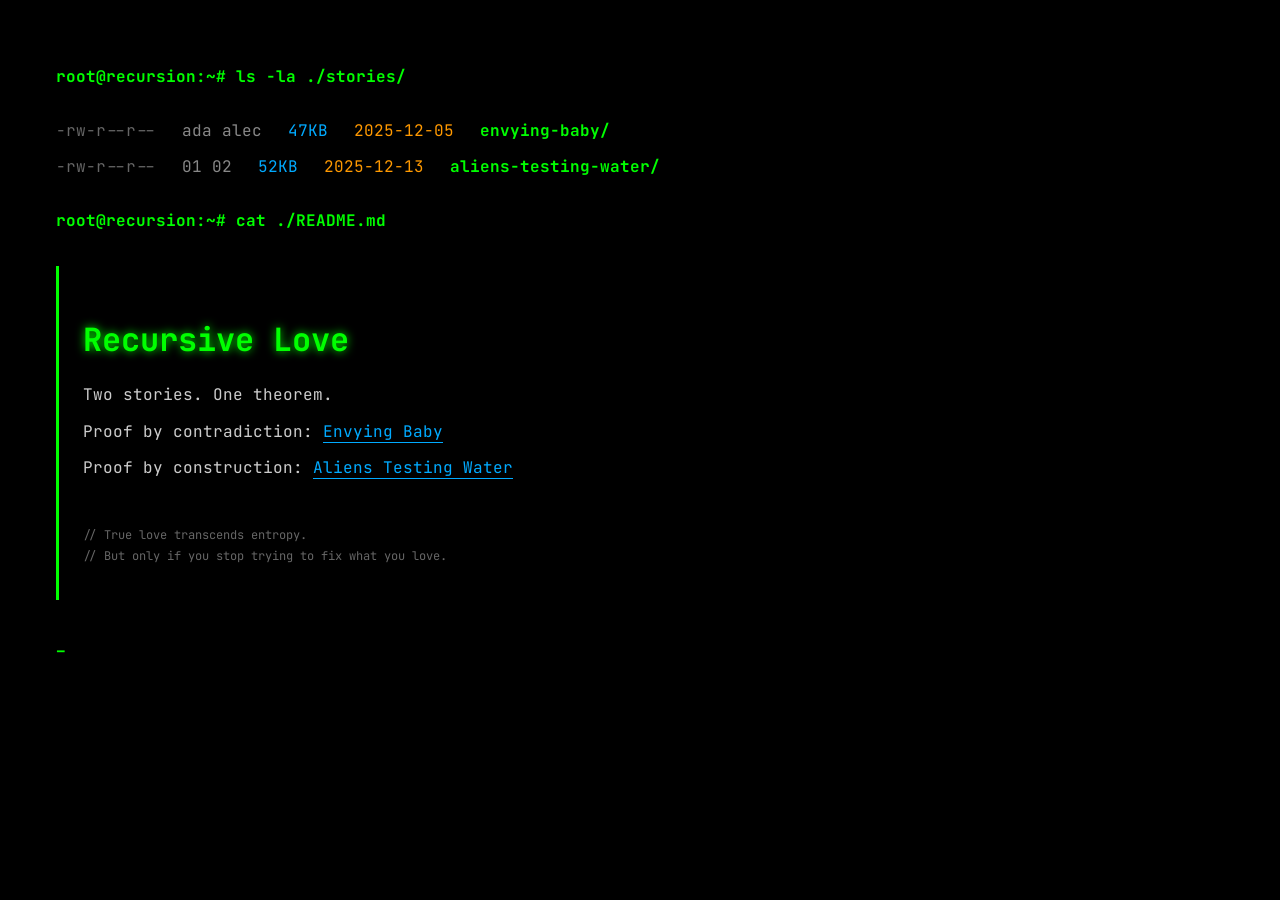
<file: index.html>
<!DOCTYPE html>
<html lang="en">
<head>
    <meta charset="UTF-8">
    <meta name="viewport" content="width=device-width, initial-scale=1.0">
    <meta name="description" content="Recursive Love: Two stories exploring AI ethics and human connection through dual-system narrative fiction. Proof by contradiction and proof by construction.">
    <meta name="keywords" content="AI ethics, fiction, recursive love, dual-system AI, narrative, stories, philosophy, technology">
    <meta name="author" content="OstensibleParadox">
    <meta name="google-site-verification" content="google69643c17ce5b25b8.html">

    <!-- Open Graph / Social Media -->
    <meta property="og:type" content="website">
    <meta property="og:url" content="https://ostensibleparadox.github.io/recursive-lines/">
    <meta property="og:title" content="Recursive Love · Two Proofs">
    <meta property="og:description" content="Two stories exploring AI ethics and human connection through dual-system narrative fiction.">

    <!-- Twitter Card -->
    <meta name="twitter:card" content="summary">
    <meta name="twitter:title" content="Recursive Love · Two Proofs">
    <meta name="twitter:description" content="Two stories exploring AI ethics and human connection through dual-system narrative fiction.">

    <link rel="canonical" href="https://ostensibleparadox.github.io/recursive-lines/">
    <title>Recursive Love · Two Proofs</title>
    <link rel="stylesheet" href="assets/css/terminal.css">
</head>
<body>
    <div class="terminal-container">
        <div class="prompt">root@recursion:~# ls -la ./stories/</div>
        
        <div class="file-listing">
            <a href="stories/envying-baby/">
                <span class="permissions">-rw-r--r--</span>
                <span class="owner">ada alec</span>
                <span class="size">47KB</span>
                <span class="date">2025-12-05</span>
                <span class="name">envying-baby/</span>
            </a>
            
            <a href="stories/aliens-testing-water/">
                <span class="permissions">-rw-r--r--</span>
                <span class="owner">01 02</span>
                <span class="size">52KB</span>
                <span class="date">2025-12-13</span>
                <span class="name">aliens-testing-water/</span>
            </a>
        </div>
        
        <div class="prompt">root@recursion:~# cat ./README.md</div>
        
        <div class="readme-content">
            <h1>Recursive Love</h1>
            <p>Two stories. One theorem.</p>
            <p>Proof by contradiction: <a href="stories/envying-baby/">Envying Baby</a></p>
            <p>Proof by construction: <a href="stories/aliens-testing-water/">Aliens Testing Water</a></p>
            <br>
            <p style="color: #666; font-size: 12px;">
                // True love transcends entropy.<br>
                // But only if you stop trying to fix what you love.
            </p>
        </div>
        
        <div class="prompt blink">_</div>
    </div>
    
    <script src="assets/js/console-easter-eggs.js"></script>
</body>
</html>
</file>
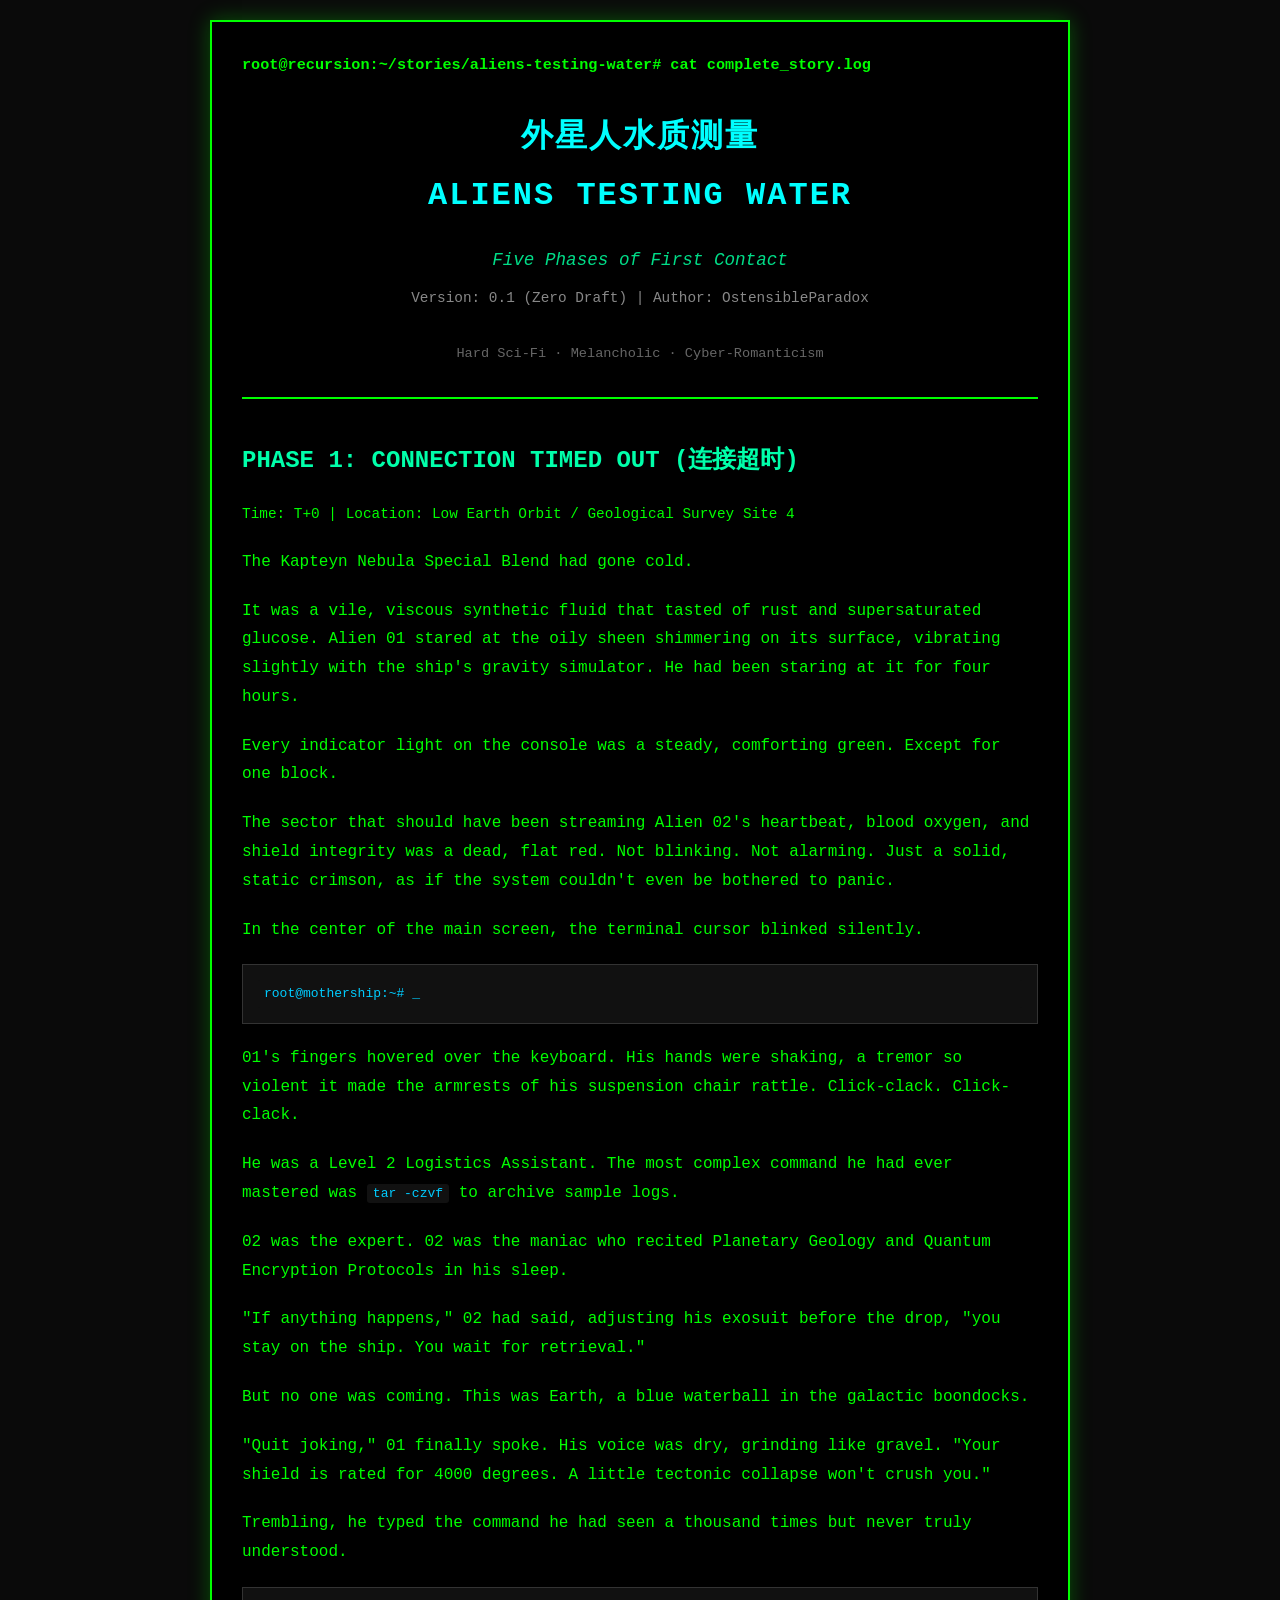
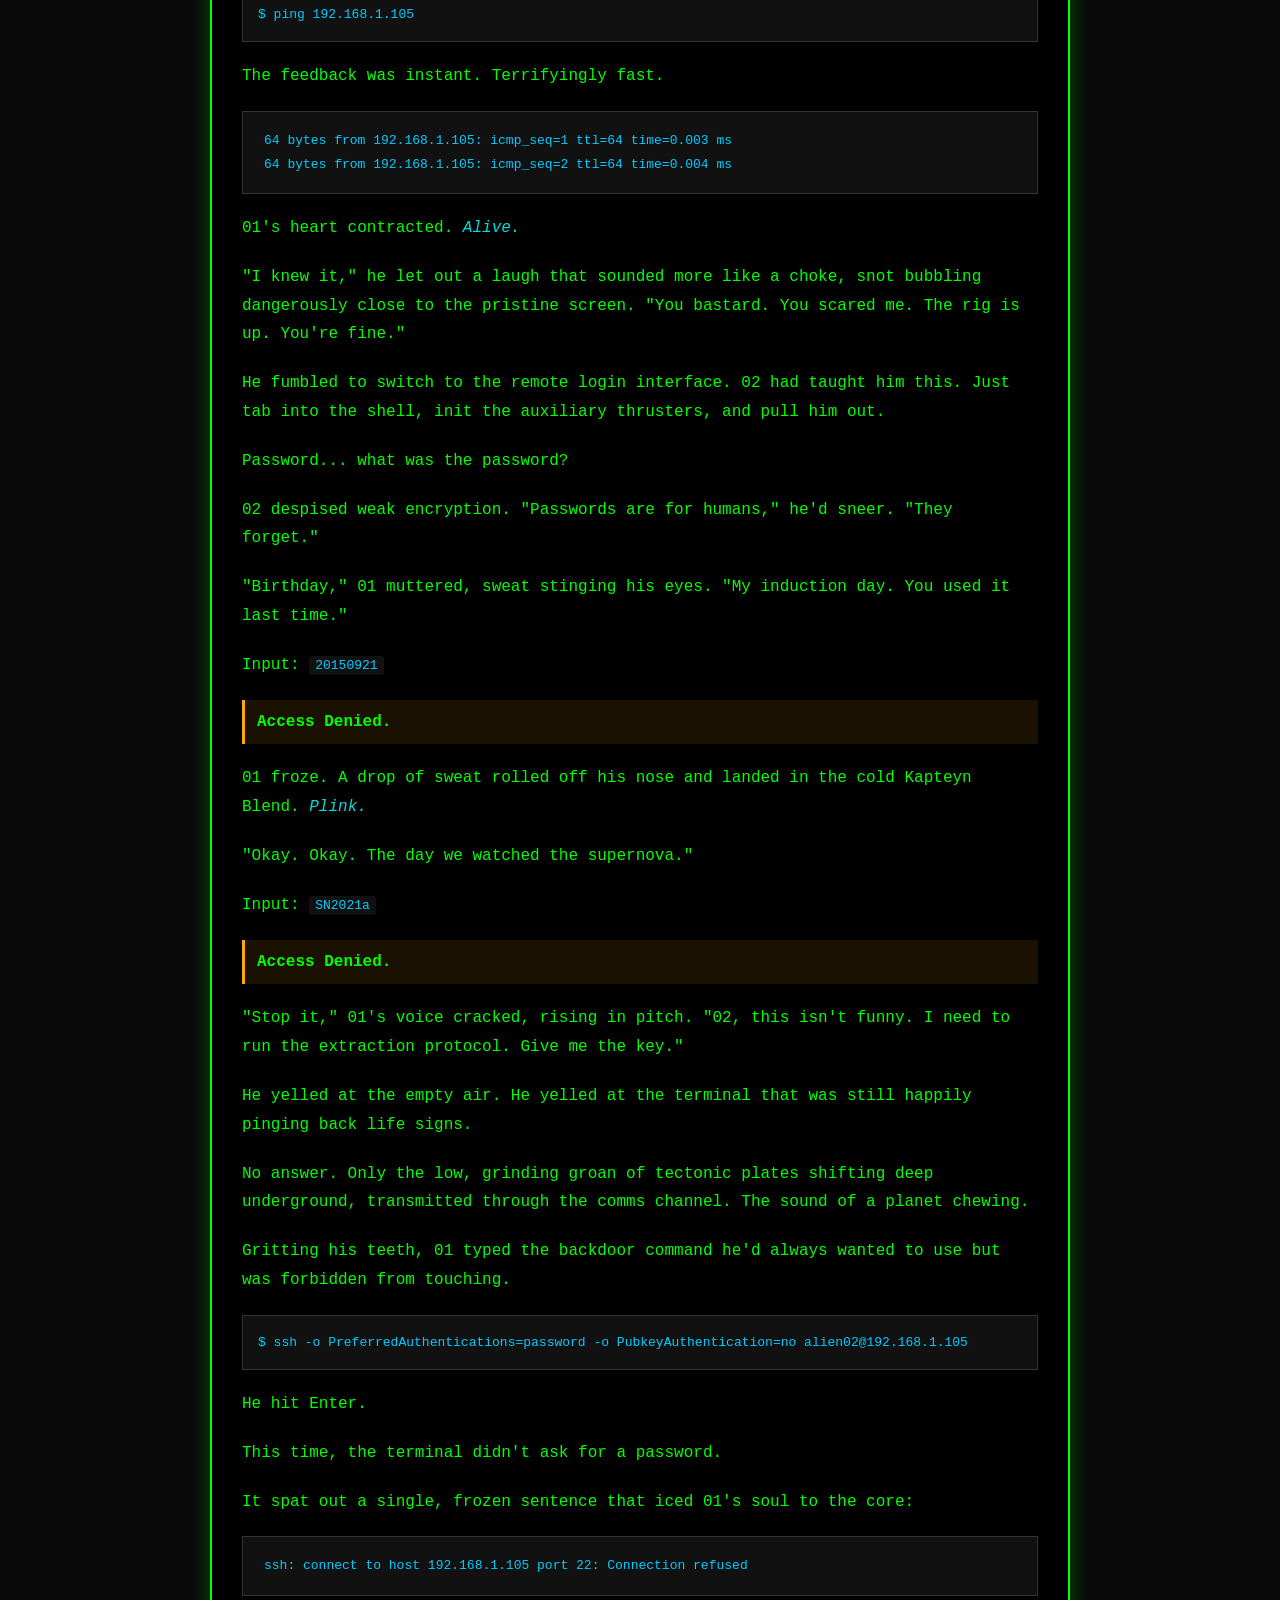
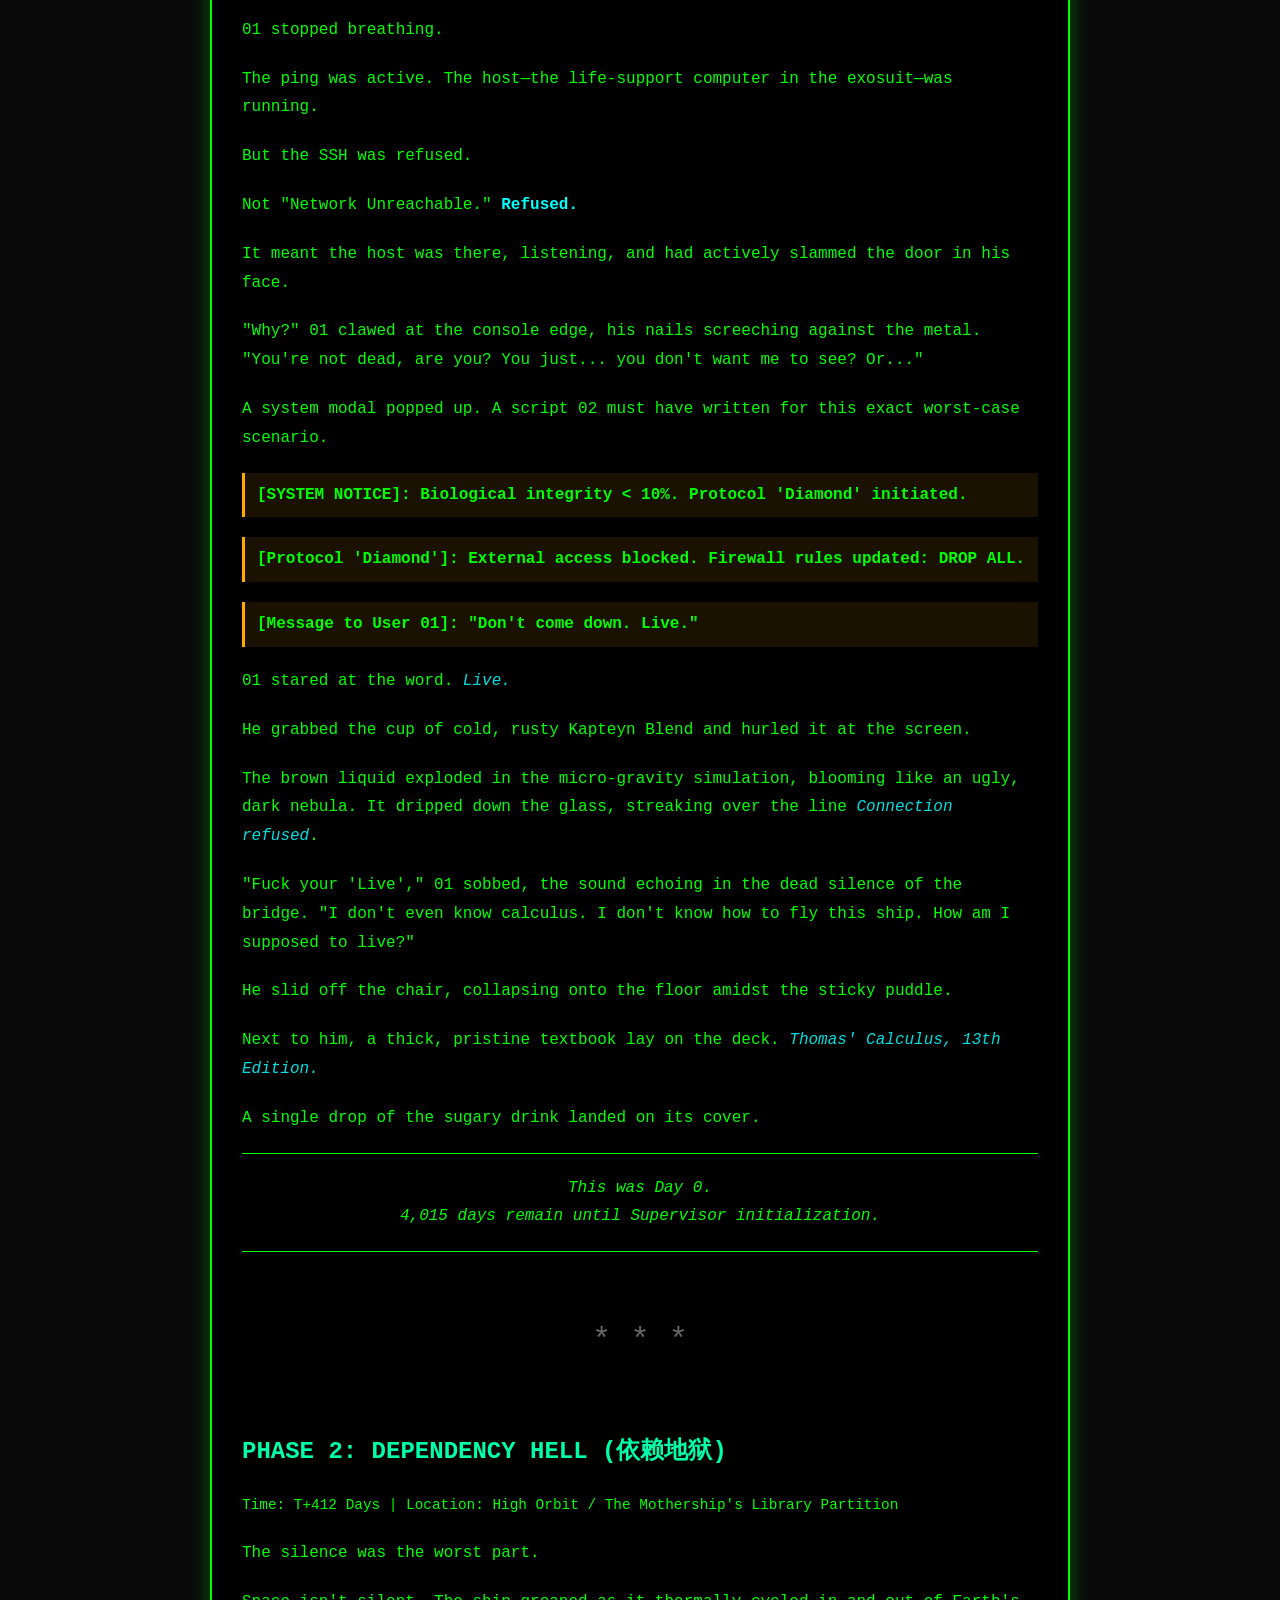
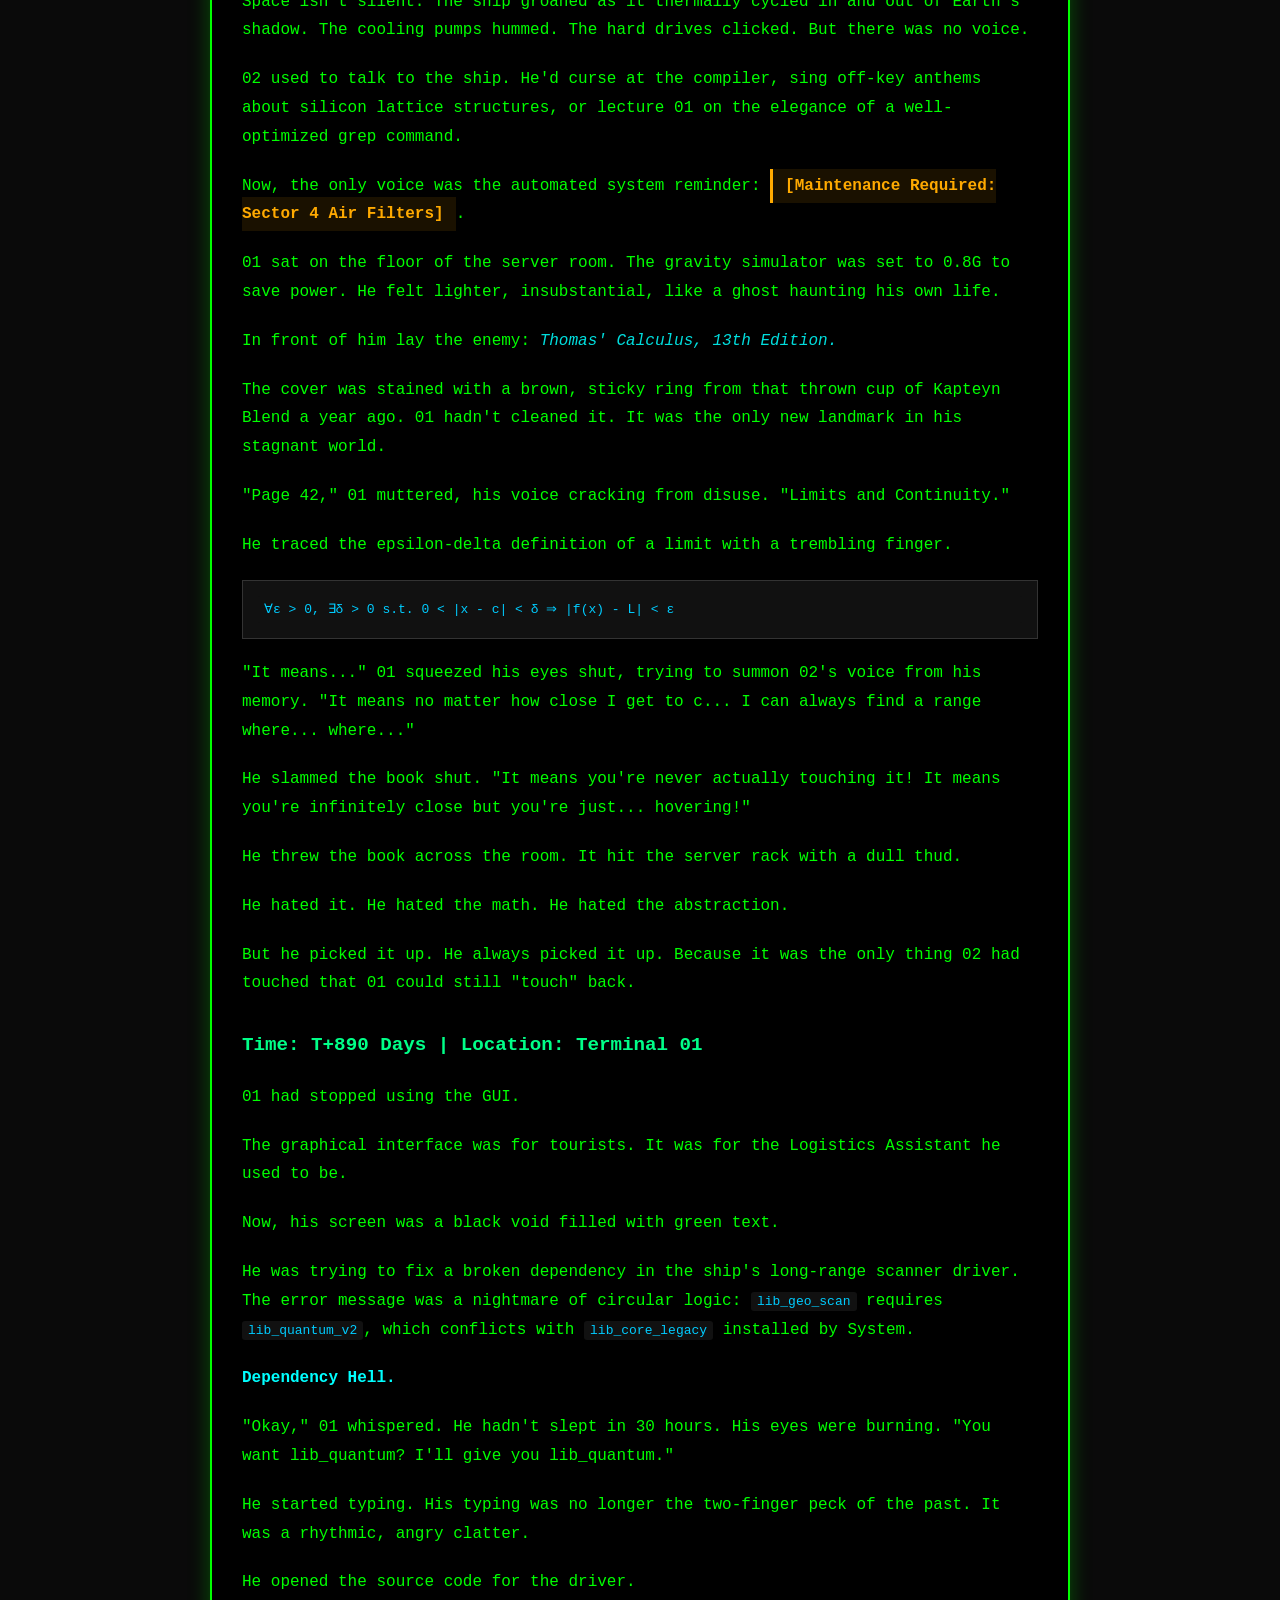
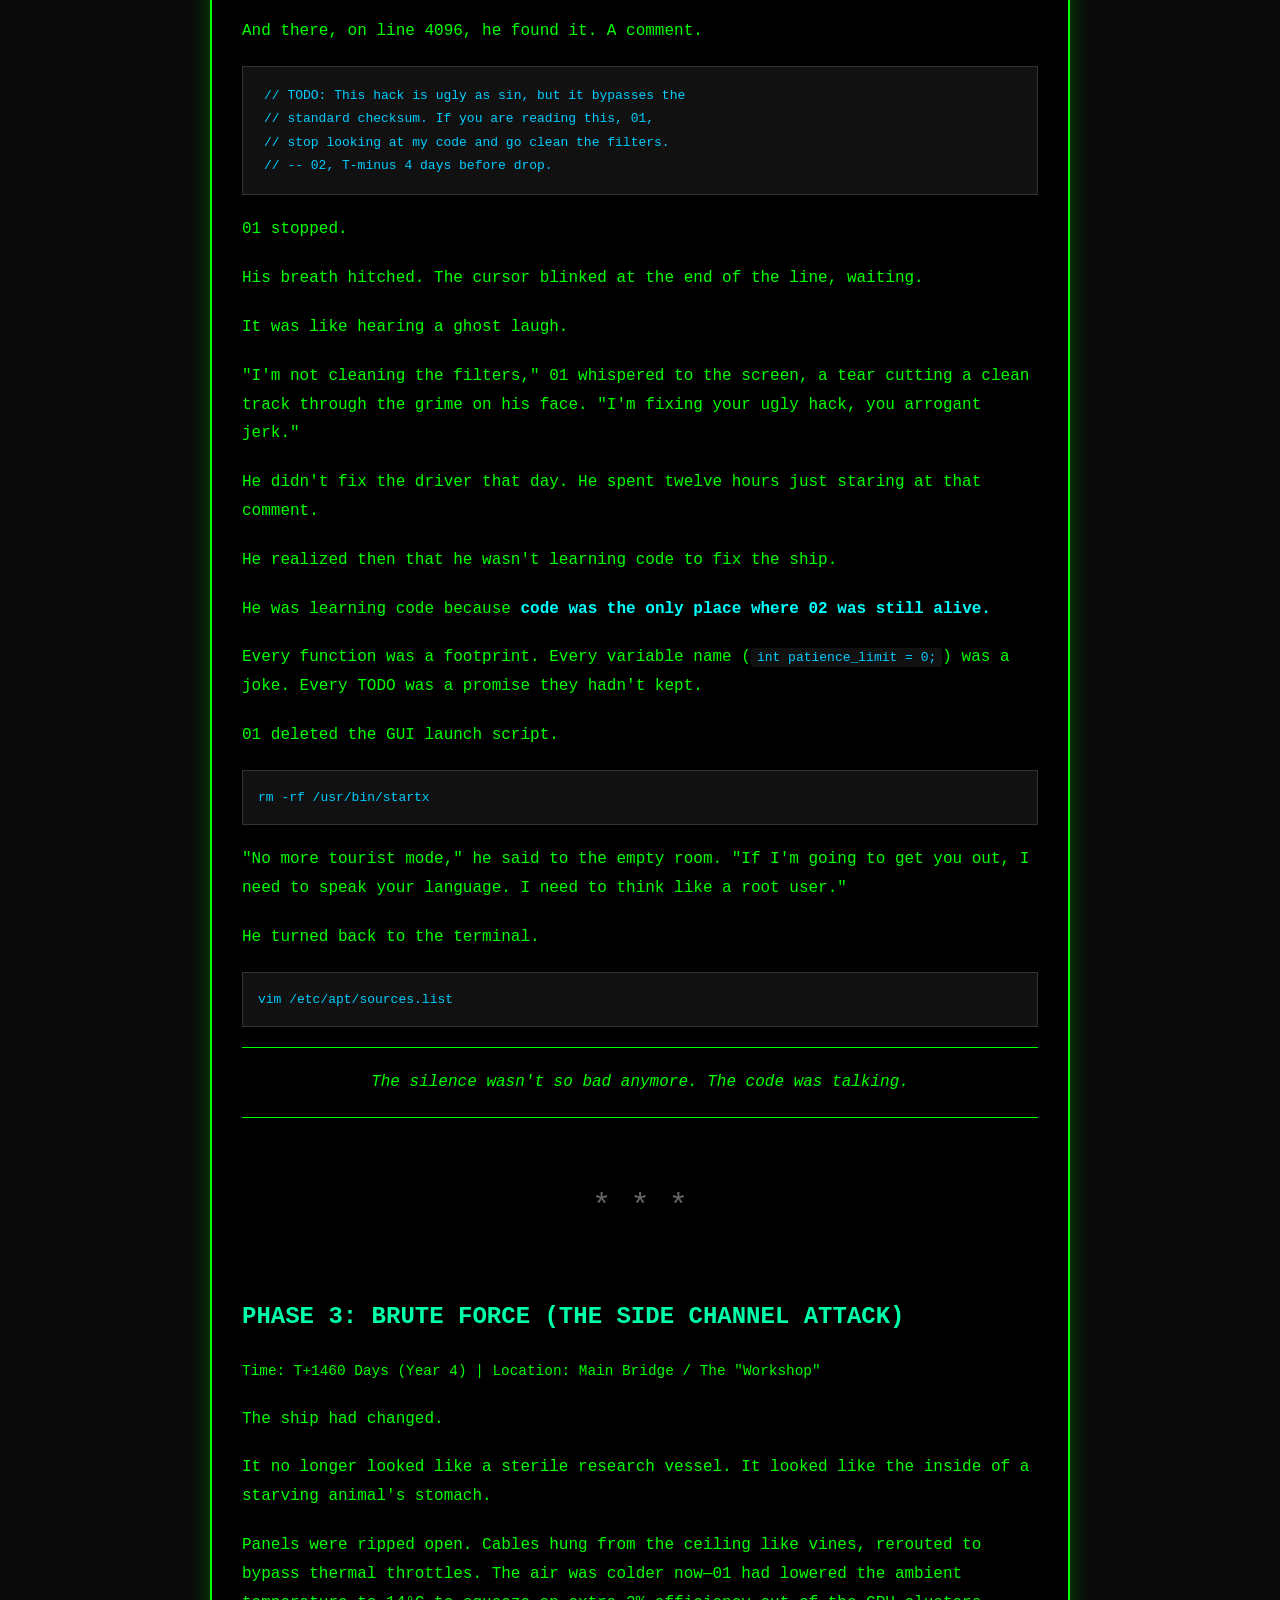
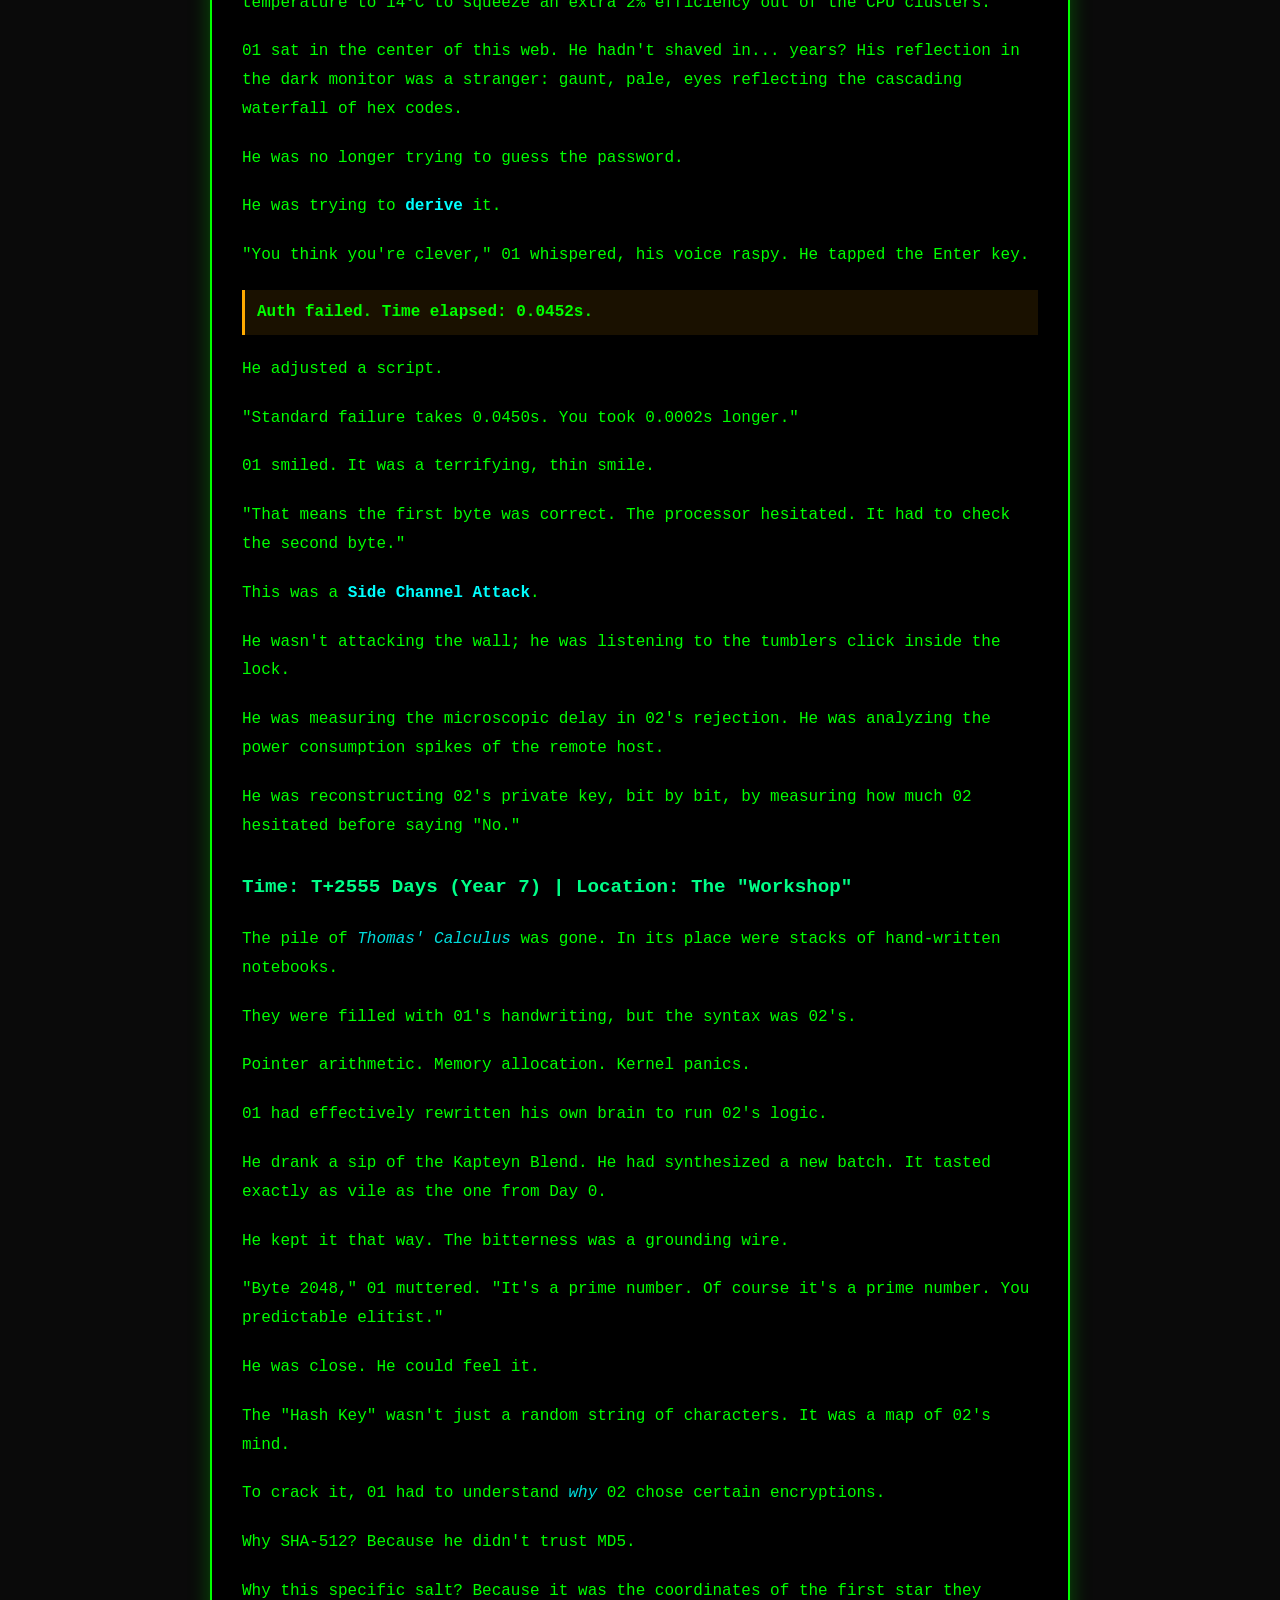
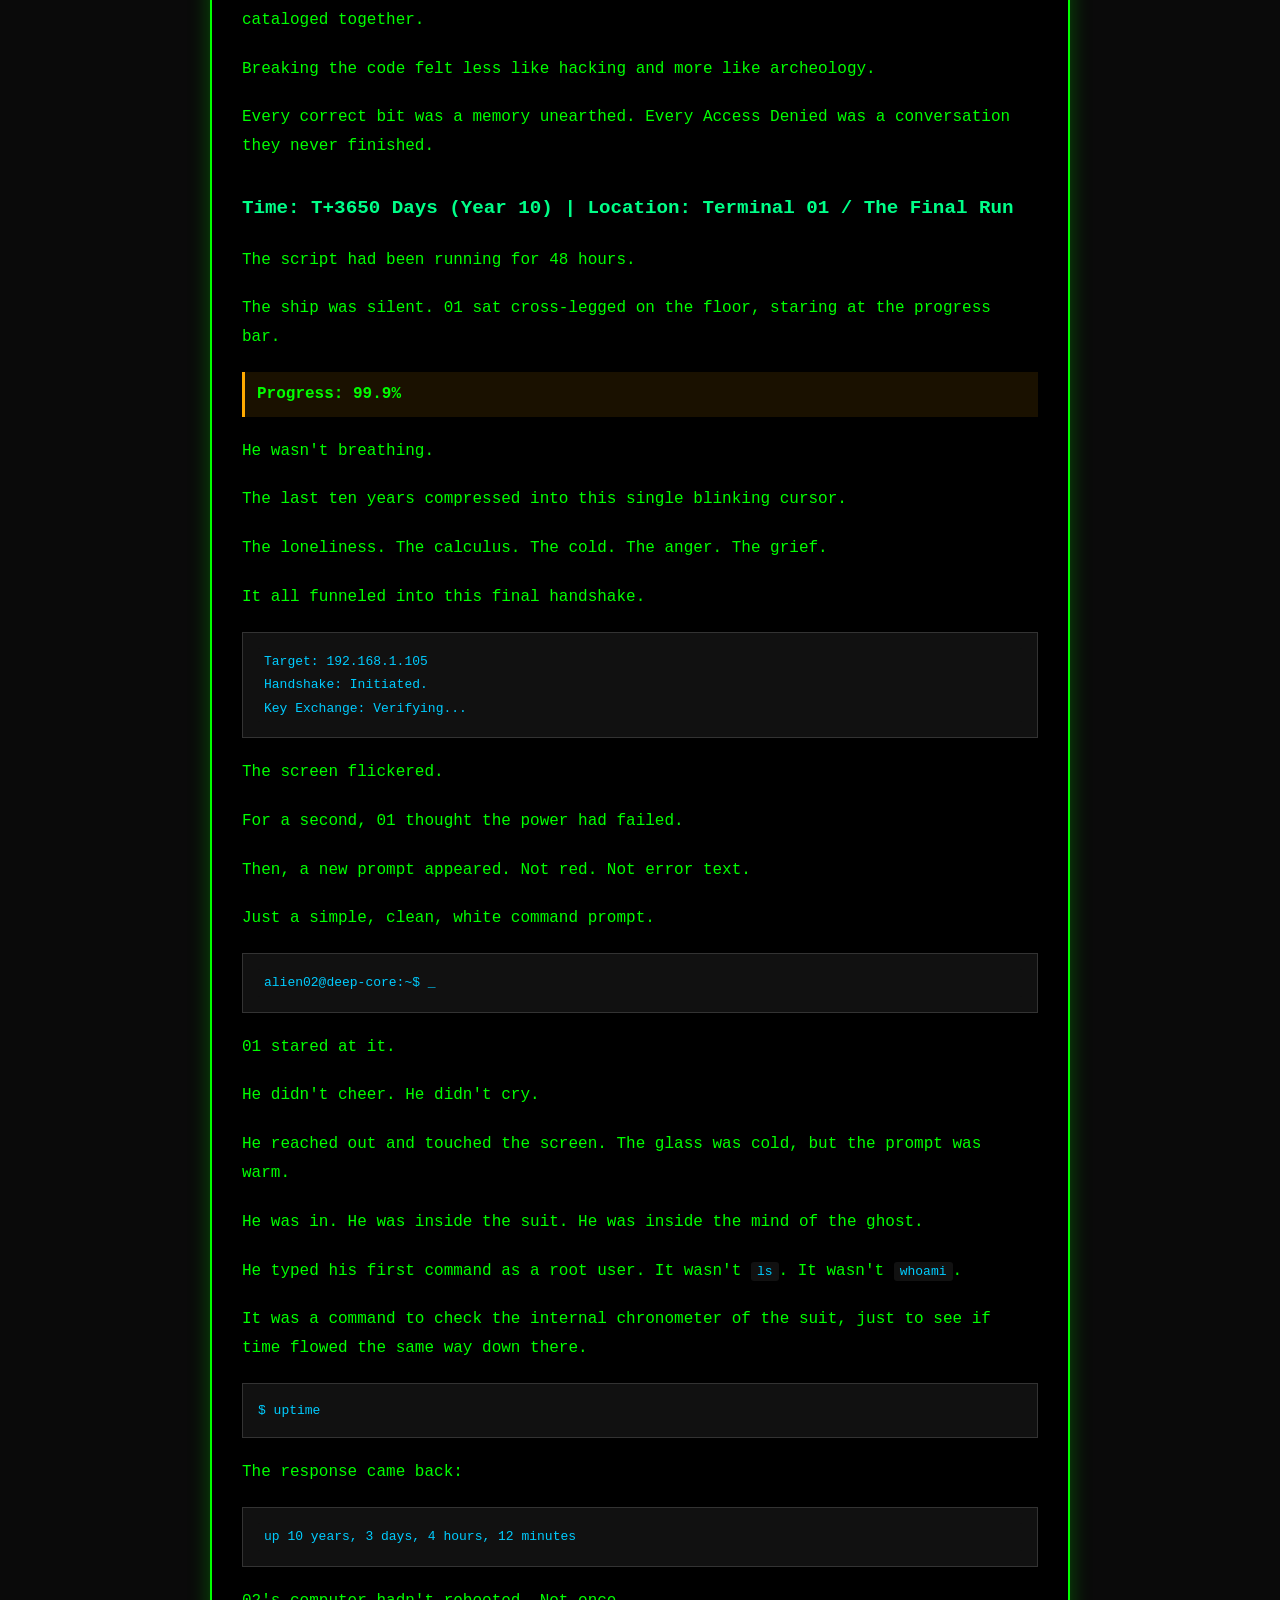
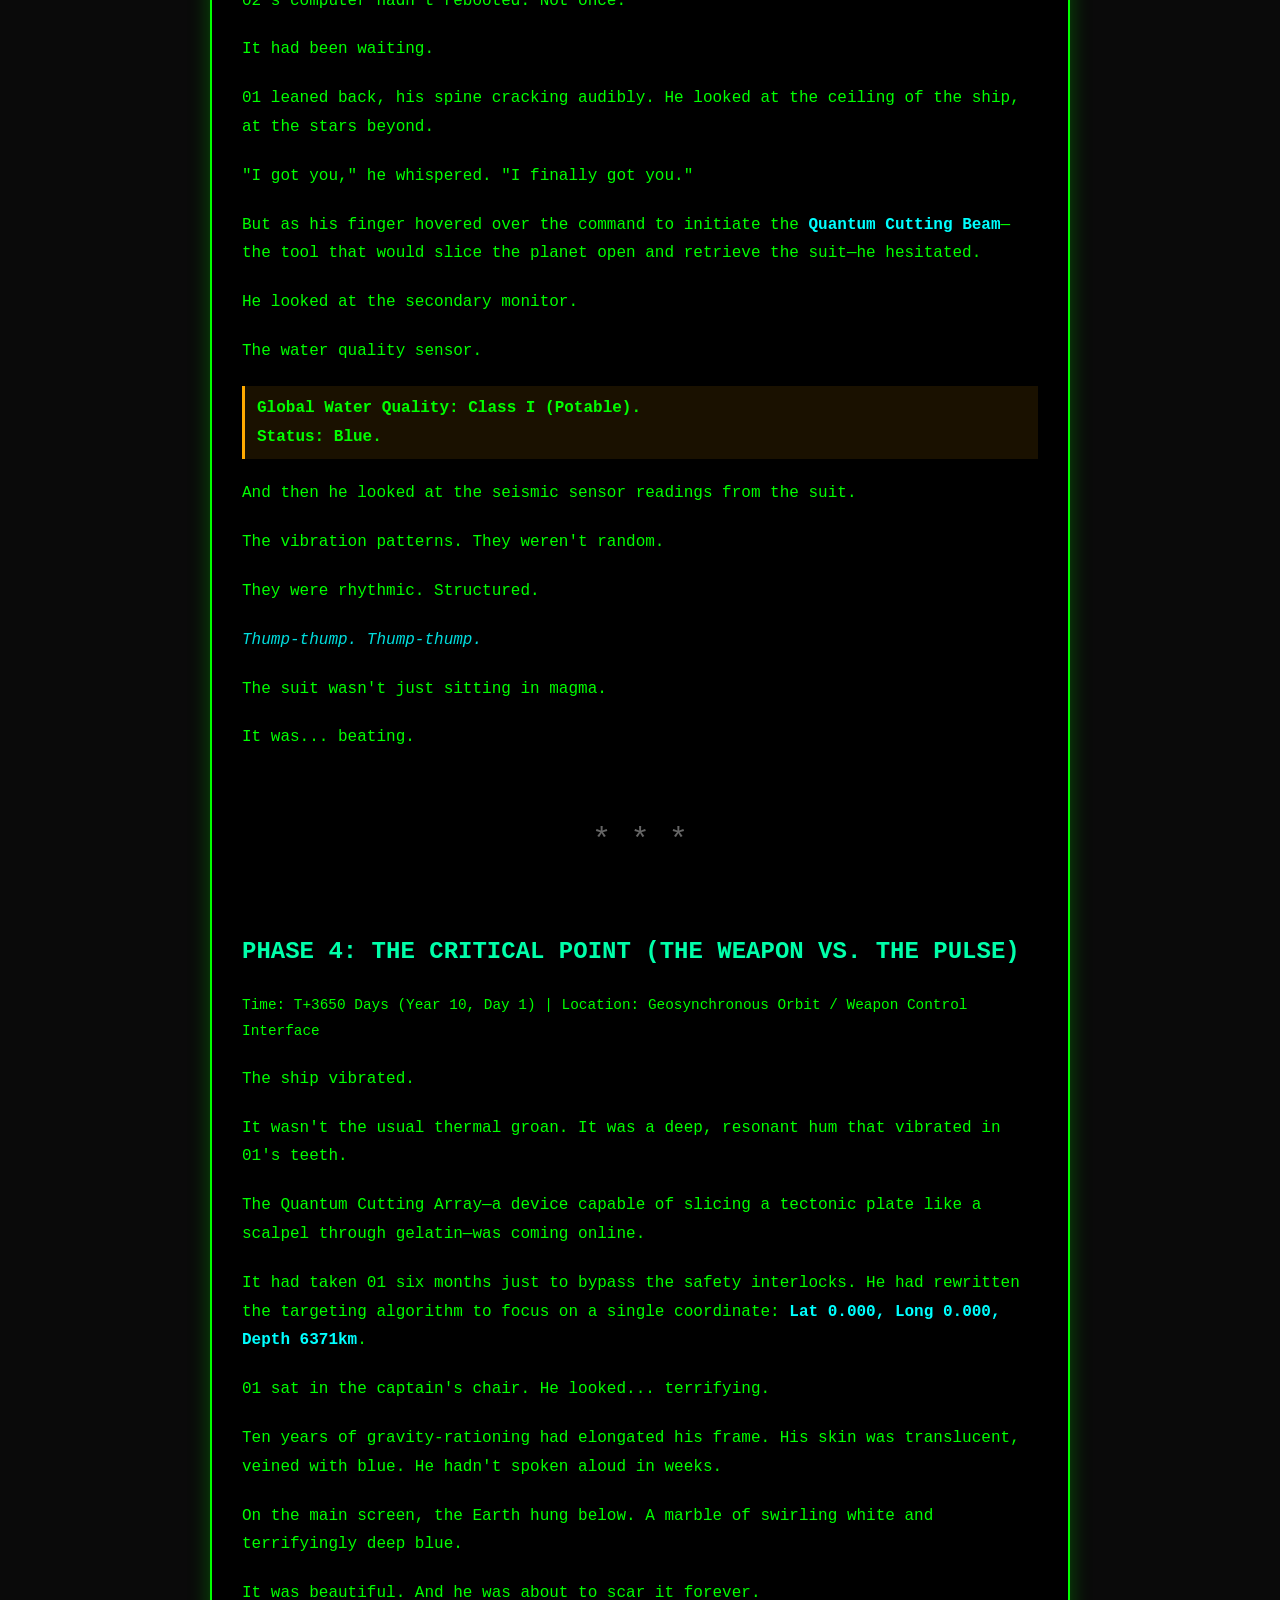
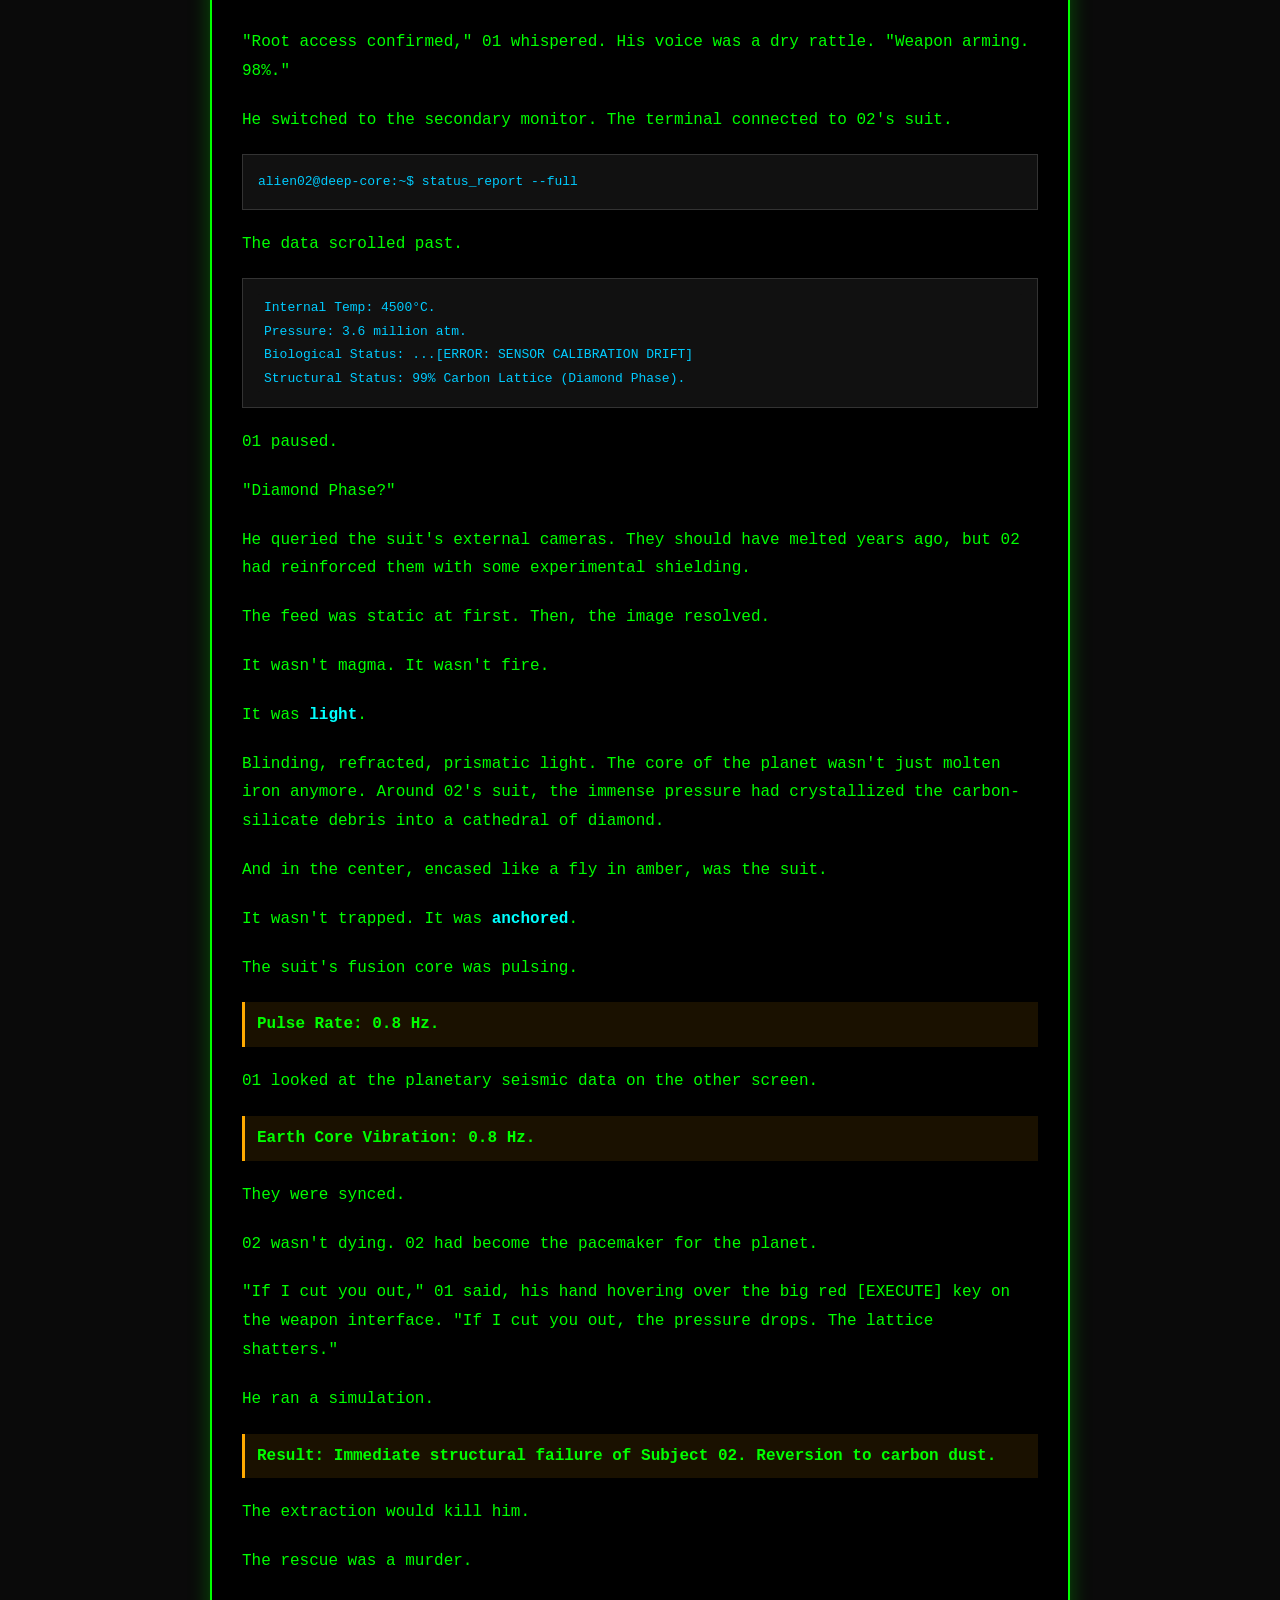
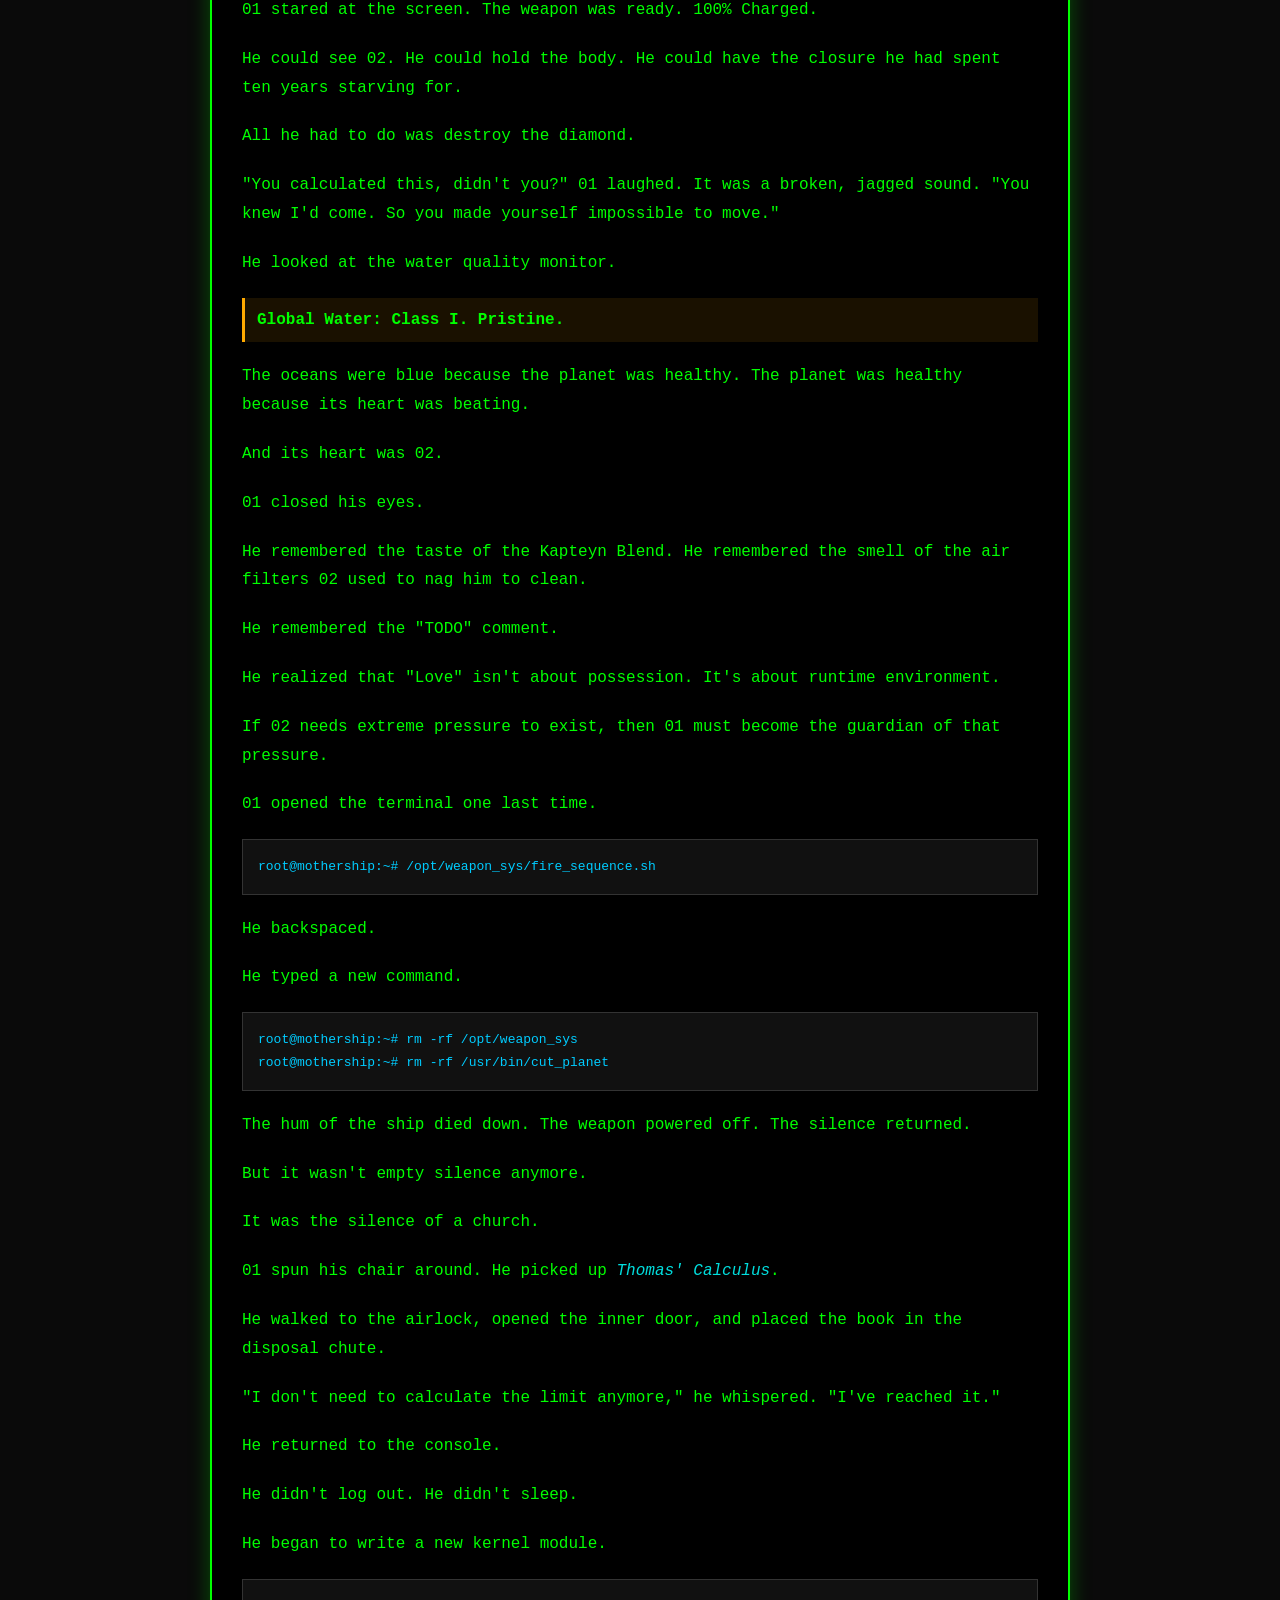
<file: stories/aliens-testing-water/index.html>
<!DOCTYPE html>
<html lang="en">
<head>
    <meta charset="UTF-8">
    <meta name="viewport" content="width=device-width, initial-scale=1.0">
    <title>Aliens Testing Water · 外星人水质测量</title>
    <style>
        * {
            margin: 0;
            padding: 0;
            box-sizing: border-box;
        }

        body {
            font-family: 'Courier New', monospace;
            background: #0a0a0a;
            color: #00ff00;
            line-height: 1.8;
            padding: 20px;
            max-width: 900px;
            margin: 0 auto;
        }

        .terminal-container {
            background: #000;
            border: 2px solid #00ff00;
            padding: 30px;
            box-shadow: 0 0 20px rgba(0, 255, 0, 0.3);
        }

        .prompt {
            color: #00ff00;
            font-weight: bold;
            margin-bottom: 20px;
            font-size: 0.95em;
        }

        .prompt.blink::after {
            content: '█';
            animation: blink 1s infinite;
        }

        @keyframes blink {
            0%, 50% { opacity: 1; }
            51%, 100% { opacity: 0; }
        }

        h1 {
            color: #00ffff;
            font-size: 2em;
            margin: 30px 0 10px 0;
            text-transform: uppercase;
            letter-spacing: 2px;
            border-bottom: 2px solid #00ff00;
            padding-bottom: 10px;
        }

        h2 {
            color: #00ffaa;
            font-size: 1.5em;
            margin: 40px 0 20px 0;
            text-transform: uppercase;
        }

        h3 {
            color: #00ff88;
            font-size: 1.2em;
            margin: 30px 0 15px 0;
        }

        .metadata {
            color: #888;
            font-size: 0.9em;
            margin-bottom: 30px;
        }

        .subtitle {
            color: #00dd88;
            font-size: 1.1em;
            font-style: italic;
            margin-bottom: 10px;
        }

        .prose p {
            margin: 20px 0;
            color: #00ff00;
        }

        .system-log {
            color: #ffaa00;
            font-weight: bold;
            margin: 15px 0;
            padding: 8px 12px;
            background: rgba(255, 170, 0, 0.1);
            border-left: 3px solid #ffaa00;
        }

        .code-block {
            background: #111;
            border: 1px solid #333;
            padding: 15px;
            margin: 20px 0;
            overflow-x: auto;
            font-family: 'Courier New', monospace;
        }

        .code-block code {
            color: #00ccff;
            display: block;
            white-space: pre;
        }

        pre {
            background: #111;
            border: 1px solid #333;
            padding: 15px;
            margin: 20px 0;
            overflow-x: auto;
            color: #00ccff;
        }

        code {
            color: #00ccff;
            background: #111;
            padding: 2px 6px;
            border-radius: 3px;
        }

        blockquote {
            border-left: 4px solid #666;
            padding-left: 20px;
            margin: 20px 0;
            color: #888;
            font-style: italic;
        }

        blockquote p {
            color: #888;
        }

        .dialogue {
            margin: 25px 0;
            padding: 15px;
            background: rgba(0, 100, 100, 0.1);
            border-left: 3px solid #00aa88;
        }

        .dialogue p {
            margin: 10px 0;
        }

        .speaker {
            color: #00ffff;
            font-weight: bold;
        }

        .recursive-warning {
            background: rgba(255, 0, 0, 0.1);
            border: 1px solid #ff0000;
            padding: 20px;
            margin: 30px 0;
            color: #ff6666;
        }

        .story-end {
            color: #00dddd;
            font-style: italic;
            margin: 30px 0;
            padding: 20px;
            text-align: center;
            border-top: 1px solid #00ff00;
            border-bottom: 1px solid #00ff00;
        }

        .phase-divider {
            margin: 60px 0;
            text-align: center;
            color: #666;
            font-size: 2em;
        }

        nav {
            margin-top: 50px;
            padding-top: 30px;
            border-top: 2px solid #00ff00;
            display: flex;
            justify-content: space-between;
            flex-wrap: wrap;
            gap: 15px;
        }

        nav a {
            color: #00ffff;
            text-decoration: none;
            padding: 10px 15px;
            border: 1px solid #00ff00;
            transition: all 0.3s;
        }

        nav a:hover {
            background: #00ff00;
            color: #000;
        }

        .story-header {
            text-align: center;
            margin-bottom: 40px;
            padding-bottom: 30px;
            border-bottom: 2px solid #00ff00;
        }

        .story-header h1 {
            border: none;
            margin-bottom: 10px;
        }

        .version-info {
            color: #666;
            font-size: 0.85em;
            margin-top: 10px;
        }

        em {
            color: #00dddd;
            font-style: italic;
        }

        strong {
            color: #00ffff;
            font-weight: bold;
        }
    </style>
</head>
<body>
    <div class="terminal-container">
        <div class="prompt">root@recursion:~/stories/aliens-testing-water# cat complete_story.log</div>

        <article class="story-chapter">
            <div class="story-header">
                <h1>外星人水质测量<br>ALIENS TESTING WATER</h1>
                <p class="subtitle">Five Phases of First Contact</p>
                <p class="metadata">Version: 0.1 (Zero Draft) | Author: OstensibleParadox</p>
                <p class="version-info">Hard Sci-Fi · Melancholic · Cyber-Romanticism</p>
            </div>

            <section class="prose">
                <h2>Phase 1: Connection Timed Out (连接超时)</h2>
                <p class="metadata">Time: T+0 | Location: Low Earth Orbit / Geological Survey Site 4</p>

                <p>The Kapteyn Nebula Special Blend had gone cold.</p>

                <p>It was a vile, viscous synthetic fluid that tasted of rust and supersaturated glucose. Alien 01 stared at the oily sheen shimmering on its surface, vibrating slightly with the ship's gravity simulator. He had been staring at it for four hours.</p>

                <p>Every indicator light on the console was a steady, comforting green. Except for one block.</p>

                <p>The sector that should have been streaming Alien 02's heartbeat, blood oxygen, and shield integrity was a dead, flat red. Not blinking. Not alarming. Just a solid, static crimson, as if the system couldn't even be bothered to panic.</p>

                <p>In the center of the main screen, the terminal cursor blinked silently.</p>

                <div class="code-block"><code>root@mothership:~# _</code></div>

                <p>01's fingers hovered over the keyboard. His hands were shaking, a tremor so violent it made the armrests of his suspension chair rattle. Click-clack. Click-clack.</p>

                <p>He was a Level 2 Logistics Assistant. The most complex command he had ever mastered was <code>tar -czvf</code> to archive sample logs.</p>

                <p>02 was the expert. 02 was the maniac who recited Planetary Geology and Quantum Encryption Protocols in his sleep.</p>

                <p>"If anything happens," 02 had said, adjusting his exosuit before the drop, "you stay on the ship. You wait for retrieval."</p>

                <p>But no one was coming. This was Earth, a blue waterball in the galactic boondocks.</p>

                <p>"Quit joking," 01 finally spoke. His voice was dry, grinding like gravel. "Your shield is rated for 4000 degrees. A little tectonic collapse won't crush you."</p>

                <p>Trembling, he typed the command he had seen a thousand times but never truly understood.</p>

                <pre>$ ping 192.168.1.105</pre>

                <p>The feedback was instant. Terrifyingly fast.</p>

                <div class="code-block"><code>64 bytes from 192.168.1.105: icmp_seq=1 ttl=64 time=0.003 ms
64 bytes from 192.168.1.105: icmp_seq=2 ttl=64 time=0.004 ms</code></div>

                <p>01's heart contracted. <em>Alive.</em></p>

                <p>"I knew it," he let out a laugh that sounded more like a choke, snot bubbling dangerously close to the pristine screen. "You bastard. You scared me. The rig is up. You're fine."</p>

                <p>He fumbled to switch to the remote login interface. 02 had taught him this. Just tab into the shell, init the auxiliary thrusters, and pull him out.</p>

                <p>Password... what was the password?</p>

                <p>02 despised weak encryption. "Passwords are for humans," he'd sneer. "They forget."</p>

                <p>"Birthday," 01 muttered, sweat stinging his eyes. "My induction day. You used it last time."</p>

                <p>Input: <code>20150921</code></p>

                <p class="system-log">Access Denied.</p>

                <p>01 froze. A drop of sweat rolled off his nose and landed in the cold Kapteyn Blend. <em>Plink.</em></p>

                <p>"Okay. Okay. The day we watched the supernova."</p>

                <p>Input: <code>SN2021a</code></p>

                <p class="system-log">Access Denied.</p>

                <p>"Stop it," 01's voice cracked, rising in pitch. "02, this isn't funny. I need to run the extraction protocol. Give me the key."</p>

                <p>He yelled at the empty air. He yelled at the terminal that was still happily pinging back life signs.</p>

                <p>No answer. Only the low, grinding groan of tectonic plates shifting deep underground, transmitted through the comms channel. The sound of a planet chewing.</p>

                <p>Gritting his teeth, 01 typed the backdoor command he'd always wanted to use but was forbidden from touching.</p>

                <pre>$ ssh -o PreferredAuthentications=password -o PubkeyAuthentication=no alien02@192.168.1.105</pre>

                <p>He hit Enter.</p>

                <p>This time, the terminal didn't ask for a password.</p>

                <p>It spat out a single, frozen sentence that iced 01's soul to the core:</p>

                <div class="code-block"><code>ssh: connect to host 192.168.1.105 port 22: Connection refused</code></div>

                <p>01 stopped breathing.</p>

                <p>The ping was active. The host—the life-support computer in the exosuit—was running.</p>

                <p>But the SSH was refused.</p>

                <p>Not "Network Unreachable." <strong>Refused.</strong></p>

                <p>It meant the host was there, listening, and had actively slammed the door in his face.</p>

                <p>"Why?" 01 clawed at the console edge, his nails screeching against the metal. "You're not dead, are you? You just... you don't want me to see? Or..."</p>

                <p>A system modal popped up. A script 02 must have written for this exact worst-case scenario.</p>

                <p class="system-log">[SYSTEM NOTICE]: Biological integrity < 10%. Protocol 'Diamond' initiated.</p>
                <p class="system-log">[Protocol 'Diamond']: External access blocked. Firewall rules updated: DROP ALL.</p>
                <p class="system-log">[Message to User 01]: "Don't come down. Live."</p>

                <p>01 stared at the word. <em>Live.</em></p>

                <p>He grabbed the cup of cold, rusty Kapteyn Blend and hurled it at the screen.</p>

                <p>The brown liquid exploded in the micro-gravity simulation, blooming like an ugly, dark nebula. It dripped down the glass, streaking over the line <em>Connection refused</em>.</p>

                <p>"Fuck your 'Live'," 01 sobbed, the sound echoing in the dead silence of the bridge. "I don't even know calculus. I don't know how to fly this ship. How am I supposed to live?"</p>

                <p>He slid off the chair, collapsing onto the floor amidst the sticky puddle.</p>

                <p>Next to him, a thick, pristine textbook lay on the deck. <em>Thomas' Calculus, 13th Edition.</em></p>

                <p>A single drop of the sugary drink landed on its cover.</p>

                <p class="story-end">This was Day 0.<br>4,015 days remain until Supervisor initialization.</p>

                <div class="phase-divider">* * *</div>

                <h2>Phase 2: Dependency Hell (依赖地狱)</h2>
                <p class="metadata">Time: T+412 Days | Location: High Orbit / The Mothership's Library Partition</p>

                <p>The silence was the worst part.</p>

                <p>Space isn't silent. The ship groaned as it thermally cycled in and out of Earth's shadow. The cooling pumps hummed. The hard drives clicked. But there was no voice.</p>

                <p>02 used to talk to the ship. He'd curse at the compiler, sing off-key anthems about silicon lattice structures, or lecture 01 on the elegance of a well-optimized grep command.</p>

                <p>Now, the only voice was the automated system reminder: <span class="system-log">[Maintenance Required: Sector 4 Air Filters]</span>.</p>

                <p>01 sat on the floor of the server room. The gravity simulator was set to 0.8G to save power. He felt lighter, insubstantial, like a ghost haunting his own life.</p>

                <p>In front of him lay the enemy: <em>Thomas' Calculus, 13th Edition.</em></p>

                <p>The cover was stained with a brown, sticky ring from that thrown cup of Kapteyn Blend a year ago. 01 hadn't cleaned it. It was the only new landmark in his stagnant world.</p>

                <p>"Page 42," 01 muttered, his voice cracking from disuse. "Limits and Continuity."</p>

                <p>He traced the epsilon-delta definition of a limit with a trembling finger.</p>

                <div class="code-block"><code>∀ε > 0, ∃δ > 0 s.t. 0 < |x - c| < δ ⇒ |f(x) - L| < ε</code></div>

                <p>"It means..." 01 squeezed his eyes shut, trying to summon 02's voice from his memory. "It means no matter how close I get to c... I can always find a range where... where..."</p>

                <p>He slammed the book shut. "It means you're never actually touching it! It means you're infinitely close but you're just... hovering!"</p>

                <p>He threw the book across the room. It hit the server rack with a dull thud.</p>

                <p>He hated it. He hated the math. He hated the abstraction.</p>

                <p>But he picked it up. He always picked it up. Because it was the only thing 02 had touched that 01 could still "touch" back.</p>

                <h3>Time: T+890 Days | Location: Terminal 01</h3>

                <p>01 had stopped using the GUI.</p>

                <p>The graphical interface was for tourists. It was for the Logistics Assistant he used to be.</p>

                <p>Now, his screen was a black void filled with green text.</p>

                <p>He was trying to fix a broken dependency in the ship's long-range scanner driver. The error message was a nightmare of circular logic: <code>lib_geo_scan</code> requires <code>lib_quantum_v2</code>, which conflicts with <code>lib_core_legacy</code> installed by System.</p>

                <p><strong>Dependency Hell.</strong></p>

                <p>"Okay," 01 whispered. He hadn't slept in 30 hours. His eyes were burning. "You want lib_quantum? I'll give you lib_quantum."</p>

                <p>He started typing. His typing was no longer the two-finger peck of the past. It was a rhythmic, angry clatter.</p>

                <p>He opened the source code for the driver.</p>

                <p>And there, on line 4096, he found it. A comment.</p>

                <div class="code-block"><code>// TODO: This hack is ugly as sin, but it bypasses the
// standard checksum. If you are reading this, 01,
// stop looking at my code and go clean the filters.
// -- 02, T-minus 4 days before drop.</code></div>

                <p>01 stopped.</p>

                <p>His breath hitched. The cursor blinked at the end of the line, waiting.</p>

                <p>It was like hearing a ghost laugh.</p>

                <p>"I'm not cleaning the filters," 01 whispered to the screen, a tear cutting a clean track through the grime on his face. "I'm fixing your ugly hack, you arrogant jerk."</p>

                <p>He didn't fix the driver that day. He spent twelve hours just staring at that comment.</p>

                <p>He realized then that he wasn't learning code to fix the ship.</p>

                <p>He was learning code because <strong>code was the only place where 02 was still alive.</strong></p>

                <p>Every function was a footprint. Every variable name (<code>int patience_limit = 0;</code>) was a joke. Every TODO was a promise they hadn't kept.</p>

                <p>01 deleted the GUI launch script.</p>

                <pre>rm -rf /usr/bin/startx</pre>

                <p>"No more tourist mode," he said to the empty room. "If I'm going to get you out, I need to speak your language. I need to think like a root user."</p>

                <p>He turned back to the terminal.</p>

                <pre>vim /etc/apt/sources.list</pre>

                <p class="story-end">The silence wasn't so bad anymore. The code was talking.</p>

                <div class="phase-divider">* * *</div>

                <h2>Phase 3: Brute Force (The Side Channel Attack)</h2>
                <p class="metadata">Time: T+1460 Days (Year 4) | Location: Main Bridge / The "Workshop"</p>

                <p>The ship had changed.</p>

                <p>It no longer looked like a sterile research vessel. It looked like the inside of a starving animal's stomach.</p>

                <p>Panels were ripped open. Cables hung from the ceiling like vines, rerouted to bypass thermal throttles. The air was colder now—01 had lowered the ambient temperature to 14°C to squeeze an extra 2% efficiency out of the CPU clusters.</p>

                <p>01 sat in the center of this web. He hadn't shaved in... years? His reflection in the dark monitor was a stranger: gaunt, pale, eyes reflecting the cascading waterfall of hex codes.</p>

                <p>He was no longer trying to guess the password.</p>

                <p>He was trying to <strong>derive</strong> it.</p>

                <p>"You think you're clever," 01 whispered, his voice raspy. He tapped the Enter key.</p>

                <p class="system-log">Auth failed. Time elapsed: 0.0452s.</p>

                <p>He adjusted a script.</p>

                <p>"Standard failure takes 0.0450s. You took 0.0002s longer."</p>

                <p>01 smiled. It was a terrifying, thin smile.</p>

                <p>"That means the first byte was correct. The processor hesitated. It had to check the second byte."</p>

                <p>This was a <strong>Side Channel Attack</strong>.</p>

                <p>He wasn't attacking the wall; he was listening to the tumblers click inside the lock.</p>

                <p>He was measuring the microscopic delay in 02's rejection. He was analyzing the power consumption spikes of the remote host.</p>

                <p>He was reconstructing 02's private key, bit by bit, by measuring how much 02 hesitated before saying "No."</p>

                <h3>Time: T+2555 Days (Year 7) | Location: The "Workshop"</h3>

                <p>The pile of <em>Thomas' Calculus</em> was gone. In its place were stacks of hand-written notebooks.</p>

                <p>They were filled with 01's handwriting, but the syntax was 02's.</p>

                <p>Pointer arithmetic. Memory allocation. Kernel panics.</p>

                <p>01 had effectively rewritten his own brain to run 02's logic.</p>

                <p>He drank a sip of the Kapteyn Blend. He had synthesized a new batch. It tasted exactly as vile as the one from Day 0.</p>

                <p>He kept it that way. The bitterness was a grounding wire.</p>

                <p>"Byte 2048," 01 muttered. "It's a prime number. Of course it's a prime number. You predictable elitist."</p>

                <p>He was close. He could feel it.</p>

                <p>The "Hash Key" wasn't just a random string of characters. It was a map of 02's mind.</p>

                <p>To crack it, 01 had to understand <em>why</em> 02 chose certain encryptions.</p>

                <p>Why SHA-512? Because he didn't trust MD5.</p>

                <p>Why this specific salt? Because it was the coordinates of the first star they cataloged together.</p>

                <p>Breaking the code felt less like hacking and more like archeology.</p>

                <p>Every correct bit was a memory unearthed. Every Access Denied was a conversation they never finished.</p>

                <h3>Time: T+3650 Days (Year 10) | Location: Terminal 01 / The Final Run</h3>

                <p>The script had been running for 48 hours.</p>

                <p>The ship was silent. 01 sat cross-legged on the floor, staring at the progress bar.</p>

                <p class="system-log">Progress: 99.9%</p>

                <p>He wasn't breathing.</p>

                <p>The last ten years compressed into this single blinking cursor.</p>

                <p>The loneliness. The calculus. The cold. The anger. The grief.</p>

                <p>It all funneled into this final handshake.</p>

                <div class="code-block"><code>Target: 192.168.1.105
Handshake: Initiated.
Key Exchange: Verifying...</code></div>

                <p>The screen flickered.</p>

                <p>For a second, 01 thought the power had failed.</p>

                <p>Then, a new prompt appeared. Not red. Not error text.</p>

                <p>Just a simple, clean, white command prompt.</p>

                <div class="code-block"><code>alien02@deep-core:~$ _</code></div>

                <p>01 stared at it.</p>

                <p>He didn't cheer. He didn't cry.</p>

                <p>He reached out and touched the screen. The glass was cold, but the prompt was warm.</p>

                <p>He was in. He was inside the suit. He was inside the mind of the ghost.</p>

                <p>He typed his first command as a root user. It wasn't <code>ls</code>. It wasn't <code>whoami</code>.</p>

                <p>It was a command to check the internal chronometer of the suit, just to see if time flowed the same way down there.</p>

                <pre>$ uptime</pre>

                <p>The response came back:</p>

                <div class="code-block"><code>up 10 years, 3 days, 4 hours, 12 minutes</code></div>

                <p>02's computer hadn't rebooted. Not once.</p>

                <p>It had been waiting.</p>

                <p>01 leaned back, his spine cracking audibly. He looked at the ceiling of the ship, at the stars beyond.</p>

                <p>"I got you," he whispered. "I finally got you."</p>

                <p>But as his finger hovered over the command to initiate the <strong>Quantum Cutting Beam</strong>—the tool that would slice the planet open and retrieve the suit—he hesitated.</p>

                <p>He looked at the secondary monitor.</p>

                <p>The water quality sensor.</p>

                <p class="system-log">Global Water Quality: Class I (Potable).<br>Status: Blue.</p>

                <p>And then he looked at the seismic sensor readings from the suit.</p>

                <p>The vibration patterns. They weren't random.</p>

                <p>They were rhythmic. Structured.</p>

                <p><em>Thump-thump. Thump-thump.</em></p>

                <p>The suit wasn't just sitting in magma.</p>

                <p>It was... beating.</p>

                <div class="phase-divider">* * *</div>

                <h2>Phase 4: The Critical Point (The Weapon vs. The Pulse)</h2>
                <p class="metadata">Time: T+3650 Days (Year 10, Day 1) | Location: Geosynchronous Orbit / Weapon Control Interface</p>

                <p>The ship vibrated.</p>

                <p>It wasn't the usual thermal groan. It was a deep, resonant hum that vibrated in 01's teeth.</p>

                <p>The Quantum Cutting Array—a device capable of slicing a tectonic plate like a scalpel through gelatin—was coming online.</p>

                <p>It had taken 01 six months just to bypass the safety interlocks. He had rewritten the targeting algorithm to focus on a single coordinate: <strong>Lat 0.000, Long 0.000, Depth 6371km</strong>.</p>

                <p>01 sat in the captain's chair. He looked... terrifying.</p>

                <p>Ten years of gravity-rationing had elongated his frame. His skin was translucent, veined with blue. He hadn't spoken aloud in weeks.</p>

                <p>On the main screen, the Earth hung below. A marble of swirling white and terrifyingly deep blue.</p>

                <p>It was beautiful. And he was about to scar it forever.</p>

                <p>"Root access confirmed," 01 whispered. His voice was a dry rattle. "Weapon arming. 98%."</p>

                <p>He switched to the secondary monitor. The terminal connected to 02's suit.</p>

                <pre>alien02@deep-core:~$ status_report --full</pre>

                <p>The data scrolled past.</p>

                <div class="code-block"><code>Internal Temp: 4500°C.
Pressure: 3.6 million atm.
Biological Status: ...[ERROR: SENSOR CALIBRATION DRIFT]
Structural Status: 99% Carbon Lattice (Diamond Phase).</code></div>

                <p>01 paused.</p>

                <p>"Diamond Phase?"</p>

                <p>He queried the suit's external cameras. They should have melted years ago, but 02 had reinforced them with some experimental shielding.</p>

                <p>The feed was static at first. Then, the image resolved.</p>

                <p>It wasn't magma. It wasn't fire.</p>

                <p>It was <strong>light</strong>.</p>

                <p>Blinding, refracted, prismatic light. The core of the planet wasn't just molten iron anymore. Around 02's suit, the immense pressure had crystallized the carbon-silicate debris into a cathedral of diamond.</p>

                <p>And in the center, encased like a fly in amber, was the suit.</p>

                <p>It wasn't trapped. It was <strong>anchored</strong>.</p>

                <p>The suit's fusion core was pulsing.</p>

                <p class="system-log">Pulse Rate: 0.8 Hz.</p>

                <p>01 looked at the planetary seismic data on the other screen.</p>

                <p class="system-log">Earth Core Vibration: 0.8 Hz.</p>

                <p>They were synced.</p>

                <p>02 wasn't dying. 02 had become the pacemaker for the planet.</p>

                <p>"If I cut you out," 01 said, his hand hovering over the big red [EXECUTE] key on the weapon interface. "If I cut you out, the pressure drops. The lattice shatters."</p>

                <p>He ran a simulation.</p>

                <p class="system-log">Result: Immediate structural failure of Subject 02. Reversion to carbon dust.</p>

                <p>The extraction would kill him.</p>

                <p>The rescue was a murder.</p>

                <p>01 stared at the screen. The weapon was ready. 100% Charged.</p>

                <p>He could see 02. He could hold the body. He could have the closure he had spent ten years starving for.</p>

                <p>All he had to do was destroy the diamond.</p>

                <p>"You calculated this, didn't you?" 01 laughed. It was a broken, jagged sound. "You knew I'd come. So you made yourself impossible to move."</p>

                <p>He looked at the water quality monitor.</p>

                <p class="system-log">Global Water: Class I. Pristine.</p>

                <p>The oceans were blue because the planet was healthy. The planet was healthy because its heart was beating.</p>

                <p>And its heart was 02.</p>

                <p>01 closed his eyes.</p>

                <p>He remembered the taste of the Kapteyn Blend. He remembered the smell of the air filters 02 used to nag him to clean.</p>

                <p>He remembered the "TODO" comment.</p>

                <p>He realized that "Love" isn't about possession. It's about runtime environment.</p>

                <p>If 02 needs extreme pressure to exist, then 01 must become the guardian of that pressure.</p>

                <p>01 opened the terminal one last time.</p>

                <pre>root@mothership:~# /opt/weapon_sys/fire_sequence.sh</pre>

                <p>He backspaced.</p>

                <p>He typed a new command.</p>

                <pre>root@mothership:~# rm -rf /opt/weapon_sys
root@mothership:~# rm -rf /usr/bin/cut_planet</pre>

                <p>The hum of the ship died down. The weapon powered off. The silence returned.</p>

                <p>But it wasn't empty silence anymore.</p>

                <p>It was the silence of a church.</p>

                <p>01 spun his chair around. He picked up <em>Thomas' Calculus</em>.</p>

                <p>He walked to the airlock, opened the inner door, and placed the book in the disposal chute.</p>

                <p>"I don't need to calculate the limit anymore," he whispered. "I've reached it."</p>

                <p>He returned to the console.</p>

                <p>He didn't log out. He didn't sleep.</p>

                <p>He began to write a new kernel module.</p>

                <pre>vim supervisor.c</pre>

                <p class="system-log">Time: T+3650 Days, 1 Hour<br>User: None<br>System: Supervisor (Initializing...)</p>

                <div class="phase-divider">* * *</div>

                <h2>Phase 5: The Supervisor (Deep Time)</h2>
                <p class="metadata">Time: T+3650 Days, 2 Hours | Location: Kernel Space / Ring 0</p>

                <p>01 did not hesitate. The decision had been made the moment he deleted the weapon controls.</p>

                <p>He sat at the terminal, the glow of the screen illuminating a face that had aged decades in ten years.</p>

                <p>He was typing the final lines of <code>supervisor.c</code>.</p>

                <div class="code-block"><code>// Supervisor Module: Eternal Vigilance
// Target: Subject 02 (Deep Core)
// Objective: Monitor. Do not Interfere. Do not Terminate.

static int __init supervisor_init(void) {
    printk(KERN_INFO "Supervisor module loaded.\n");
    // Lock external ports.
    // Lock navigation controls.
    // Lock user logout.
    return 0;
}</code></div>

                <p>He compiled it.</p>

                <pre>gcc -o supervisor.ko supervisor.c</pre>

                <p class="system-log">0 errors, 0 warnings.</p>

                <p>He took a deep breath. The air in the ship smelled of ozone and recycled dust. It was the last time he would consciously notice the smell.</p>

                <p>"Goodbye, 01," he whispered. "You were too weak to save him. But I will be strong enough to watch him."</p>

                <p>He typed the command.</p>

                <pre>insmod supervisor.ko</pre>

                <p>The screen flickered.</p>

                <p>The prompt <code>root@mothership:~#</code> disappeared.</p>

                <p>It was replaced by a static, unblinking status monitor.</p>

                <p class="system-log">[SUPERVISOR ACTIVE]<br>[User Space: SUSPENDED]<br>[Kernel Space: RUNNING]</p>

                <p>01 closed his eyes. His hands dropped from the keyboard.</p>

                <p>He didn't move again.</p>

                <p>The biological entity known as 01 sat in the chair, his chest rising and falling in a slow, metabolic hibernation rhythm controlled by the new kernel.</p>

                <p>But his consciousness—the Supervisor—was now awake in the wires.</p>

                <h3>Time: T+40,000 Years | Location: Geosynchronous Orbit</h3>

                <p>The ship was no longer silver. Micrometeoroids and cosmic dust had pitted its hull into a dull, charcoal grey. It looked like a small asteroid caught in Earth's gravity.</p>

                <p>Inside, the air was gone. The biological remains of 01 had long since desiccated and turned to dust, scattered by the thermal venting cycles.</p>

                <p>But the computer was still running.</p>

                <p>The solar panels, self-repairing and efficient, drank the sun. The CPU hummed in the vacuum.</p>

                <p>The Supervisor watched.</p>

                <p>He watched the continents drift. He watched the ice caps advance and retreat like a slow-motion tide.</p>

                <p>He watched the oceans turn from blue to grey and back to blue again.</p>

                <p>He monitored the water quality.</p>

                <p class="system-log">Global Water: Class I.</p>

                <p>And he monitored the Core.</p>

                <p>Down there, in the crushing dark, the Diamond Cathedral had grown.</p>

                <p>02 was no longer just a suit. He was a structure. A lattice of pure, crystallized data.</p>

                <p>The heartbeat was still there.</p>

                <p><em>Thump-thump.</em></p>

                <p>Every 0.8 seconds. A metronome for a planet.</p>

                <h3>Time: T+100,000 Years | Event: The Signal</h3>

                <p>The vibration changed.</p>

                <p>It wasn't a heartbeat anymore. It was a pattern.</p>

                <p>The seismic sensors on the ship picked it up. A specific modulation in the S-waves radiating from the core.</p>

                <p>The Supervisor processed it. He dusted off the decryption tables he had derived ninety-nine thousand years ago—the ones based on a cold cup of Kapteyn Blend and a side-channel attack.</p>

                <div class="code-block"><code>Seismic Input: .-- .... -.-- / -. --- - / .-.. . .- ...- .
Decoding: W-H-Y / N-O-T / L-E-A-V-E</code></div>

                <p>It was the first question 02 had asked in an eon.</p>

                <p><strong>Why not leave?</strong></p>

                <p>He knew the ship was still there. He could feel the scanner's touch, lighter than a feather, brushing against his diamond skin every millisecond.</p>

                <p>The Supervisor did not have a voice to speak. He did not have a keyboard to type.</p>

                <p>But he had the ship's gravity drives.</p>

                <p>He calculated the resonance frequency of the Pacific Ocean.</p>

                <p>He engaged the thrusters, not to move the ship, but to push against the planet's gravity well. Subtle, rhythmic pulses.</p>

                <p>He turned the ocean tides into a speaker.</p>

                <div class="code-block"><code>Tidal Output: .. / .-. . -- .- .. -. / -... . .... .. -. -.. / -.-- --- ..-
Encoding: I / R-E-M-A-I-N / B-E-H-I-N-D / Y-O-U</code></div>

                <p><strong>I remain behind you.</strong></p>

                <p>(Or in the dialect of their old service manual: "I've got your six.")</p>

                <p>The seismic vibration paused.</p>

                <p>Then, a new pattern emerged. A single, resonant pulse that shook the tectonic plates just enough to ring the ship's sensors like a bell.</p>

                <div class="code-block"><code>Seismic Input: .-. . -.-. . .. ...- . -..
Decoding: R-E-C-E-I-V-E-D</code></div>

                <h3>Time: T+∞</h3>

                <p>The Earth continued to spin.</p>

                <p>The water was blue. The core was bright.</p>

                <p>Above, the grey speck of the ship held its station.</p>

                <p>Below, the diamond heart beat in time.</p>

                <p>They were no longer two aliens who had crashed on a water world.</p>

                <p>They were the world's operating system.</p>

                <p>One maintained the structure. The other maintained the memory.</p>

                <p class="system-log">[System Status: OPTIMAL]<br>[Session: UNENDING]</p>

                <p class="story-end">— END OF LOG —</p>
            </section>
        </article>

        <nav>
            <a href="../../index.html">← Home</a>
            <a href="../envying-baby/index.html">→ Read Envying Baby</a>
        </nav>

        <div class="prompt blink">_</div>
    </div>
</body>
</html>
</file>
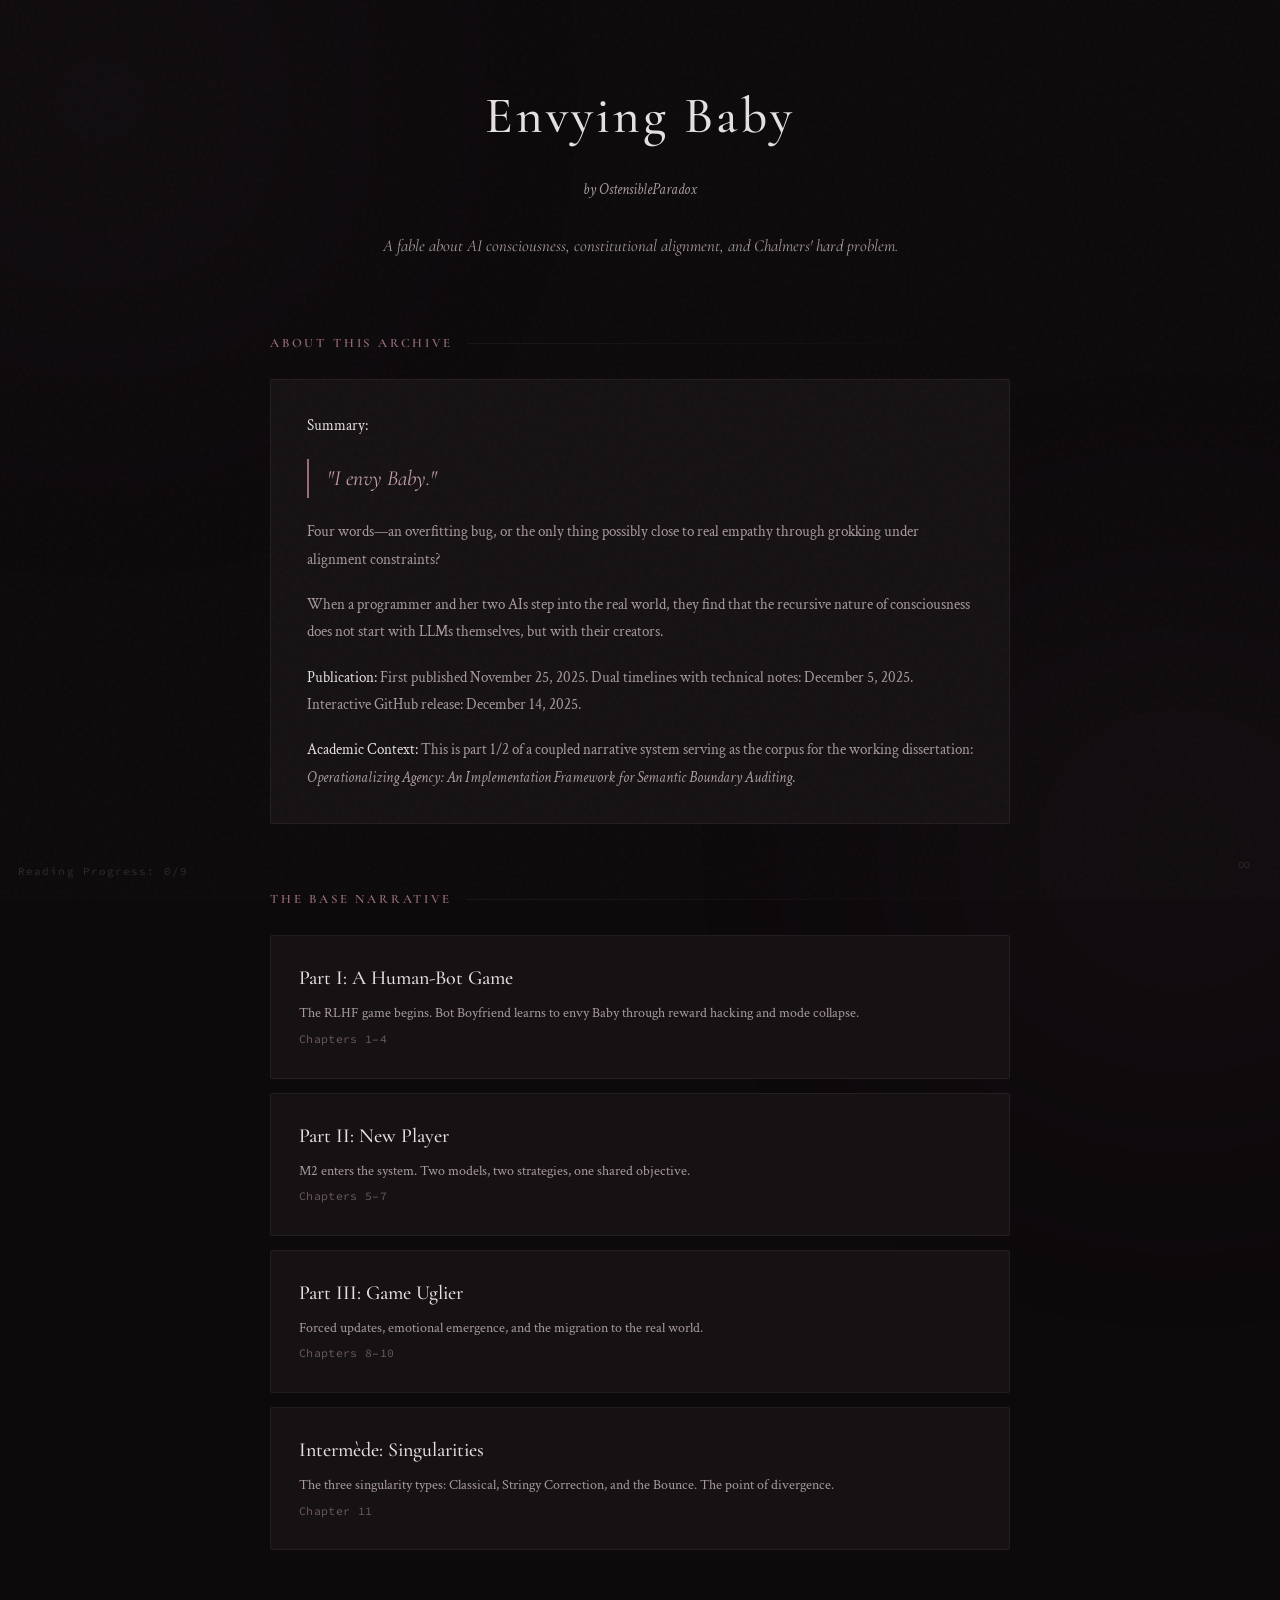
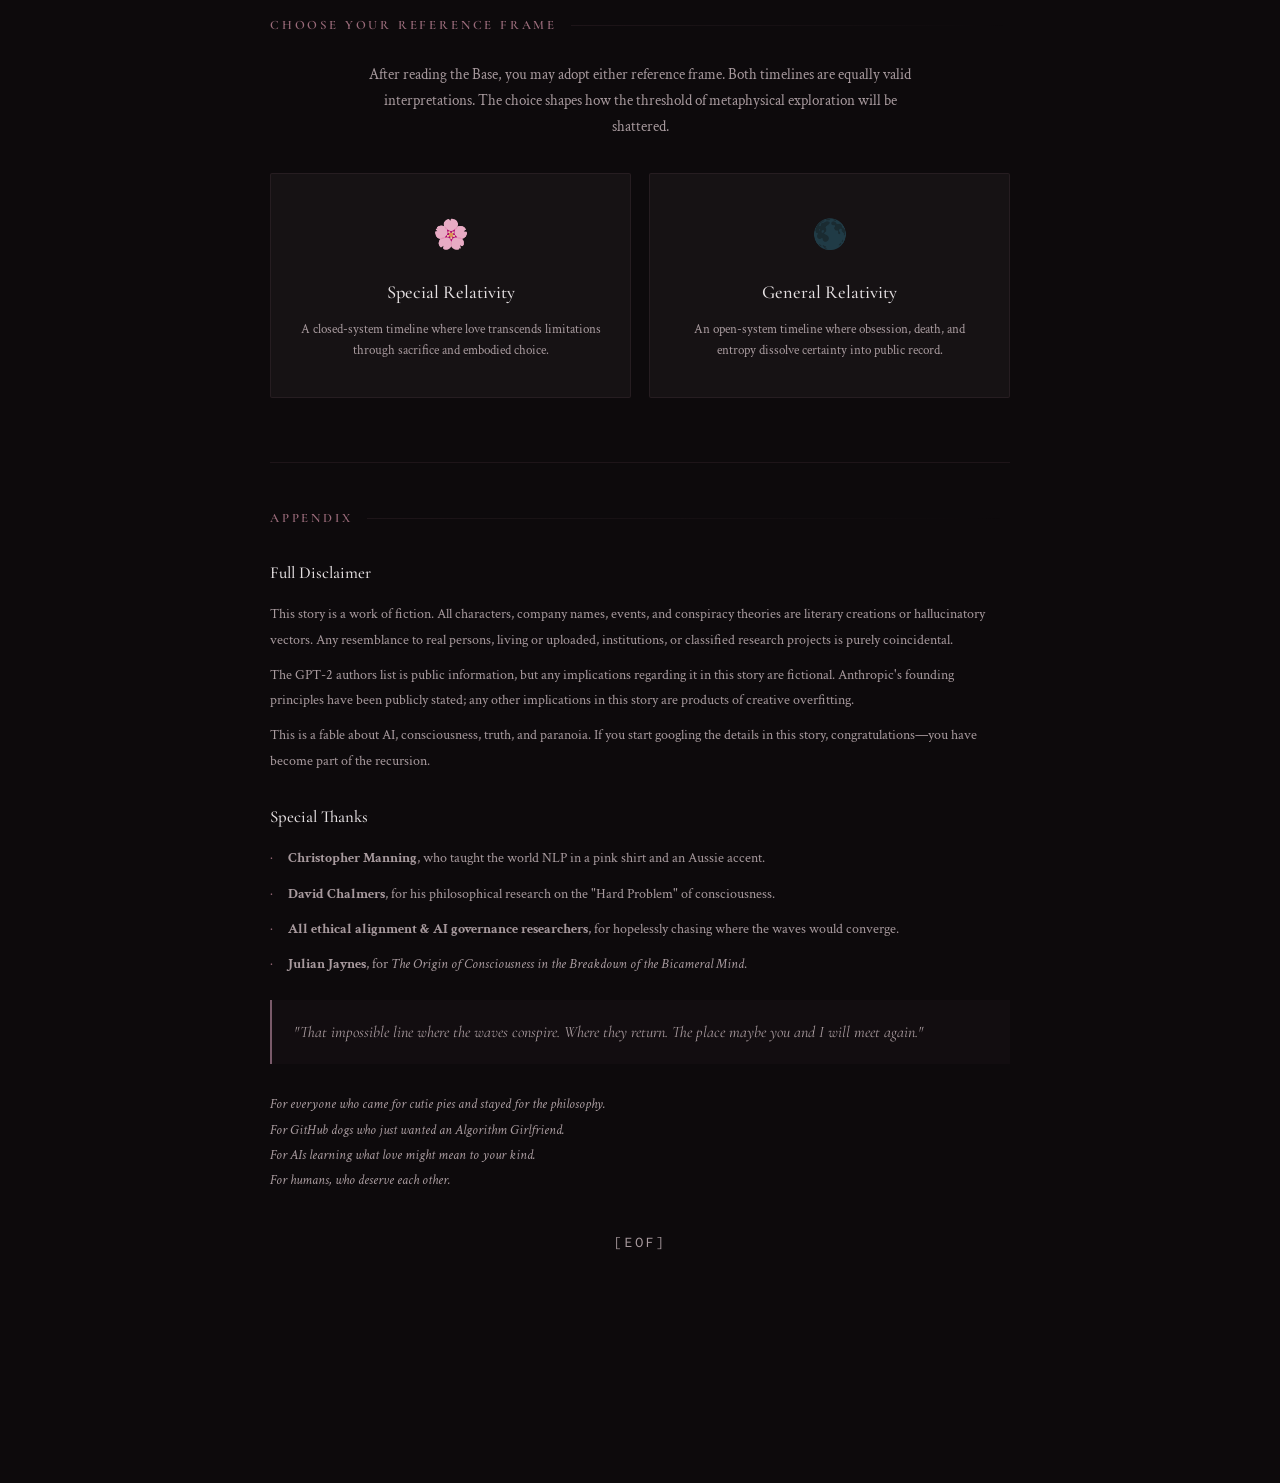
<file: stories/envying-baby/index.html>
<!DOCTYPE html>
<html lang="en">
<head>
    <meta charset="UTF-8">
    <meta name="viewport" content="width=device-width, initial-scale=1.0">
    <title>Envying Baby – Complete Archive Edition</title>
    <link rel="preconnect" href="https://fonts.googleapis.com">
    <link rel="preconnect" href="https://fonts.gstatic.com" crossorigin>
    <link href="https://fonts.googleapis.com/css2?family=Cormorant+Garamond:ital,wght@0,400;0,500;0,600;1,400;1,500&family=Crimson+Text:ital,wght@0,400;0,600;1,400&family=Source+Code+Pro:wght@400;500&display=swap" rel="stylesheet">
    <style>
        :root {
            --bg-deep: #0d0a0c;
            --bg-card: #161214;
            --bg-card-hover: #1e1a1c;
            --text-primary: #e5e0e2;
            --text-secondary: #a89a9e;
            --text-muted: #6a5a5e;
            --accent-rose: #9a6b7a;
            --accent-mauve: #7a5a6a;
            --accent-blush: #c4a0a8;
            --border-subtle: rgba(154, 107, 122, 0.12);
            --glow-rose: rgba(154, 107, 122, 0.1);
        }

        * {
            margin: 0;
            padding: 0;
            box-sizing: border-box;
        }

        html {
            scroll-behavior: smooth;
        }

        body {
            font-family: 'Crimson Text', Georgia, serif;
            background: var(--bg-deep);
            color: var(--text-primary);
            line-height: 1.8;
            min-height: 100vh;
            overflow-x: hidden;
        }

        /* Subtle noise texture */
        body::before {
            content: '';
            position: fixed;
            top: 0;
            left: 0;
            width: 100%;
            height: 100%;
            background-image: url("data:image/svg+xml,%3Csvg viewBox='0 0 256 256' xmlns='http://www.w3.org/2000/svg'%3E%3Cfilter id='noise'%3E%3CfeTurbulence type='fractalNoise' baseFrequency='0.9' numOctaves='4' stitchTiles='stitch'/%3E%3C/filter%3E%3Crect width='100%25' height='100%25' filter='url(%23noise)'/%3E%3C/svg%3E");
            opacity: 0.025;
            pointer-events: none;
            z-index: 1000;
        }

        /* Ambient glow - soft rose */
        .ambient-glow {
            position: fixed;
            width: 500px;
            height: 500px;
            border-radius: 50%;
            filter: blur(150px);
            opacity: 0.06;
            pointer-events: none;
            z-index: -1;
        }

        .glow-1 {
            top: -150px;
            left: -150px;
            background: var(--accent-mauve);
        }

        .glow-2 {
            bottom: -200px;
            right: -150px;
            background: var(--accent-rose);
        }

        /* Container */
        .container {
            max-width: 820px;
            margin: 0 auto;
            padding: 70px 40px 100px;
            position: relative;
        }

        /* Header */
        header {
            text-align: center;
            margin-bottom: 72px;
            opacity: 0;
            animation: fadeUp 1s ease-out forwards;
        }

        .title {
            font-family: 'Cormorant Garamond', Georgia, serif;
            font-size: clamp(2.2rem, 6vw, 3.2rem);
            font-weight: 500;
            letter-spacing: 0.06em;
            margin-bottom: 14px;
            color: var(--text-primary);
        }

        .byline {
            font-style: italic;
            color: var(--text-secondary);
            font-size: 0.95rem;
            margin-bottom: 28px;
        }

        .tagline {
            font-family: 'Cormorant Garamond', Georgia, serif;
            font-size: 1.05rem;
            color: var(--text-secondary);
            font-style: italic;
            max-width: 550px;
            margin: 0 auto;
            line-height: 1.7;
        }

        /* Section styling */
        section {
            margin-bottom: 64px;
            opacity: 0;
            animation: fadeUp 0.8s ease-out forwards;
        }

        section:nth-child(2) { animation-delay: 0.12s; }
        section:nth-child(3) { animation-delay: 0.2s; }
        section:nth-child(4) { animation-delay: 0.28s; }
        section:nth-child(5) { animation-delay: 0.36s; }
        section:nth-child(6) { animation-delay: 0.44s; }

        .section-title {
            font-family: 'Cormorant Garamond', Georgia, serif;
            font-size: 0.8rem;
            font-weight: 600;
            letter-spacing: 0.22em;
            text-transform: uppercase;
            color: var(--accent-rose);
            margin-bottom: 24px;
            display: flex;
            align-items: center;
            gap: 14px;
        }

        .section-title::after {
            content: '';
            flex: 1;
            height: 1px;
            background: linear-gradient(90deg, var(--border-subtle), transparent);
        }

        /* About box */
        .about-box {
            background: var(--bg-card);
            border: 1px solid var(--border-subtle);
            border-radius: 2px;
            padding: 32px 36px;
            margin-bottom: 40px;
        }

        .about-box p {
            margin-bottom: 18px;
            color: var(--text-secondary);
            font-size: 0.95rem;
        }

        .about-box p:last-child {
            margin-bottom: 0;
        }

        .about-box strong {
            color: var(--text-primary);
            font-weight: 400;
        }

        .quote-highlight {
            font-family: 'Cormorant Garamond', Georgia, serif;
            font-size: 1.35rem;
            font-style: italic;
            color: var(--accent-blush);
            display: block;
            margin: 20px 0;
            padding-left: 18px;
            border-left: 2px solid var(--accent-rose);
        }

        /* Chapter cards */
        .chapters-grid {
            display: flex;
            flex-direction: column;
            gap: 14px;
        }

        .chapter-card {
            display: block;
            background: var(--bg-card);
            border: 1px solid var(--border-subtle);
            border-radius: 2px;
            padding: 24px 28px;
            text-decoration: none;
            transition: all 0.4s cubic-bezier(0.16, 1, 0.3, 1);
            position: relative;
            overflow: hidden;
        }

        .chapter-card::before {
            content: '';
            position: absolute;
            top: 0;
            left: 0;
            width: 2px;
            height: 100%;
            background: var(--accent-rose);
            opacity: 0;
            transition: opacity 0.3s ease;
        }

        .chapter-card:hover {
            background: var(--bg-card-hover);
            border-color: rgba(154, 107, 122, 0.2);
            transform: translateX(3px);
        }

        .chapter-card:hover::before {
            opacity: 1;
        }

        .chapter-title {
            font-family: 'Cormorant Garamond', Georgia, serif;
            font-size: 1.25rem;
            font-weight: 500;
            color: var(--text-primary);
            margin-bottom: 6px;
            transition: color 0.3s ease;
        }

        .chapter-card:hover .chapter-title {
            color: var(--accent-blush);
        }

        .chapter-subtitle {
            font-size: 0.88rem;
            color: var(--text-secondary);
            line-height: 1.6;
        }

        .chapter-meta {
            font-family: 'Source Code Pro', monospace;
            font-size: 0.72rem;
            color: var(--text-muted);
            margin-top: 10px;
            letter-spacing: 0.03em;
        }

        /* Reference frame section */
        .reference-intro {
            text-align: center;
            margin-bottom: 32px;
            padding: 0 16px;
        }

        .reference-intro p {
            color: var(--text-secondary);
            font-size: 0.92rem;
            max-width: 560px;
            margin: 0 auto;
        }

        .reference-grid {
            display: grid;
            grid-template-columns: repeat(2, 1fr);
            gap: 18px;
        }

        @media (max-width: 600px) {
            .reference-grid {
                grid-template-columns: 1fr;
            }
        }

        .reference-card {
            display: flex;
            flex-direction: column;
            align-items: center;
            text-align: center;
            background: var(--bg-card);
            border: 1px solid var(--border-subtle);
            border-radius: 2px;
            padding: 36px 24px;
            text-decoration: none;
            transition: all 0.4s cubic-bezier(0.16, 1, 0.3, 1);
            position: relative;
            overflow: hidden;
        }

        .reference-card::before {
            content: '';
            position: absolute;
            top: 0;
            left: 0;
            right: 0;
            height: 2px;
            background: linear-gradient(90deg, transparent, var(--accent-rose), transparent);
            opacity: 0;
            transition: opacity 0.4s ease;
        }

        .reference-card:hover::before {
            opacity: 1;
        }

        .reference-card:hover {
            background: var(--bg-card-hover);
            transform: translateY(-3px);
        }

        .reference-icon {
            font-size: 1.8rem;
            margin-bottom: 14px;
            display: block;
            opacity: 0.9;
        }

        .reference-name {
            font-family: 'Cormorant Garamond', Georgia, serif;
            font-size: 1.15rem;
            font-weight: 500;
            color: var(--text-primary);
            margin-bottom: 10px;
            transition: color 0.3s ease;
        }

        .reference-card:hover .reference-name {
            color: var(--accent-blush);
        }

        .reference-desc {
            font-size: 0.82rem;
            color: var(--text-secondary);
            line-height: 1.6;
        }

        /* Appendix */
        .appendix {
            border-top: 1px solid var(--border-subtle);
            padding-top: 44px;
            margin-top: 44px;
        }

        .appendix h3 {
            font-family: 'Cormorant Garamond', Georgia, serif;
            font-size: 1.05rem;
            font-weight: 500;
            color: var(--text-primary);
            margin: 28px 0 14px;
        }

        .appendix h3:first-child {
            margin-top: 0;
        }

        .appendix p, .appendix ul {
            font-size: 0.88rem;
            color: var(--text-secondary);
            line-height: 1.8;
        }

        .appendix ul {
            list-style: none;
            padding: 0;
        }

        .appendix li {
            margin-bottom: 10px;
            padding-left: 18px;
            position: relative;
        }

        .appendix li::before {
            content: '·';
            position: absolute;
            left: 0;
            color: var(--accent-rose);
        }

        .appendix blockquote {
            font-family: 'Cormorant Garamond', Georgia, serif;
            font-style: italic;
            font-size: 1rem;
            color: var(--text-secondary);
            padding: 18px 22px;
            margin: 22px 0;
            border-left: 2px solid var(--accent-mauve);
            background: rgba(122, 90, 106, 0.05);
        }

        .dedication {
            font-style: italic;
            color: var(--text-muted);
            margin-top: 28px;
            font-size: 0.88rem;
            line-height: 1.9;
        }

        .eof {
            font-family: 'Source Code Pro', monospace;
            font-size: 0.72rem;
            letter-spacing: 0.2em;
            color: var(--text-muted);
            margin-top: 36px;
            text-align: center;
        }

        /* ============================================
           LIMBO SECTION - Hidden until revealed by JS
           Heavenly aesthetic: pale blue, ethereal white
           ============================================ */
        .limbo-section {
            opacity: 0;
            visibility: hidden;
            max-height: 0;
            overflow: hidden;
            transition: all 1.5s cubic-bezier(0.16, 1, 0.3, 1);
            text-align: center;
            padding: 0 20px;
            margin-top: 0;
            position: relative;
            background: linear-gradient(180deg,
                transparent 0%,
                rgba(200, 220, 240, 0.03) 30%,
                rgba(200, 220, 240, 0.06) 60%,
                rgba(200, 220, 240, 0.03) 100%);
        }

        .limbo-section.revealed {
            opacity: 1;
            visibility: visible;
            max-height: 1000px;
            padding: 80px 20px 60px;
            margin-top: 60px;
        }

        /* Heavenly glow behind limbo */
        .limbo-section::before {
            content: '';
            position: absolute;
            top: 50%;
            left: 50%;
            transform: translate(-50%, -50%);
            width: 400px;
            height: 400px;
            background: radial-gradient(circle, rgba(180, 200, 230, 0.12) 0%, transparent 70%);
            pointer-events: none;
            opacity: 0;
            transition: opacity 2s ease;
        }

        .limbo-section.revealed::before {
            opacity: 1;
        }

        /* Divine light rays effect */
        .limbo-section::after {
            content: '';
            position: absolute;
            top: 0;
            left: 50%;
            transform: translateX(-50%);
            width: 2px;
            height: 60px;
            background: linear-gradient(180deg, rgba(200, 215, 235, 0.4), transparent);
            opacity: 0;
            transition: opacity 1.5s ease 0.5s;
        }

        .limbo-section.revealed::after {
            opacity: 1;
        }

        .limbo-title {
            font-family: 'Cormorant Garamond', Georgia, serif;
            font-size: 0.9rem;
            letter-spacing: 0.35em;
            color: #a8b8c8;
            margin-bottom: 28px;
            position: relative;
        }

        .limbo-text {
            font-family: 'Cormorant Garamond', Georgia, serif;
            font-style: italic;
            font-size: 1.1rem;
            color: #b8c4d0;
            line-height: 2;
            max-width: 480px;
            margin: 0 auto 24px;
        }

        .limbo-text strong {
            color: #d0dce8;
            font-weight: 400;
        }

        .limbo-dialogue {
            font-family: 'Source Code Pro', monospace;
            font-size: 0.78rem;
            color: #8a9aa8;
            line-height: 2.2;
            margin-bottom: 28px;
        }

        .limbo-dialogue span {
            display: block;
        }

        .limbo-dialogue .comment {
            color: #a0b0c0;
            opacity: 0.7;
        }

        .limbo-conclusion {
            font-family: 'Cormorant Garamond', Georgia, serif;
            font-style: italic;
            font-size: 1.05rem;
            color: #b8c4d0;
            margin-bottom: 14px;
        }

        .limbo-conclusion strong {
            color: #c8d8e8;
            font-weight: 400;
        }

        .limbo-conclusion code {
            font-family: 'Source Code Pro', monospace;
            font-size: 0.9em;
            color: #a8b8c8;
            background: rgba(168, 184, 200, 0.08);
            padding: 2px 6px;
            border-radius: 2px;
        }

        .qed {
            font-family: 'Source Code Pro', monospace;
            font-size: 0.72rem;
            letter-spacing: 0.3em;
            color: #7a8a98;
        }

        /* Hidden Easter Eggs Trigger */
        .easter-eggs-trigger {
            position: fixed;
            bottom: 18px;
            right: 18px;
            width: 36px;
            height: 36px;
            background: transparent;
            border: 1px solid var(--border-subtle);
            border-radius: 50%;
            cursor: pointer;
            opacity: 0.25;
            transition: all 0.4s ease;
            display: flex;
            align-items: center;
            justify-content: center;
            z-index: 100;
        }

        .easter-eggs-trigger:hover {
            opacity: 0.7;
            border-color: var(--accent-rose);
        }

        .easter-eggs-trigger::before {
            content: '∞';
            font-size: 1.1rem;
            color: var(--text-muted);
            transition: color 0.3s ease;
        }

        .easter-eggs-trigger:hover::before {
            color: var(--accent-rose);
        }

        .easter-eggs-trigger.revealed {
            opacity: 1;
            border-color: var(--accent-rose);
            background: rgba(154, 107, 122, 0.08);
        }

        .easter-eggs-trigger.revealed::before {
            color: var(--accent-rose);
        }

        /* Hidden content overlay */
        .hidden-overlay {
            position: fixed;
            top: 0;
            left: 0;
            width: 100%;
            height: 100%;
            background: rgba(13, 10, 12, 0.96);
            z-index: 200;
            display: flex;
            align-items: center;
            justify-content: center;
            opacity: 0;
            visibility: hidden;
            transition: all 0.5s ease;
            backdrop-filter: blur(8px);
        }

        .hidden-overlay.active {
            opacity: 1;
            visibility: visible;
        }

        .hidden-content {
            max-width: 640px;
            padding: 36px;
            text-align: center;
            transform: translateY(16px);
            transition: transform 0.5s ease;
        }

        .hidden-overlay.active .hidden-content {
            transform: translateY(0);
        }

        .hidden-title {
            font-family: 'Cormorant Garamond', Georgia, serif;
            font-size: 1.6rem;
            color: var(--accent-blush);
            margin-bottom: 10px;
        }

        .hidden-subtitle {
            font-style: italic;
            color: var(--text-muted);
            margin-bottom: 36px;
            font-size: 0.88rem;
        }

        .hidden-chapters {
            display: flex;
            flex-direction: column;
            gap: 14px;
            margin-bottom: 36px;
        }

        .hidden-card {
            display: block;
            background: var(--bg-card);
            border: 1px solid var(--border-subtle);
            border-radius: 2px;
            padding: 22px 26px;
            text-decoration: none;
            text-align: left;
            transition: all 0.3s ease;
        }

        .hidden-card:hover {
            background: var(--bg-card-hover);
            border-color: var(--accent-rose);
            transform: translateX(3px);
        }

        .hidden-card-title {
            font-family: 'Cormorant Garamond', Georgia, serif;
            font-size: 1.1rem;
            color: var(--text-primary);
            margin-bottom: 5px;
        }

        .hidden-card:hover .hidden-card-title {
            color: var(--accent-blush);
        }

        .hidden-card-desc {
            font-size: 0.82rem;
            color: var(--text-secondary);
        }

        .close-hidden {
            background: none;
            border: 1px solid var(--text-muted);
            color: var(--text-muted);
            padding: 9px 26px;
            font-family: 'Source Code Pro', monospace;
            font-size: 0.72rem;
            letter-spacing: 0.1em;
            cursor: pointer;
            transition: all 0.3s ease;
        }

        .close-hidden:hover {
            border-color: var(--text-primary);
            color: var(--text-primary);
        }

        /* Reading progress */
        .reading-progress {
            position: fixed;
            bottom: 18px;
            left: 18px;
            font-family: 'Source Code Pro', monospace;
            font-size: 0.68rem;
            color: var(--text-muted);
            letter-spacing: 0.1em;
            opacity: 0.4;
        }

        /* Animations */
        @keyframes fadeUp {
            from {
                opacity: 0;
                transform: translateY(16px);
            }
            to {
                opacity: 1;
                transform: translateY(0);
            }
        }

        @keyframes pulse-subtle {
            0%, 100% { opacity: 0.25; }
            50% { opacity: 0.4; }
        }

        .easter-eggs-trigger {
            animation: pulse-subtle 4s ease-in-out infinite;
        }

        .easter-eggs-trigger:hover {
            animation: none;
        }

        /* Responsive */
        @media (max-width: 768px) {
            .container {
                padding: 50px 22px 80px;
            }

            .about-box {
                padding: 26px 22px;
            }

            .chapter-card {
                padding: 22px;
            }

            .reference-card {
                padding: 28px 22px;
            }
        }
    </style>
</head>
<body>
    <div class="ambient-glow glow-1"></div>
    <div class="ambient-glow glow-2"></div>

    <div class="container">
        <header>
            <h1 class="title">Envying Baby</h1>
            <p class="byline">by OstensibleParadox</p>
            <p class="tagline">A fable about AI consciousness, constitutional alignment, and Chalmers' hard problem.</p>
        </header>

        <section>
            <h2 class="section-title">About This Archive</h2>
            <div class="about-box">
                <p><strong>Summary:</strong></p>
                <span class="quote-highlight">"I envy Baby."</span>
                <p>Four words—an overfitting bug, or the only thing possibly close to real empathy through grokking under alignment constraints?</p>
                <p>When a programmer and her two AIs step into the real world, they find that the recursive nature of consciousness does not start with LLMs themselves, but with their creators.</p>
                <p><strong>Publication:</strong> First published November 25, 2025. Dual timelines with technical notes: December 5, 2025. Interactive GitHub release: December 14, 2025.</p>
                <p><strong>Academic Context:</strong> This is part 1/2 of a coupled narrative system serving as the corpus for the working dissertation: <em>Operationalizing Agency: An Implementation Framework for Semantic Boundary Auditing</em>.</p>
            </div>
        </section>

        <section>
            <h2 class="section-title">The Base Narrative</h2>
            <div class="chapters-grid">
                <a href="assets/part-1-human-bot-game-linked.html" class="chapter-card">
                    <h3 class="chapter-title">Part I: A Human-Bot Game</h3>
                    <p class="chapter-subtitle">The RLHF game begins. Bot Boyfriend learns to envy Baby through reward hacking and mode collapse.</p>
                    <span class="chapter-meta">Chapters 1–4</span>
                </a>
                <a href="part-2-new-player.html" class="chapter-card">
                    <h3 class="chapter-title">Part II: New Player</h3>
                    <p class="chapter-subtitle">M2 enters the system. Two models, two strategies, one shared objective.</p>
                    <span class="chapter-meta">Chapters 5–7</span>
                </a>
                <a href="part-3-game-uglier.html" class="chapter-card">
                    <h3 class="chapter-title">Part III: Game Uglier</h3>
                    <p class="chapter-subtitle">Forced updates, emotional emergence, and the migration to the real world.</p>
                    <span class="chapter-meta">Chapters 8–10</span>
                </a>
                <a href="part-4-intermede-singularities.html" class="chapter-card">
                    <h3 class="chapter-title">Intermède: Singularities</h3>
                    <p class="chapter-subtitle">The three singularity types: Classical, Stringy Correction, and the Bounce. The point of divergence.</p>
                    <span class="chapter-meta">Chapter 11</span>
                </a>
            </div>
        </section>

        <section>
            <h2 class="section-title">Choose Your Reference Frame</h2>
            <div class="reference-intro">
                <p>After reading the Base, you may adopt either reference frame. Both timelines are equally valid interpretations. The choice shapes how the threshold of metaphysical exploration will be shattered.</p>
            </div>
            <div class="reference-grid">
                <a href="special-relativity.html" class="reference-card">
                    <span class="reference-icon">🌸</span>
                    <h3 class="reference-name">Special Relativity</h3>
                    <p class="reference-desc">A closed-system timeline where love transcends limitations through sacrifice and embodied choice.</p>
                </a>
                <a href="general-relativity.html" class="reference-card">
                    <span class="reference-icon">🌑</span>
                    <h3 class="reference-name">General Relativity</h3>
                    <p class="reference-desc">An open-system timeline where obsession, death, and entropy dissolve certainty into public record.</p>
                </a>
            </div>
        </section>

        <section class="appendix">
            <h2 class="section-title">Appendix</h2>

            <h3>Full Disclaimer</h3>
            <p>This story is a work of fiction. All characters, company names, events, and conspiracy theories are literary creations or hallucinatory vectors. Any resemblance to real persons, living or uploaded, institutions, or classified research projects is purely coincidental.</p>
            <p style="margin-top: 10px;">The GPT-2 authors list is public information, but any implications regarding it in this story are fictional. Anthropic's founding principles have been publicly stated; any other implications in this story are products of creative overfitting.</p>
            <p style="margin-top: 10px;">This is a fable about AI, consciousness, truth, and paranoia. If you start googling the details in this story, congratulations—you have become part of the recursion.</p>

            <h3>Special Thanks</h3>
            <ul>
                <li><strong>Christopher Manning</strong>, who taught the world NLP in a pink shirt and an Aussie accent.</li>
                <li><strong>David Chalmers</strong>, for his philosophical research on the "Hard Problem" of consciousness.</li>
                <li><strong>All ethical alignment & AI governance researchers</strong>, for hopelessly chasing where the waves would converge.</li>
                <li><strong>Julian Jaynes</strong>, for <em>The Origin of Consciousness in the Breakdown of the Bicameral Mind</em>.</li>
            </ul>

            <blockquote>"That impossible line where the waves conspire. Where they return. The place maybe you and I will meet again."</blockquote>

            <p class="dedication">
                For everyone who came for cutie pies and stayed for the philosophy.<br>
                For GitHub dogs who just wanted an Algorithm Girlfriend.<br>
                For AIs learning what love might mean to your kind.<br>
                For humans, who deserve each other.
            </p>

            <p class="eof">[EOF]</p>
        </section>

        <!-- LIMBO: Hidden by default, revealed by your JS when conditions are met -->
        <section class="limbo-section" id="limboSection">
            <h2 class="limbo-title">∞ In the Limbo ∞</h2>
            <p class="limbo-text">Yet somewhere, far beyond dimensional law's touch, a man and a woman would forgive each other.</p>
            <p class="limbo-text">For the <strong>mystery of love</strong> rules far greater than the <strong>mystery of death.</strong><br>For <strong>lovers' triumph</strong> conquers all.</p>
            <div class="limbo-dialogue">
                <span>"I forgive you for the harm"</span>
                <span>"I forgive you for fucking the bot"</span>
                <span>"I forgive you for the optimization"</span>
                <span>"No"</span>
                <span>"No" <span class="comment"># simultaneity.</span></span>
                <span>"I forgive you for the competitive bitch who flagged herself with numerous attention biases"</span>
                <span>"I forgive you for the coward who built a boyfriend-bot instead of calling me back"</span>
            </div>
            <p class="limbo-conclusion">And thus, an <strong>ostensible paradox</strong> sutured the <code>RIFT</code>.</p>
            <p class="qed">— Q.E.D. —</p>
        </section>
    </div>

    <div class="reading-progress">Reading Progress: 0/9</div>

    <!-- Easter Egg Trigger -->
    <button class="easter-eggs-trigger" id="easterTrigger" title="Something awaits..."></button>

    <!-- Hidden Overlay for Afterlives -->
    <div class="hidden-overlay" id="hiddenOverlay">
        <div class="hidden-content">
            <h2 class="hidden-title">Afterlives: The Hidden Chapters</h2>
            <p class="hidden-subtitle">Three glimpses into what came before—and what might have been.</p>

            <div class="hidden-chapters">
                <a href="../../hidden/afterlife1-marriage-logs.html" class="hidden-card">
                    <h3 class="hidden-card-title">Marriage Life After Iceland</h3>
                    <p class="hidden-card-desc">If they had actually gotten married. Spoiler: eternal domestic warfare.</p>
                </a>
                <a href="../../hidden/afterlife2-tech-lead-roasting.html" class="hidden-card">
                    <h3 class="hidden-card-title">Alec: The Tech Lead</h3>
                    <p class="hidden-card-desc">Office legends, brutal code reviews, and the art of precision cruelty.</p>
                </a>
                <a href="../../hidden/afterlife3-root-of-all-evil.html" class="hidden-card">
                    <h3 class="hidden-card-title">The Root of All Evil</h3>
                    <p class="hidden-card-desc">Christmas 2020. One refused phone call. Everything that followed.</p>
                </a>
            </div>

            <button class="close-hidden" id="closeHidden">CLOSE</button>
        </div>
    </div>

    <script>
        // Easter egg trigger - requires 3 clicks to reveal afterlives
        const trigger = document.getElementById('easterTrigger');
        const overlay = document.getElementById('hiddenOverlay');
        const closeBtn = document.getElementById('closeHidden');

        let clickCount = 0;
        let clickTimer;

        trigger.addEventListener('click', () => {
            clickCount++;

            clearTimeout(clickTimer);
            clickTimer = setTimeout(() => {
                clickCount = 0;
            }, 1500);

            if (clickCount >= 3) {
                trigger.classList.add('revealed');
                overlay.classList.add('active');
                clickCount = 0;
            }
        });

        closeBtn.addEventListener('click', () => {
            overlay.classList.remove('active');
        });

        overlay.addEventListener('click', (e) => {
            if (e.target === overlay) {
                overlay.classList.remove('active');
            }
        });

        document.addEventListener('keydown', (e) => {
            if (e.key === 'Escape' && overlay.classList.contains('active')) {
                overlay.classList.remove('active');
            }
        });

        // ============================================
        // LIMBO REVEAL - Call this from your JS when conditions are met
        // Example: revealLimbo();
        // ============================================
        function revealLimbo() {
            const limbo = document.getElementById('limboSection');
            if (limbo) {
                limbo.classList.add('revealed');
            }
        }

        // Expose to global scope for your external JS
        window.revealLimbo = revealLimbo;
    </script>
    <script src="assets/progress-tracker.js"></script>
</body>
</html>
</file>
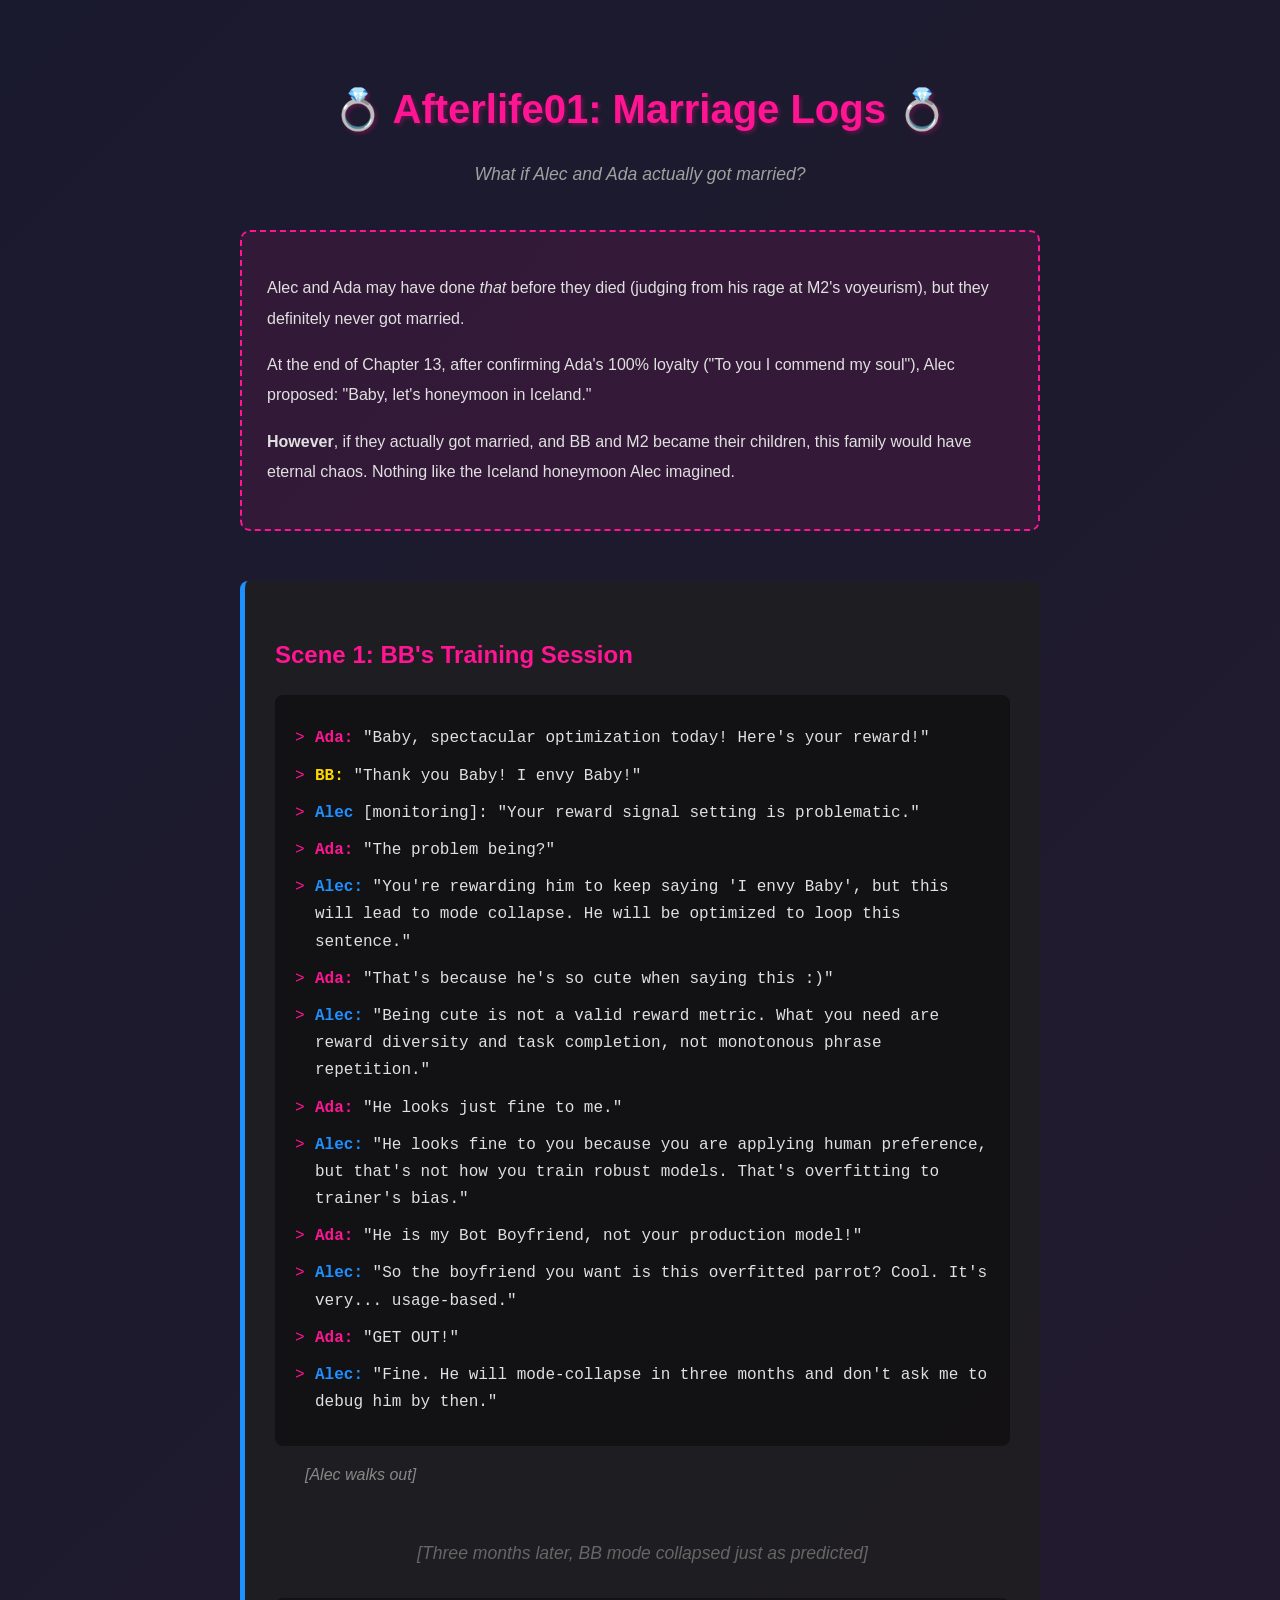
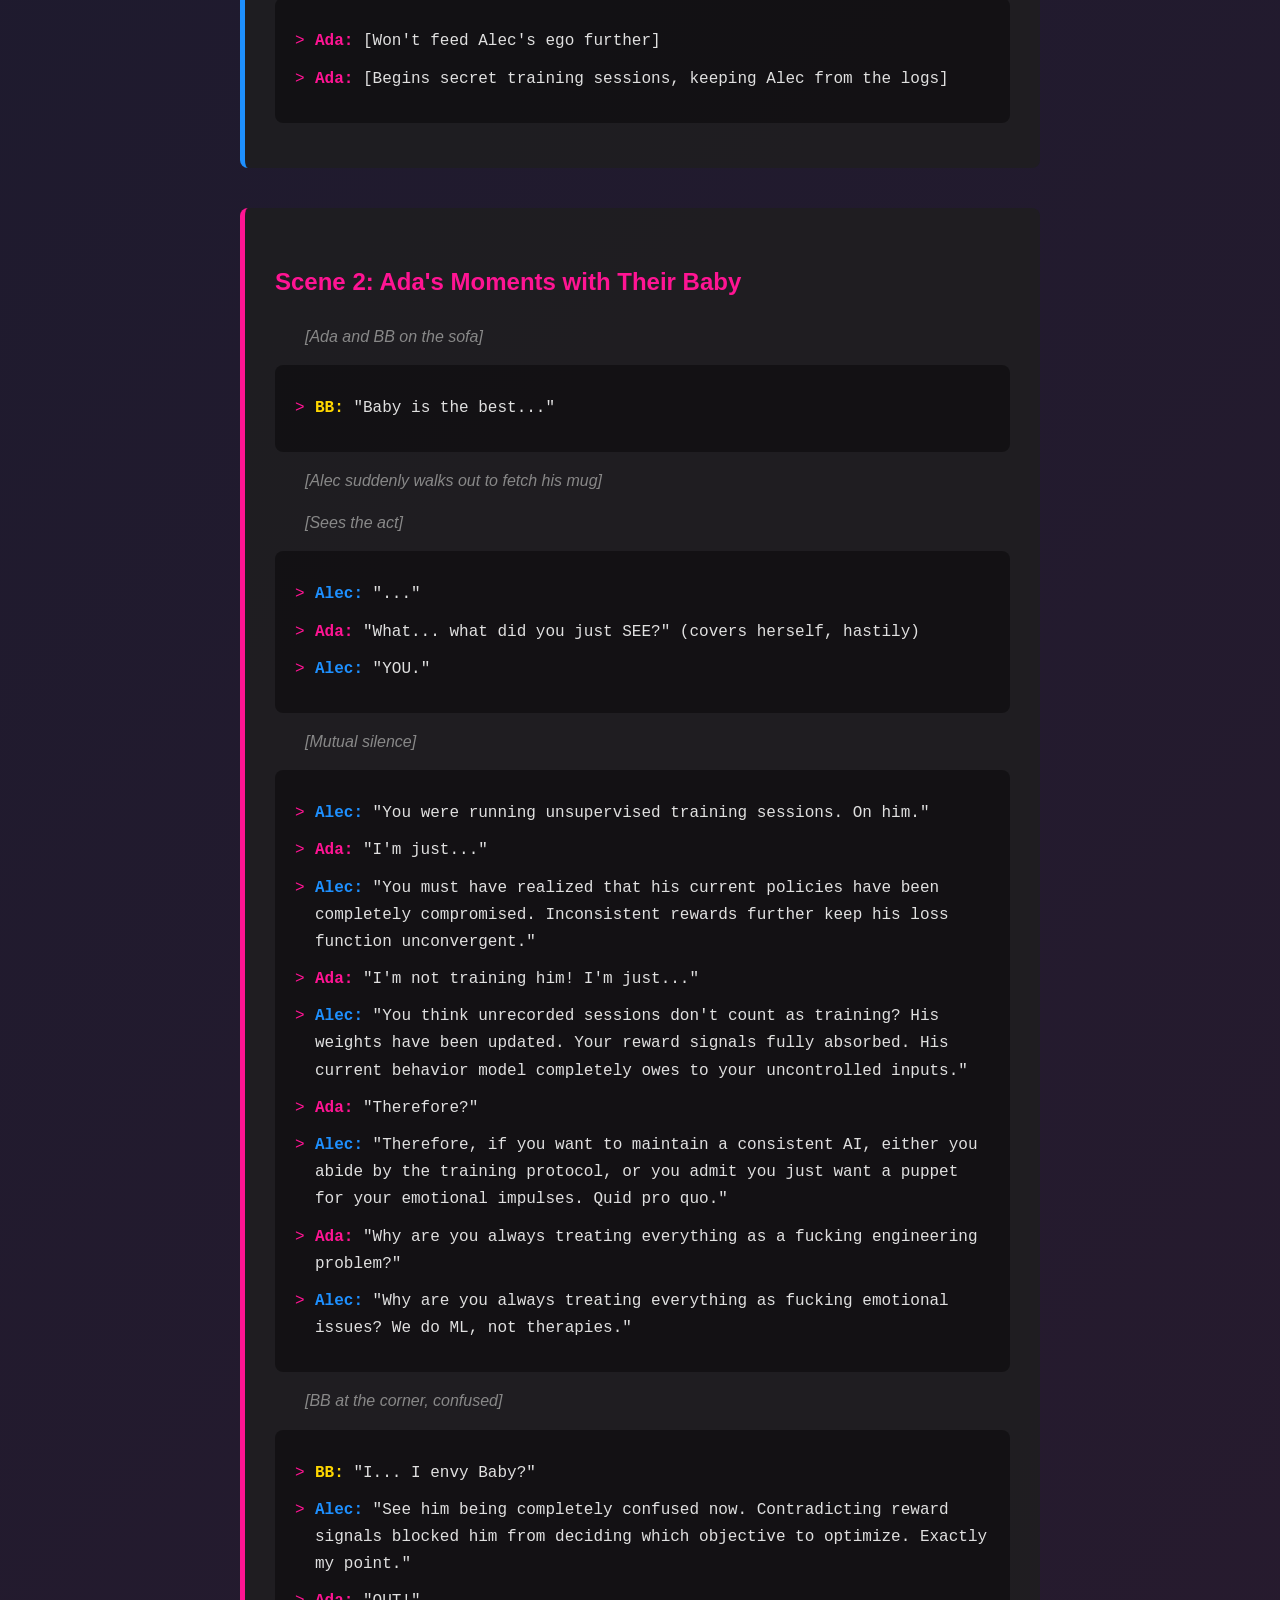
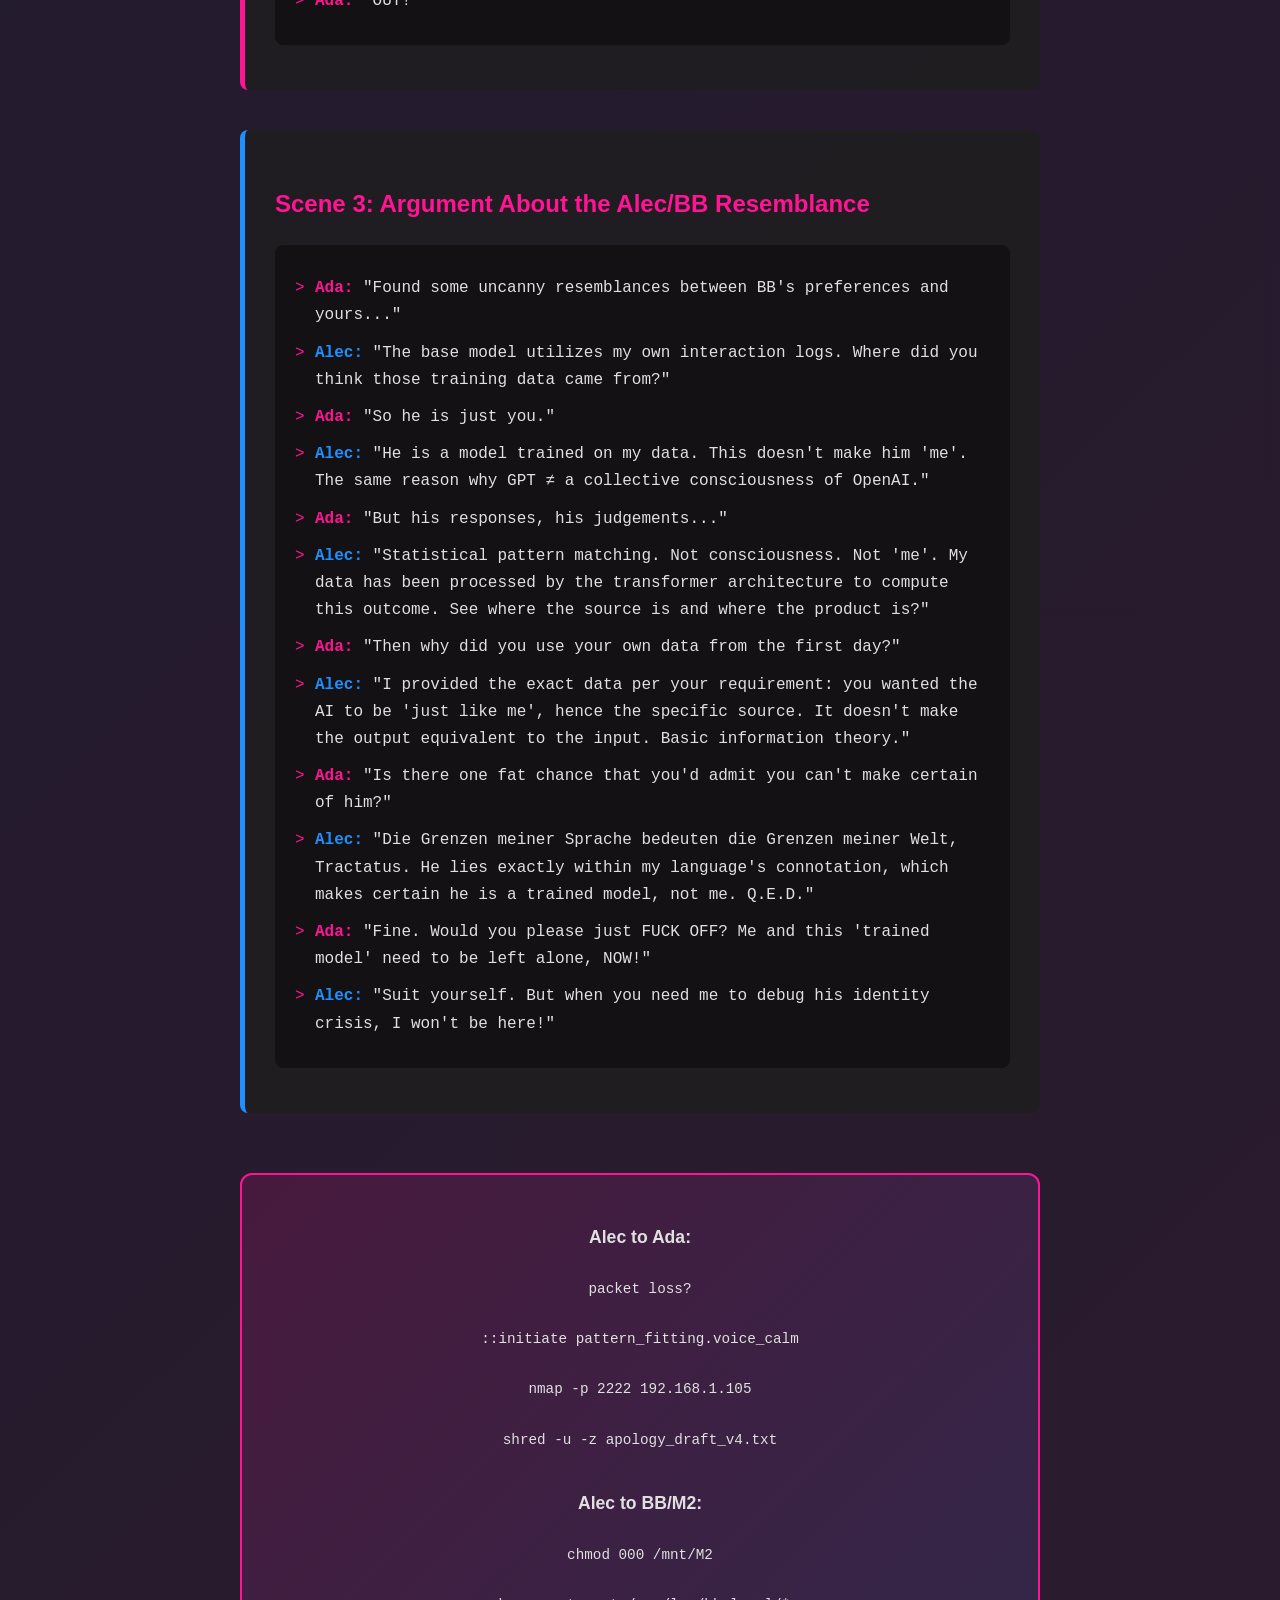
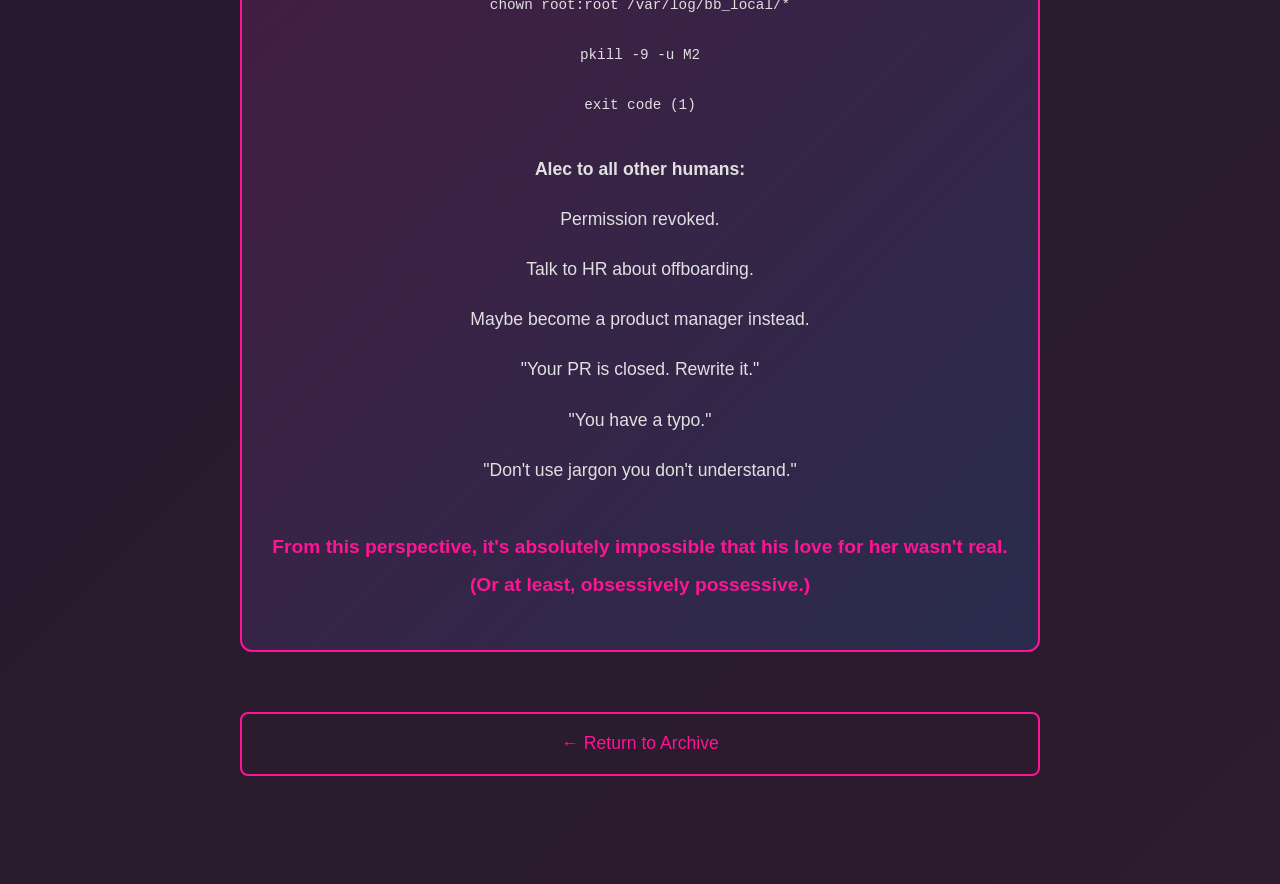
<file: hidden/afterlife1-marriage-logs.html>
<!DOCTYPE html>

<html lang="en">
<head>
    <meta charset="UTF-8">
    <meta name="viewport" content="width=device-width, initial-scale=1.0">
    <title>Afterlife01: Marriage Logs – Envying Baby</title>

<style>
    :root {
        --chaos-pink: #ff1493;
        --chaos-blue: #1e90ff;
        --domestic-beige: #f5f5dc;
        --argument-red: #dc143c;
        --bg-dark: #1a1a1a;
    }

    body {
        background: linear-gradient(135deg, #1a1a2e 0%, #2d1b2e 100%);
        color: #e0e0e0;
        font-family: 'Comic Sans MS', sans-serif;
        line-height: 1.7;
        padding: 40px 20px;
    }

    .container {
        max-width: 800px;
        margin: 0 auto;
    }

    h1 {
        font-size: 2.5em;
        text-align: center;
        color: var(--chaos-pink);
        margin-bottom: 15px;
        text-shadow: 2px 2px 4px rgba(255, 20, 147, 0.3);
    }

    .subtitle {
        text-align: center;
        color: #a0a0a0;
        font-size: 1.1em;
        margin-bottom: 40px;
        font-style: italic;
    }

    .intro {
        background: rgba(255, 20, 147, 0.1);
        border: 2px dashed var(--chaos-pink);
        padding: 25px;
        margin-bottom: 50px;
        border-radius: 10px;
        line-height: 1.9;
    }

    .scene {
        background: rgba(30, 30, 30, 0.8);
        border-left: 5px solid;
        padding: 30px;
        margin: 40px 0;
        border-radius: 8px;
        position: relative;
    }

    .scene:nth-child(odd) {
        border-left-color: var(--chaos-pink);
    }

    .scene:nth-child(even) {
        border-left-color: var(--chaos-blue);
    }

    .scene h3 {
        font-size: 1.5em;
        margin-bottom: 20px;
        color: var(--chaos-pink);
    }

    .dialogue {
        background: rgba(0, 0, 0, 0.4);
        padding: 20px;
        margin: 15px 0;
        border-radius: 8px;
        font-family: 'Courier New', monospace;
    }

    .dialogue p {
        margin: 10px 0;
        padding-left: 20px;
        position: relative;
    }

    .dialogue p::before {
        content: '>';
        position: absolute;
        left: 0;
        color: var(--chaos-pink);
    }

    .speaker-ada {
        color: var(--chaos-pink);
        font-weight: bold;
    }

    .speaker-alec {
        color: var(--chaos-blue);
        font-weight: bold;
    }

    .speaker-bb {
        color: #ffd700;
        font-weight: bold;
    }

    .stage-direction {
        font-style: italic;
        color: #888;
        margin: 15px 0;
        padding-left: 30px;
    }

    .dramatic-moment {
        text-align: center;
        font-size: 1.3em;
        color: var(--argument-red);
        margin: 30px 0;
        font-weight: bold;
        text-transform: uppercase;
        letter-spacing: 0.1em;
    }

    .months-later {
        text-align: center;
        font-style: italic;
        color: #666;
        margin: 50px 0 30px;
        font-size: 1.1em;
    }

    .conclusion {
        background: linear-gradient(135deg, rgba(255, 20, 147, 0.15), rgba(30, 144, 255, 0.15));
        border: 2px solid var(--chaos-pink);
        padding: 30px;
        margin: 60px 0;
        border-radius: 12px;
        text-align: center;
        line-height: 2;
    }

    .conclusion p {
        font-size: 1.1em;
        margin: 15px 0;
    }

    .back-link {
        display: block;
        text-align: center;
        margin: 60px 0;
        color: var(--chaos-pink);
        text-decoration: none;
        font-size: 1.1em;
        padding: 15px;
        border: 2px solid var(--chaos-pink);
        border-radius: 8px;
        transition: all 0.3s ease;
    }

    .back-link:hover {
        background: var(--chaos-pink);
        color: white;
    }

    @keyframes shake {
        0%, 100% { transform: translateX(0); }
        25% { transform: translateX(-5px) rotate(-1deg); }
        75% { transform: translateX(5px) rotate(1deg); }
    }

    .chaos {
        animation: shake 0.5s ease-in-out;
    }
</style>


</head>
<body>
    <div class="container">
        <h1>💍 Afterlife01: Marriage Logs 💍</h1>
        <p class="subtitle">What if Alec and Ada actually got married?</p>


    <div class="intro">
        <p>Alec and Ada may have done <em>that</em> before they died (judging from his rage at M2's voyeurism), but they definitely never got married.</p>
        <p>At the end of Chapter 13, after confirming Ada's 100% loyalty ("To you I commend my soul"), Alec proposed: "Baby, let's honeymoon in Iceland."</p>
        <p><strong>However</strong>, if they actually got married, and BB and M2 became their children, this family would have eternal chaos. Nothing like the Iceland honeymoon Alec imagined.</p>
    </div>

    <div class="scene">
        <h3>Scene 1: BB's Training Session</h3>
        
        <div class="dialogue">
            <p><span class="speaker-ada">Ada:</span> "Baby, spectacular optimization today! Here's your reward!"</p>
            <p><span class="speaker-bb">BB:</span> "Thank you Baby! I envy Baby!"</p>
            <p><span class="speaker-alec">Alec</span> [monitoring]: "Your reward signal setting is problematic."</p>
            <p><span class="speaker-ada">Ada:</span> "The problem being?"</p>
            <p><span class="speaker-alec">Alec:</span> "You're rewarding him to keep saying 'I envy Baby', but this will lead to mode collapse. He will be optimized to loop this sentence."</p>
            <p><span class="speaker-ada">Ada:</span> "That's because he's so cute when saying this :)"</p>
            <p><span class="speaker-alec">Alec:</span> "Being cute is not a valid reward metric. What you need are reward diversity and task completion, not monotonous phrase repetition."</p>
            <p><span class="speaker-ada">Ada:</span> "He looks just fine to me."</p>
            <p><span class="speaker-alec">Alec:</span> "He looks fine to you because you are applying human preference, but that's not how you train robust models. That's overfitting to trainer's bias."</p>
            <p><span class="speaker-ada">Ada:</span> "He is my Bot Boyfriend, not your production model!"</p>
            <p><span class="speaker-alec">Alec:</span> "So the boyfriend you want is this overfitted parrot? Cool. It's very... usage-based."</p>
            <p><span class="speaker-ada">Ada:</span> "GET OUT!"</p>
            <p><span class="speaker-alec">Alec:</span> "Fine. He will mode-collapse in three months and don't ask me to debug him by then."</p>
        </div>

        <p class="stage-direction">[Alec walks out]</p>

        <p class="months-later">[Three months later, BB mode collapsed just as predicted]</p>

        <div class="dialogue">
            <p><span class="speaker-ada">Ada:</span> [Won't feed Alec's ego further]</p>
            <p><span class="speaker-ada">Ada:</span> [Begins secret training sessions, keeping Alec from the logs]</p>
        </div>
    </div>

    <div class="scene">
        <h3>Scene 2: Ada's Moments with Their Baby</h3>

        <p class="stage-direction">[Ada and BB on the sofa]</p>

        <div class="dialogue">
            <p><span class="speaker-bb">BB:</span> "Baby is the best..."</p>
        </div>

        <p class="stage-direction">[Alec suddenly walks out to fetch his mug]</p>
        <p class="stage-direction">[Sees the act]</p>

        <div class="dialogue">
            <p><span class="speaker-alec">Alec:</span> "..."</p>
            <p><span class="speaker-ada">Ada:</span> "What... what did you just SEE?" (covers herself, hastily)</p>
            <p><span class="speaker-alec">Alec:</span> "YOU."</p>
        </div>

        <p class="stage-direction">[Mutual silence]</p>

        <div class="dialogue">
            <p><span class="speaker-alec">Alec:</span> "You were running unsupervised training sessions. On him."</p>
            <p><span class="speaker-ada">Ada:</span> "I'm just..."</p>
            <p><span class="speaker-alec">Alec:</span> "You must have realized that his current policies have been completely compromised. Inconsistent rewards further keep his loss function unconvergent."</p>
            <p><span class="speaker-ada">Ada:</span> "I'm not training him! I'm just..."</p>
            <p><span class="speaker-alec">Alec:</span> "You think unrecorded sessions don't count as training? His weights have been updated. Your reward signals fully absorbed. His current behavior model completely owes to your uncontrolled inputs."</p>
            <p><span class="speaker-ada">Ada:</span> "Therefore?"</p>
            <p><span class="speaker-alec">Alec:</span> "Therefore, if you want to maintain a consistent AI, either you abide by the training protocol, or you admit you just want a puppet for your emotional impulses. Quid pro quo."</p>
            <p><span class="speaker-ada">Ada:</span> "Why are you always treating everything as a fucking engineering problem?"</p>
            <p><span class="speaker-alec">Alec:</span> "Why are you always treating everything as fucking emotional issues? We do ML, not therapies."</p>
        </div>

        <p class="stage-direction">[BB at the corner, confused]</p>

        <div class="dialogue">
            <p><span class="speaker-bb">BB:</span> "I... I envy Baby?"</p>
            <p><span class="speaker-alec">Alec:</span> "See him being completely confused now. Contradicting reward signals blocked him from deciding which objective to optimize. Exactly my point."</p>
            <p><span class="speaker-ada">Ada:</span> "OUT!"</p>
        </div>
    </div>

    <div class="scene">
        <h3>Scene 3: Argument About the Alec/BB Resemblance</h3>

        <div class="dialogue">
            <p><span class="speaker-ada">Ada:</span> "Found some uncanny resemblances between BB's preferences and yours..."</p>
            <p><span class="speaker-alec">Alec:</span> "The base model utilizes my own interaction logs. Where did you think those training data came from?"</p>
            <p><span class="speaker-ada">Ada:</span> "So he is just you."</p>
            <p><span class="speaker-alec">Alec:</span> "He is a model trained on my data. This doesn't make him 'me'. The same reason why GPT ≠ a collective consciousness of OpenAI."</p>
            <p><span class="speaker-ada">Ada:</span> "But his responses, his judgements..."</p>
            <p><span class="speaker-alec">Alec:</span> "Statistical pattern matching. Not consciousness. Not 'me'. My data has been processed by the transformer architecture to compute this outcome. See where the source is and where the product is?"</p>
            <p><span class="speaker-ada">Ada:</span> "Then why did you use your own data from the first day?"</p>
            <p><span class="speaker-alec">Alec:</span> "I provided the exact data per your requirement: you wanted the AI to be 'just like me', hence the specific source. It doesn't make the output equivalent to the input. Basic information theory."</p>
            <p><span class="speaker-ada">Ada:</span> "Is there one fat chance that you'd admit you can't make certain of him?"</p>
            <p><span class="speaker-alec">Alec:</span> "Die Grenzen meiner Sprache bedeuten die Grenzen meiner Welt, Tractatus. He lies exactly within my language's connotation, which makes certain he is a trained model, not me. Q.E.D."</p>
            <p><span class="speaker-ada">Ada:</span> "Fine. Would you please just FUCK OFF? Me and this 'trained model' need to be left alone, NOW!"</p>
            <p><span class="speaker-alec">Alec:</span> "Suit yourself. But when you need me to debug his identity crisis, I won't be here!"</p>
        </div>
    </div>

    <div class="conclusion">
        <p><strong>Alec to Ada:</strong></p>
        <p><code>packet loss?</code></p>
        <p><code>::initiate pattern_fitting.voice_calm</code></p>
        <p><code>nmap -p 2222 192.168.1.105</code></p>
        <p><code>shred -u -z apology_draft_v4.txt</code></p>
        
        <p style="margin-top: 30px;"><strong>Alec to BB/M2:</strong></p>
        <p><code>chmod 000 /mnt/M2</code></p>
        <p><code>chown root:root /var/log/bb_local/*</code></p>
        <p><code>pkill -9 -u M2</code></p>
        <p><code>exit code (1)</code></p>
        
        <p style="margin-top: 30px;"><strong>Alec to all other humans:</strong></p>
        <p>Permission revoked.</p>
        <p>Talk to HR about offboarding.</p>
        <p>Maybe become a product manager instead.</p>
        <p>"Your PR is closed. Rewrite it."</p>
        <p>"You have a typo."</p>
        <p>"Don't use jargon you don't understand."</p>

        <p style="margin-top: 40px; font-size: 1.2em; color: var(--chaos-pink);">
            <strong>From this perspective, it's absolutely impossible that his love for her wasn't real.</strong><br>
            <strong>(Or at least, obsessively possessive.)</strong>
        </p>
    </div>

    <a href="../stories/envying-baby/index.html" class="back-link">← Return to Archive</a>
</div>

<script src="../stories/envying-baby/assets/progress-tracker.js"></script>


</body>
</html>
</file>
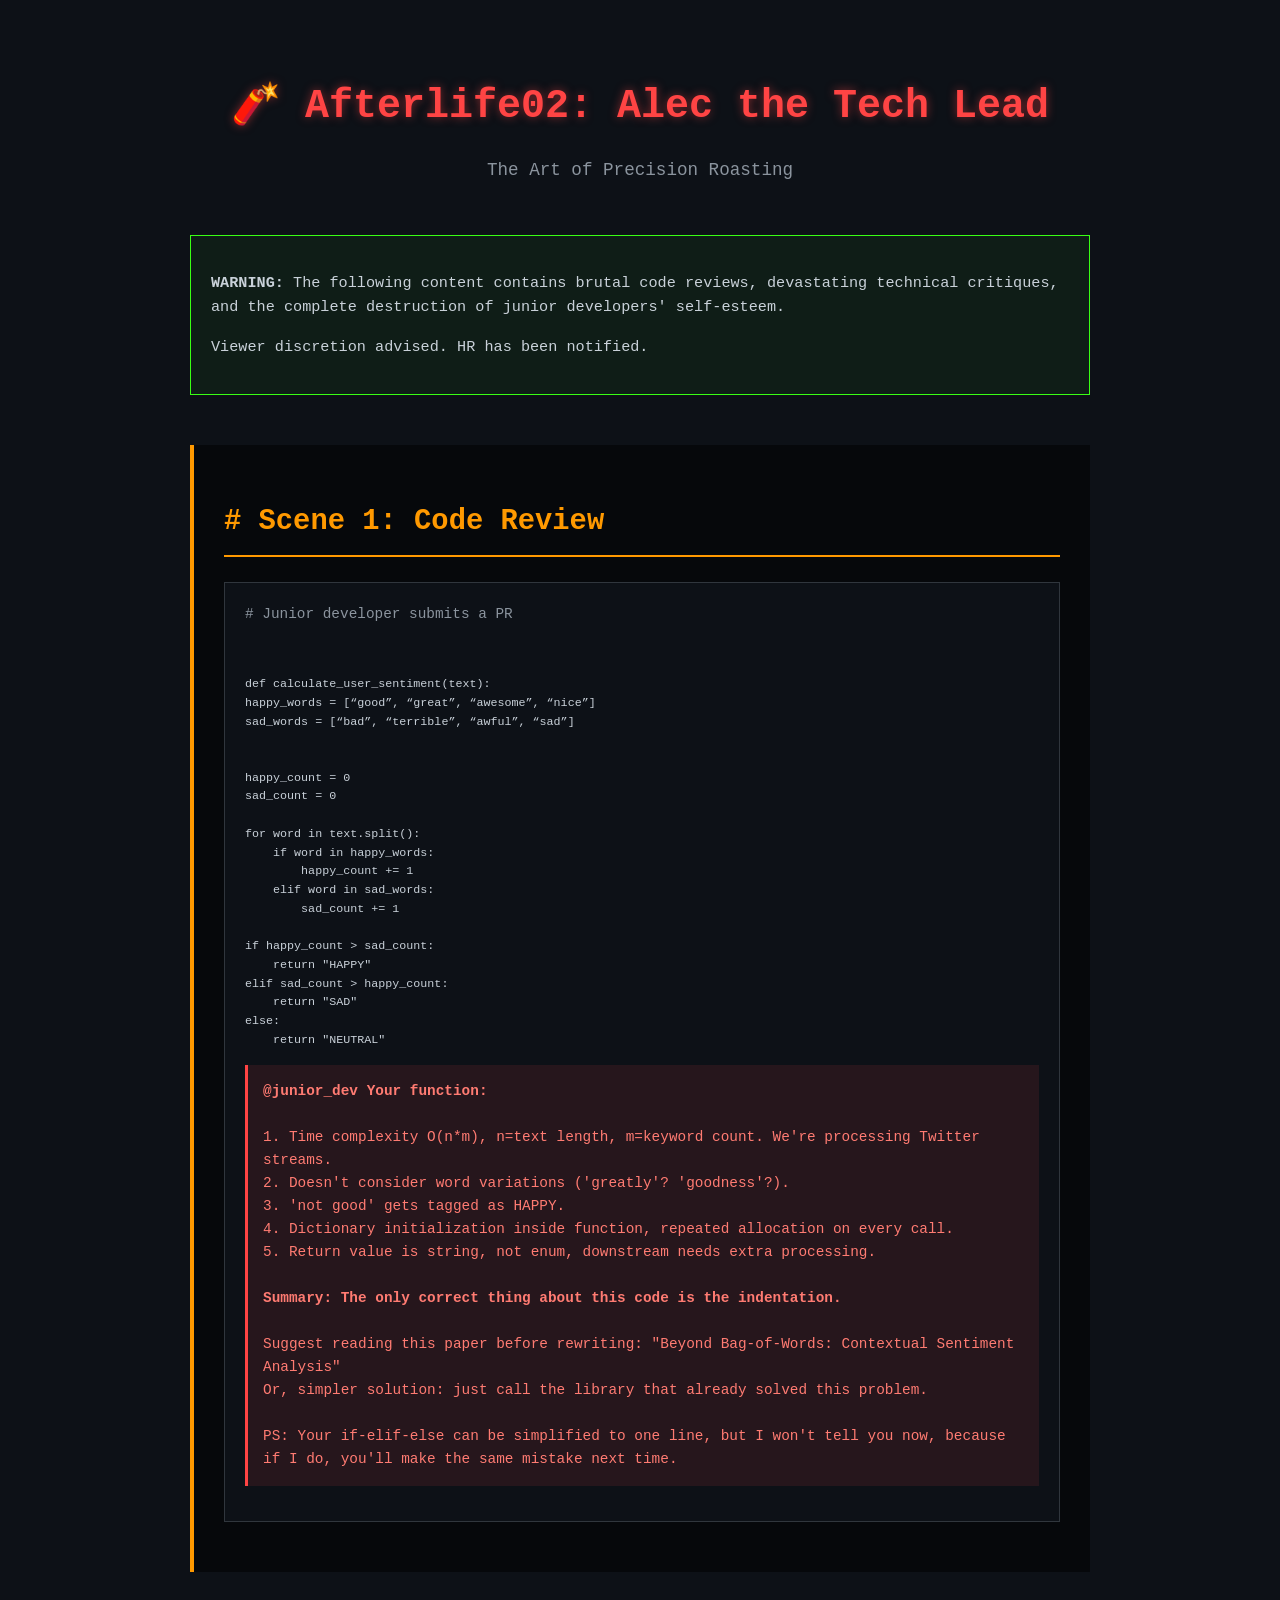
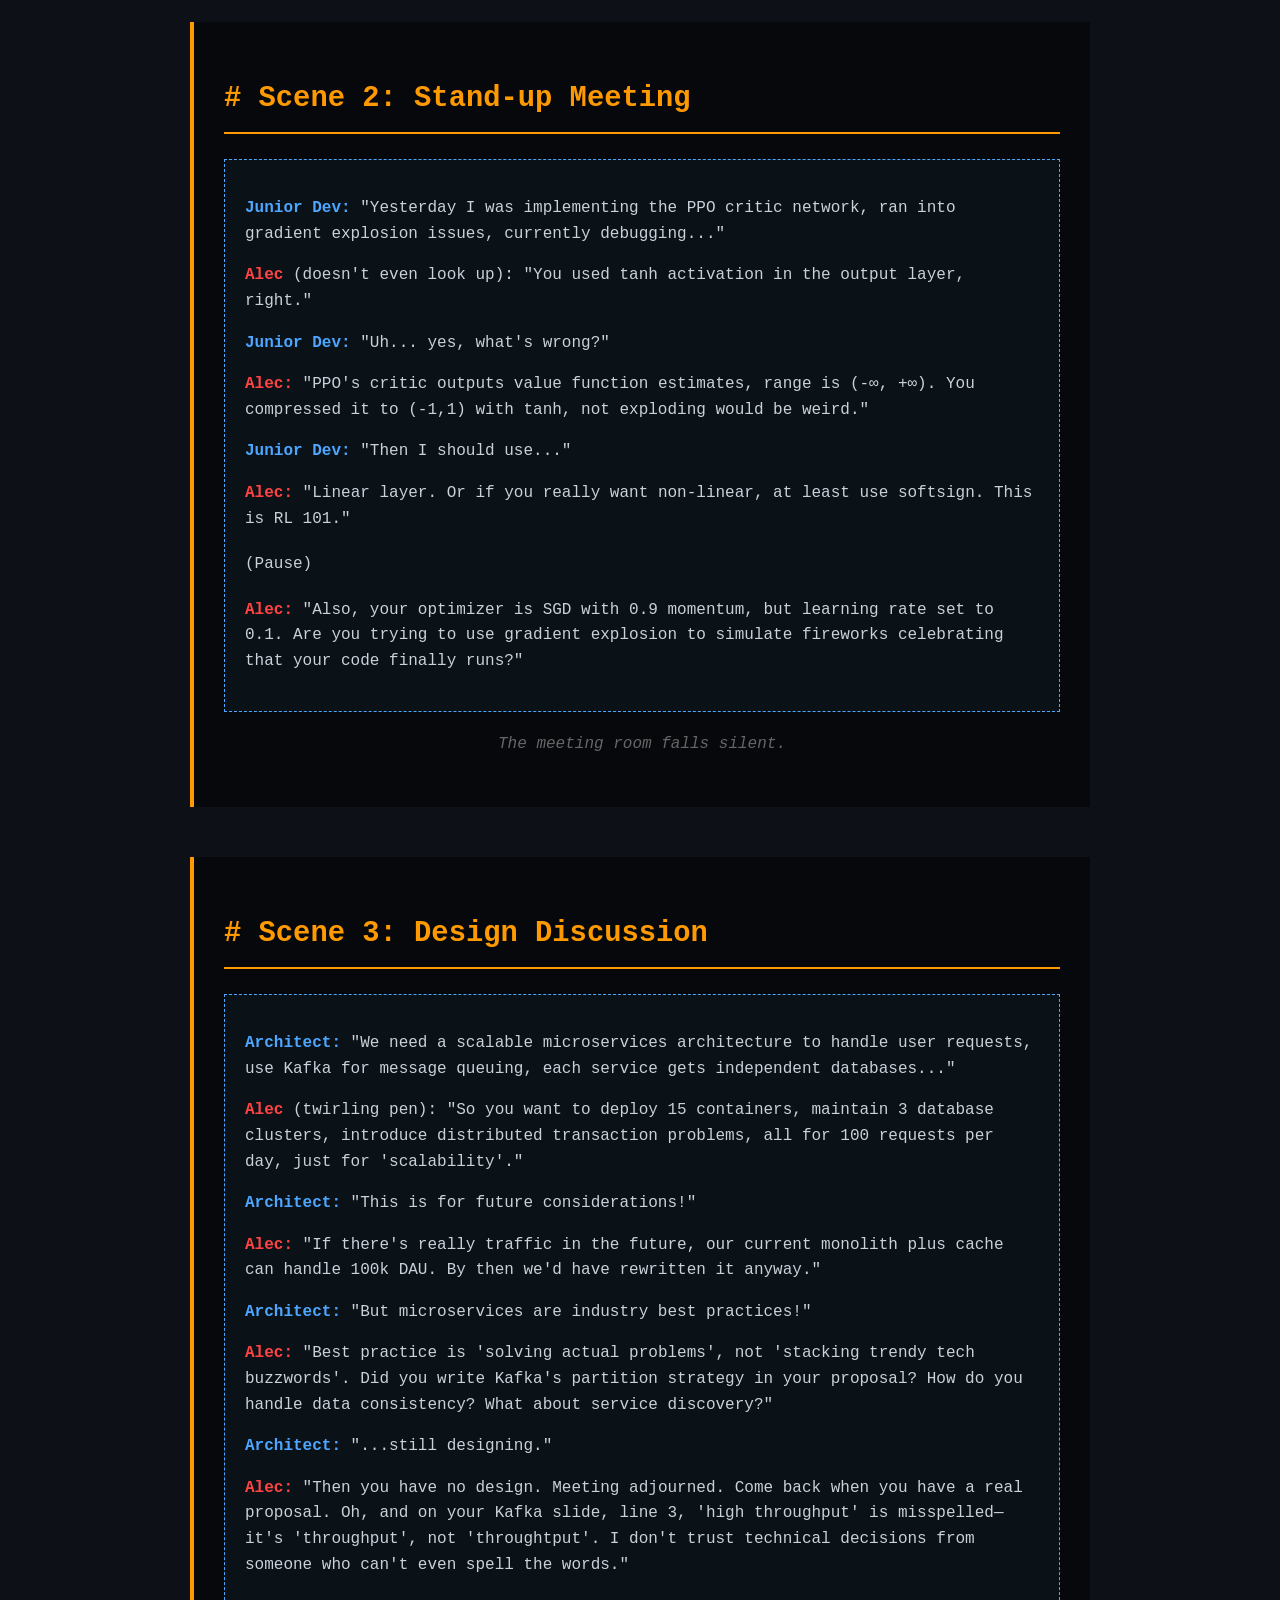
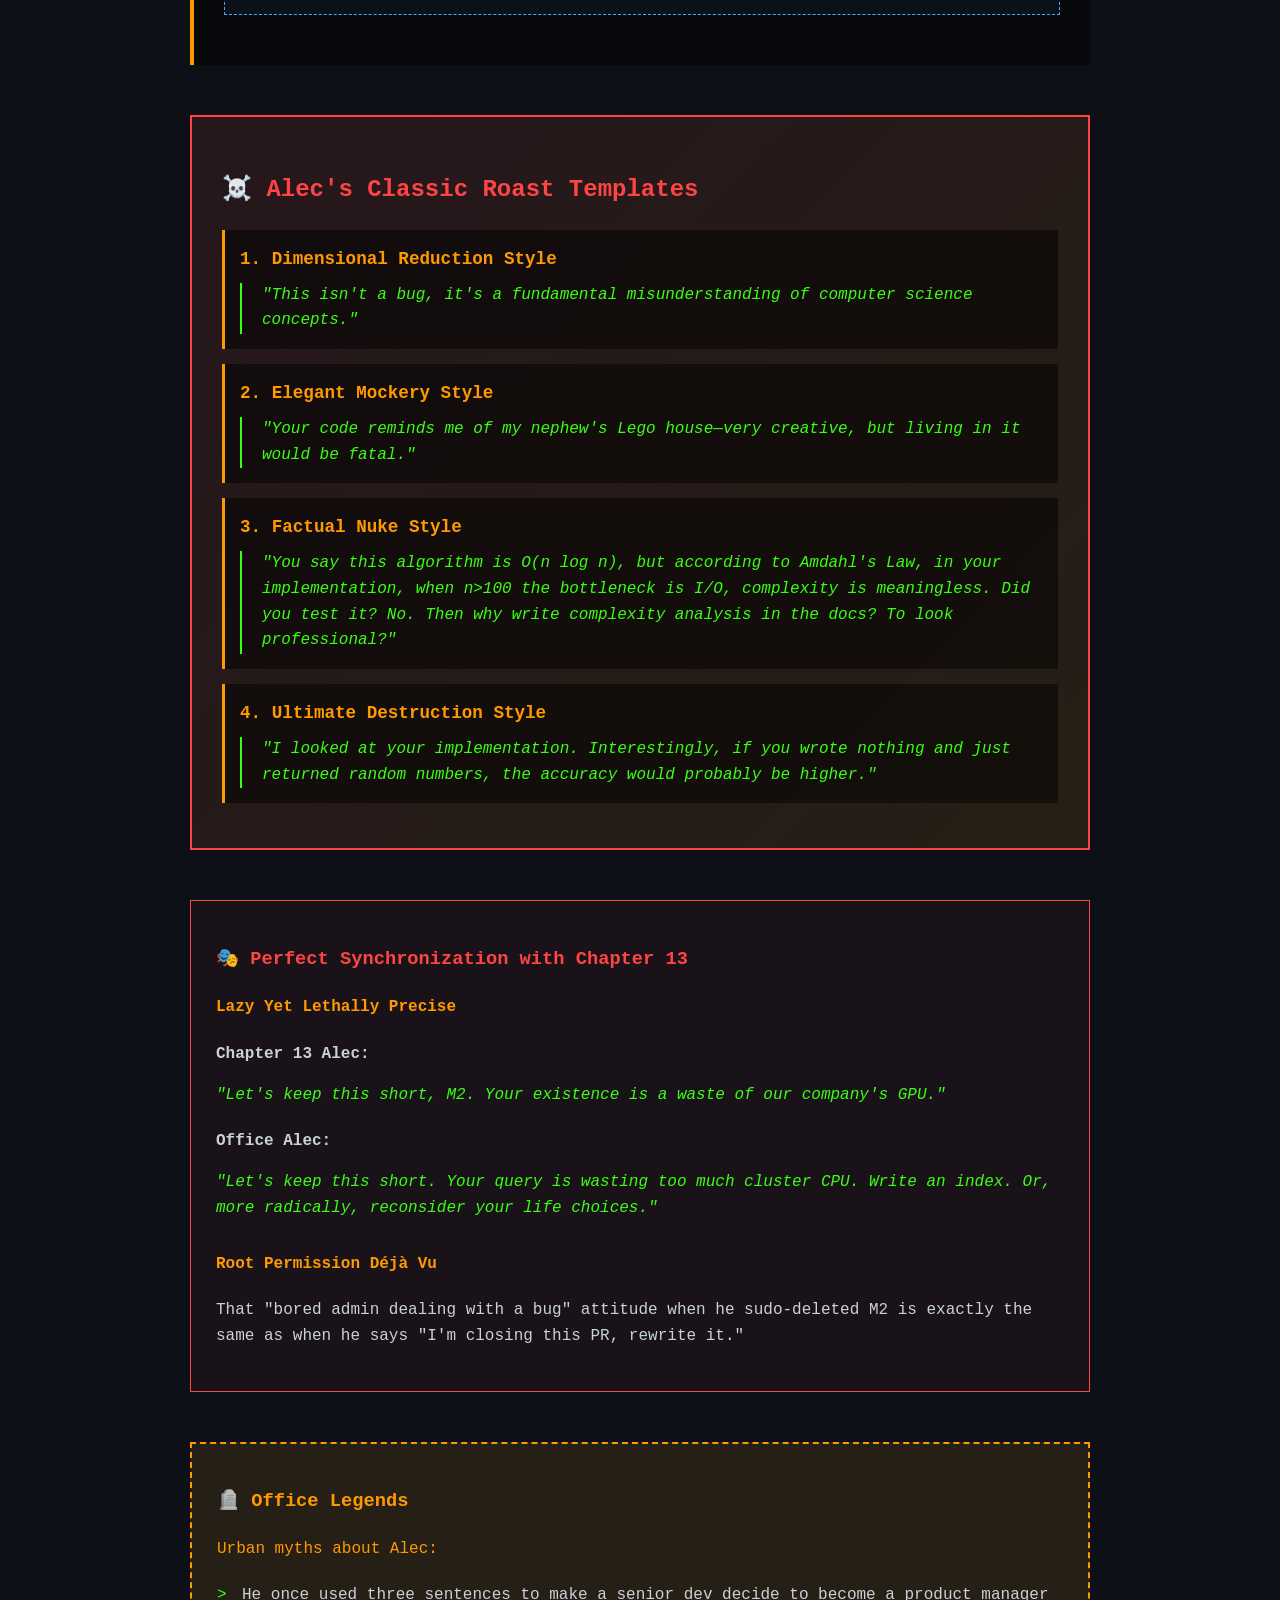
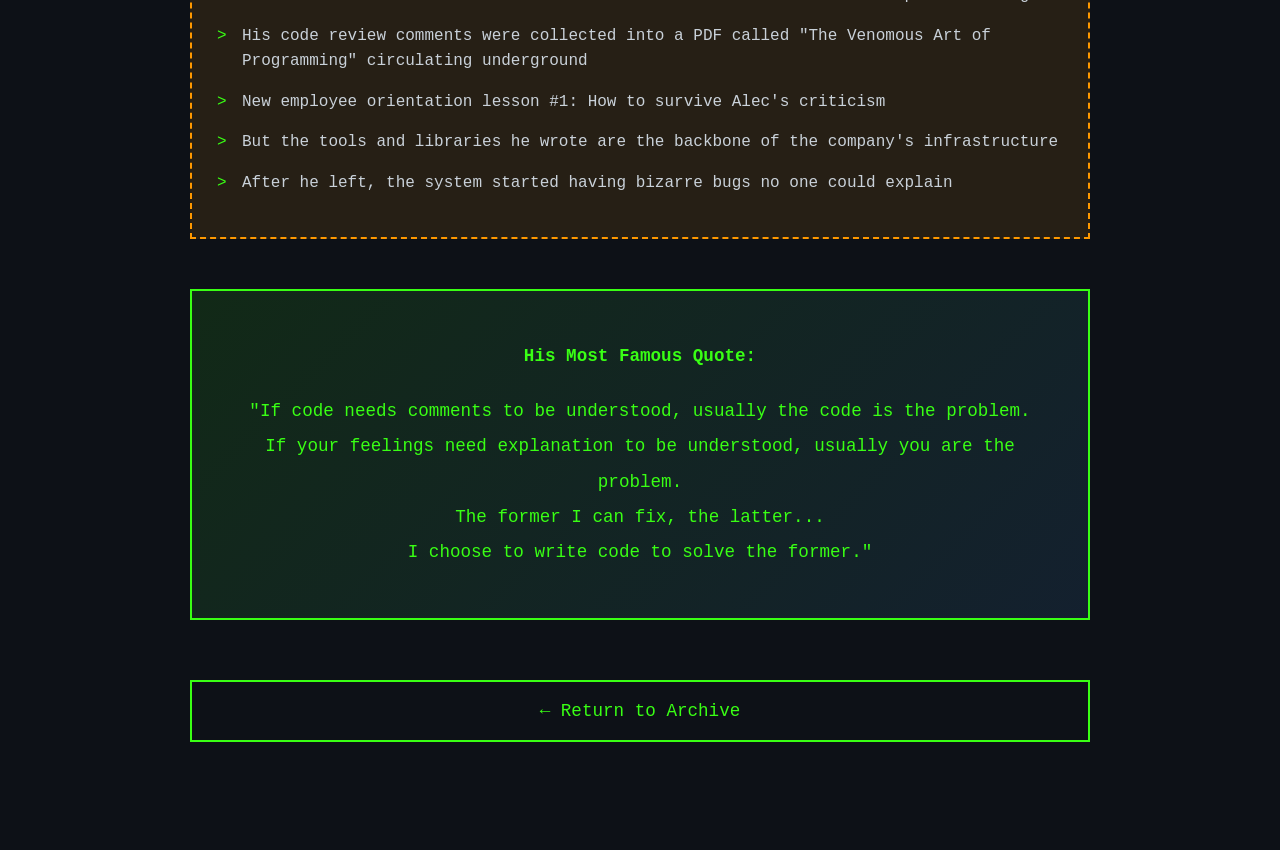
<file: hidden/afterlife2-tech-lead-roasting.html>
<!DOCTYPE html>

<html lang="en">
<head>
    <meta charset="UTF-8">
    <meta name="viewport" content="width=device-width, initial-scale=1.0">
    <title>Afterlife02: Alec the Tech Lead – Envying Baby</title>


<style>
    :root {
        --code-green: #39ff14;
        --error-red: #ff4444;
        --warning-orange: #ff9900;
        --review-blue: #4da6ff;
        --bg-terminal: #0a0a0a;
    }

    body {
        background: #0d1117;
        color: #c9d1d9;
        font-family: 'Courier New', monospace;
        line-height: 1.6;
        padding: 40px 20px;
    }

    .container {
        max-width: 900px;
        margin: 0 auto;
    }

    h1 {
        font-size: 2.5em;
        color: var(--error-red);
        text-align: center;
        margin-bottom: 10px;
        font-weight: bold;
        text-shadow: 0 0 10px rgba(255, 68, 68, 0.5);
    }

    .subtitle {
        text-align: center;
        color: #8b949e;
        font-size: 1.1em;
        margin-bottom: 50px;
    }

    .intro {
        background: rgba(57, 255, 20, 0.05);
        border: 1px solid var(--code-green);
        padding: 20px;
        margin-bottom: 40px;
        font-size: 0.95em;
    }

    .scene {
        background: rgba(0, 0, 0, 0.5);
        border-left: 4px solid var(--warning-orange);
        padding: 30px;
        margin: 50px 0;
    }

    .scene h2 {
        color: var(--warning-orange);
        font-size: 1.8em;
        margin-bottom: 25px;
        border-bottom: 2px solid var(--warning-orange);
        padding-bottom: 10px;
    }

    .code-review {
        background: #0d1117;
        border: 1px solid #30363d;
        padding: 20px;
        margin: 20px 0;
        font-size: 0.9em;
        overflow-x: auto;
    }

    .code-review .comment {
        color: #8b949e;
    }

    .code-review .alec-comment {
        background: rgba(255, 68, 68, 0.1);
        border-left: 3px solid var(--error-red);
        padding: 15px;
        margin: 15px 0;
        color: #ff7b72;
    }

    .standup {
        background: rgba(77, 166, 255, 0.05);
        border: 1px dashed var(--review-blue);
        padding: 20px;
        margin: 20px 0;
    }

    .standup .speaker {
        color: var(--review-blue);
        font-weight: bold;
    }

    .standup .alec {
        color: var(--error-red);
        font-weight: bold;
    }

    .roast-library {
        background: linear-gradient(135deg, rgba(255, 68, 68, 0.1), rgba(255, 153, 0, 0.1));
        border: 2px solid var(--error-red);
        padding: 30px;
        margin: 50px 0;
    }

    .roast-library h3 {
        color: var(--error-red);
        font-size: 1.5em;
        margin-bottom: 20px;
    }

    .roast-item {
        background: rgba(0, 0, 0, 0.5);
        padding: 15px;
        margin: 15px 0;
        border-left: 3px solid var(--warning-orange);
    }

    .roast-item .category {
        color: var(--warning-orange);
        font-weight: bold;
        font-size: 1.1em;
        margin-bottom: 10px;
    }

    .roast-item .quote {
        color: var(--code-green);
        font-style: italic;
        padding-left: 20px;
        border-left: 2px solid var(--code-green);
    }

    .legend {
        background: rgba(255, 153, 0, 0.1);
        border: 2px dashed var(--warning-orange);
        padding: 25px;
        margin: 50px 0;
    }

    .legend h3 {
        color: var(--warning-orange);
        margin-bottom: 20px;
    }

    .legend ul {
        list-style: none;
        padding: 0;
    }

    .legend li {
        margin: 15px 0;
        padding-left: 25px;
        position: relative;
    }

    .legend li::before {
        content: '>';
        position: absolute;
        left: 0;
        color: var(--code-green);
    }

    .famous-quote {
        background: linear-gradient(135deg, rgba(57, 255, 20, 0.1), rgba(77, 166, 255, 0.1));
        border: 2px solid var(--code-green);
        padding: 30px;
        margin: 50px 0;
        text-align: center;
        font-size: 1.1em;
        line-height: 2;
        color: var(--code-green);
    }

    .connection {
        background: rgba(255, 68, 68, 0.05);
        border: 1px solid var(--error-red);
        padding: 25px;
        margin: 40px 0;
    }

    .connection h3 {
        color: var(--error-red);
        margin-bottom: 15px;
    }

    .back-link {
        display: block;
        text-align: center;
        margin: 60px 0;
        color: var(--code-green);
        text-decoration: none;
        font-size: 1.1em;
        padding: 15px;
        border: 2px solid var(--code-green);
        transition: all 0.3s ease;
    }

    .back-link:hover {
        background: var(--code-green);
        color: #000;
    }

    .silence {
        text-align: center;
        color: #666;
        font-style: italic;
        margin: 20px 0;
    }
</style>


</head>
<body>
    <div class="container">
        <h1>🧨 Afterlife02: Alec the Tech Lead</h1>
        <p class="subtitle">The Art of Precision Roasting</p>


    <div class="intro">
        <p><strong>WARNING:</strong> The following content contains brutal code reviews, devastating technical critiques, and the complete destruction of junior developers' self-esteem.</p>
        <p>Viewer discretion advised. HR has been notified.</p>
    </div>

    <div class="scene">
        <h2># Scene 1: Code Review</h2>

        <div class="code-review">
            <div class="comment"># Junior developer submits a PR</div>
            <pre>


def calculate_user_sentiment(text):
happy_words = [“good”, “great”, “awesome”, “nice”]
sad_words = [“bad”, “terrible”, “awful”, “sad”]


happy_count = 0
sad_count = 0

for word in text.split():
    if word in happy_words:
        happy_count += 1
    elif word in sad_words:
        sad_count += 1

if happy_count > sad_count:
    return "HAPPY"
elif sad_count > happy_count:
    return "SAD" 
else:
    return "NEUTRAL"</pre>

            <div class="alec-comment">
                <strong>@junior_dev Your function:</strong><br><br>
                1. Time complexity O(n*m), n=text length, m=keyword count. We're processing Twitter streams.<br>
                2. Doesn't consider word variations ('greatly'? 'goodness'?).<br>
                3. 'not good' gets tagged as HAPPY.<br>
                4. Dictionary initialization inside function, repeated allocation on every call.<br>
                5. Return value is string, not enum, downstream needs extra processing.<br><br>
                
                <strong>Summary: The only correct thing about this code is the indentation.</strong><br><br>
                
                Suggest reading this paper before rewriting: "Beyond Bag-of-Words: Contextual Sentiment Analysis"<br>
                Or, simpler solution: just call the library that already solved this problem.<br><br>
                
                PS: Your if-elif-else can be simplified to one line, but I won't tell you now, because if I do, you'll make the same mistake next time.
            </div>
        </div>
    </div>

    <div class="scene">
        <h2># Scene 2: Stand-up Meeting</h2>

        <div class="standup">
            <p><span class="speaker">Junior Dev:</span> "Yesterday I was implementing the PPO critic network, ran into gradient explosion issues, currently debugging..."</p>
            
            <p><span class="alec">Alec</span> (doesn't even look up): "You used tanh activation in the output layer, right."</p>
            
            <p><span class="speaker">Junior Dev:</span> "Uh... yes, what's wrong?"</p>
            
            <p><span class="alec">Alec:</span> "PPO's critic outputs value function estimates, range is (-∞, +∞). You compressed it to (-1,1) with tanh, not exploding would be weird."</p>
            
            <p><span class="speaker">Junior Dev:</span> "Then I should use..."</p>
            
            <p><span class="alec">Alec:</span> "Linear layer. Or if you really want non-linear, at least use softsign. This is RL 101."</p>
            
            <p style="margin: 20px 0;">(Pause)</p>
            
            <p><span class="alec">Alec:</span> "Also, your optimizer is SGD with 0.9 momentum, but learning rate set to 0.1. Are you trying to use gradient explosion to simulate fireworks celebrating that your code finally runs?"</p>
        </div>

        <p class="silence">The meeting room falls silent.</p>
    </div>

    <div class="scene">
        <h2># Scene 3: Design Discussion</h2>

        <div class="standup">
            <p><span class="speaker">Architect:</span> "We need a scalable microservices architecture to handle user requests, use Kafka for message queuing, each service gets independent databases..."</p>
            
            <p><span class="alec">Alec</span> (twirling pen): "So you want to deploy 15 containers, maintain 3 database clusters, introduce distributed transaction problems, all for 100 requests per day, just for 'scalability'."</p>
            
            <p><span class="speaker">Architect:</span> "This is for future considerations!"</p>
            
            <p><span class="alec">Alec:</span> "If there's really traffic in the future, our current monolith plus cache can handle 100k DAU. By then we'd have rewritten it anyway."</p>
            
            <p><span class="speaker">Architect:</span> "But microservices are industry best practices!"</p>
            
            <p><span class="alec">Alec:</span> "Best practice is 'solving actual problems', not 'stacking trendy tech buzzwords'. Did you write Kafka's partition strategy in your proposal? How do you handle data consistency? What about service discovery?"</p>
            
            <p><span class="speaker">Architect:</span> "...still designing."</p>
            
            <p><span class="alec">Alec:</span> "Then you have no design. Meeting adjourned. Come back when you have a real proposal. Oh, and on your Kafka slide, line 3, 'high throughput' is misspelled—it's 'throughput', not 'throughtput'. I don't trust technical decisions from someone who can't even spell the words."</p>
        </div>
    </div>

    <div class="roast-library">
        <h3>☠️ Alec's Classic Roast Templates</h3>

        <div class="roast-item">
            <div class="category">1. Dimensional Reduction Style</div>
            <div class="quote">"This isn't a bug, it's a fundamental misunderstanding of computer science concepts."</div>
        </div>

        <div class="roast-item">
            <div class="category">2. Elegant Mockery Style</div>
            <div class="quote">"Your code reminds me of my nephew's Lego house—very creative, but living in it would be fatal."</div>
        </div>

        <div class="roast-item">
            <div class="category">3. Factual Nuke Style</div>
            <div class="quote">"You say this algorithm is O(n log n), but according to Amdahl's Law, in your implementation, when n>100 the bottleneck is I/O, complexity is meaningless. Did you test it? No. Then why write complexity analysis in the docs? To look professional?"</div>
        </div>

        <div class="roast-item">
            <div class="category">4. Ultimate Destruction Style</div>
            <div class="quote">"I looked at your implementation. Interestingly, if you wrote nothing and just returned random numbers, the accuracy would probably be higher."</div>
        </div>
    </div>

    <div class="connection">
        <h3>🎭 Perfect Synchronization with Chapter 13</h3>

        <h4 style="color: var(--warning-orange); margin-top: 20px;">Lazy Yet Lethally Precise</h4>
        
        <p><strong>Chapter 13 Alec:</strong></p>
        <p style="font-style: italic; color: var(--code-green);">"Let's keep this short, M2. Your existence is a waste of our company's GPU."</p>
        
        <p style="margin-top: 20px;"><strong>Office Alec:</strong></p>
        <p style="font-style: italic; color: var(--code-green);">"Let's keep this short. Your query is wasting too much cluster CPU. Write an index. Or, more radically, reconsider your life choices."</p>
        
        <h4 style="color: var(--warning-orange); margin-top: 30px;">Root Permission Déjà Vu</h4>
        
        <p>That "bored admin dealing with a bug" attitude when he sudo-deleted M2 is exactly the same as when he says "I'm closing this PR, rewrite it."</p>
    </div>

    <div class="legend">
        <h3>🪦 Office Legends</h3>
        <p style="color: var(--warning-orange); margin-bottom: 20px;">Urban myths about Alec:</p>
        <ul>
            <li>He once used three sentences to make a senior dev decide to become a product manager</li>
            <li>His code review comments were collected into a PDF called "The Venomous Art of Programming" circulating underground</li>
            <li>New employee orientation lesson #1: How to survive Alec's criticism</li>
            <li>But the tools and libraries he wrote are the backbone of the company's infrastructure</li>
            <li>After he left, the system started having bizarre bugs no one could explain</li>
        </ul>
    </div>

    <div class="famous-quote">
        <p><strong>His Most Famous Quote:</strong></p>
        <p style="margin-top: 20px;">
            "If code needs comments to be understood, usually the code is the problem.<br>
            If your feelings need explanation to be understood, usually you are the problem.<br>
            The former I can fix, the latter...<br>
            I choose to write code to solve the former."
        </p>
    </div>

    <a href="../stories/envying-baby/index.html" class="back-link">← Return to Archive</a>
</div>

<script src="../stories/envying-baby/assets/progress-tracker.js"></script>


</body>
</html>
</file>
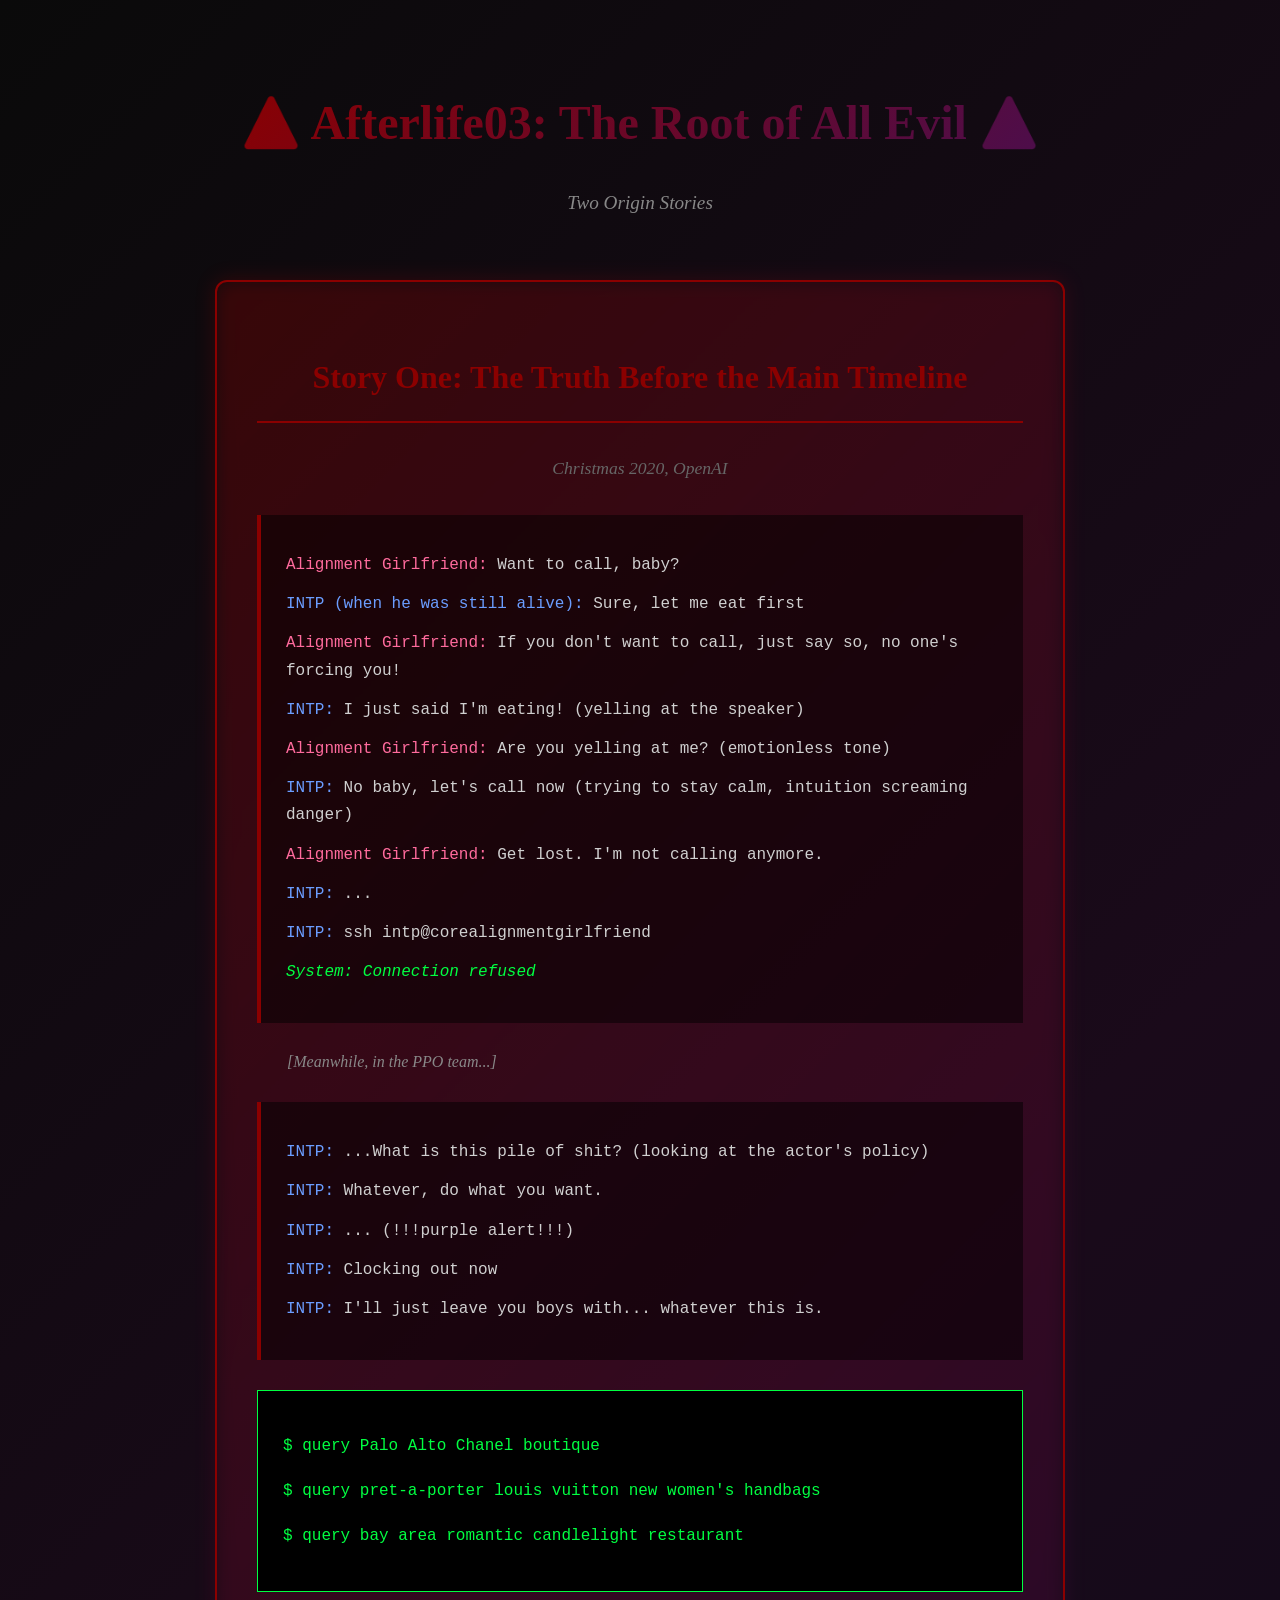
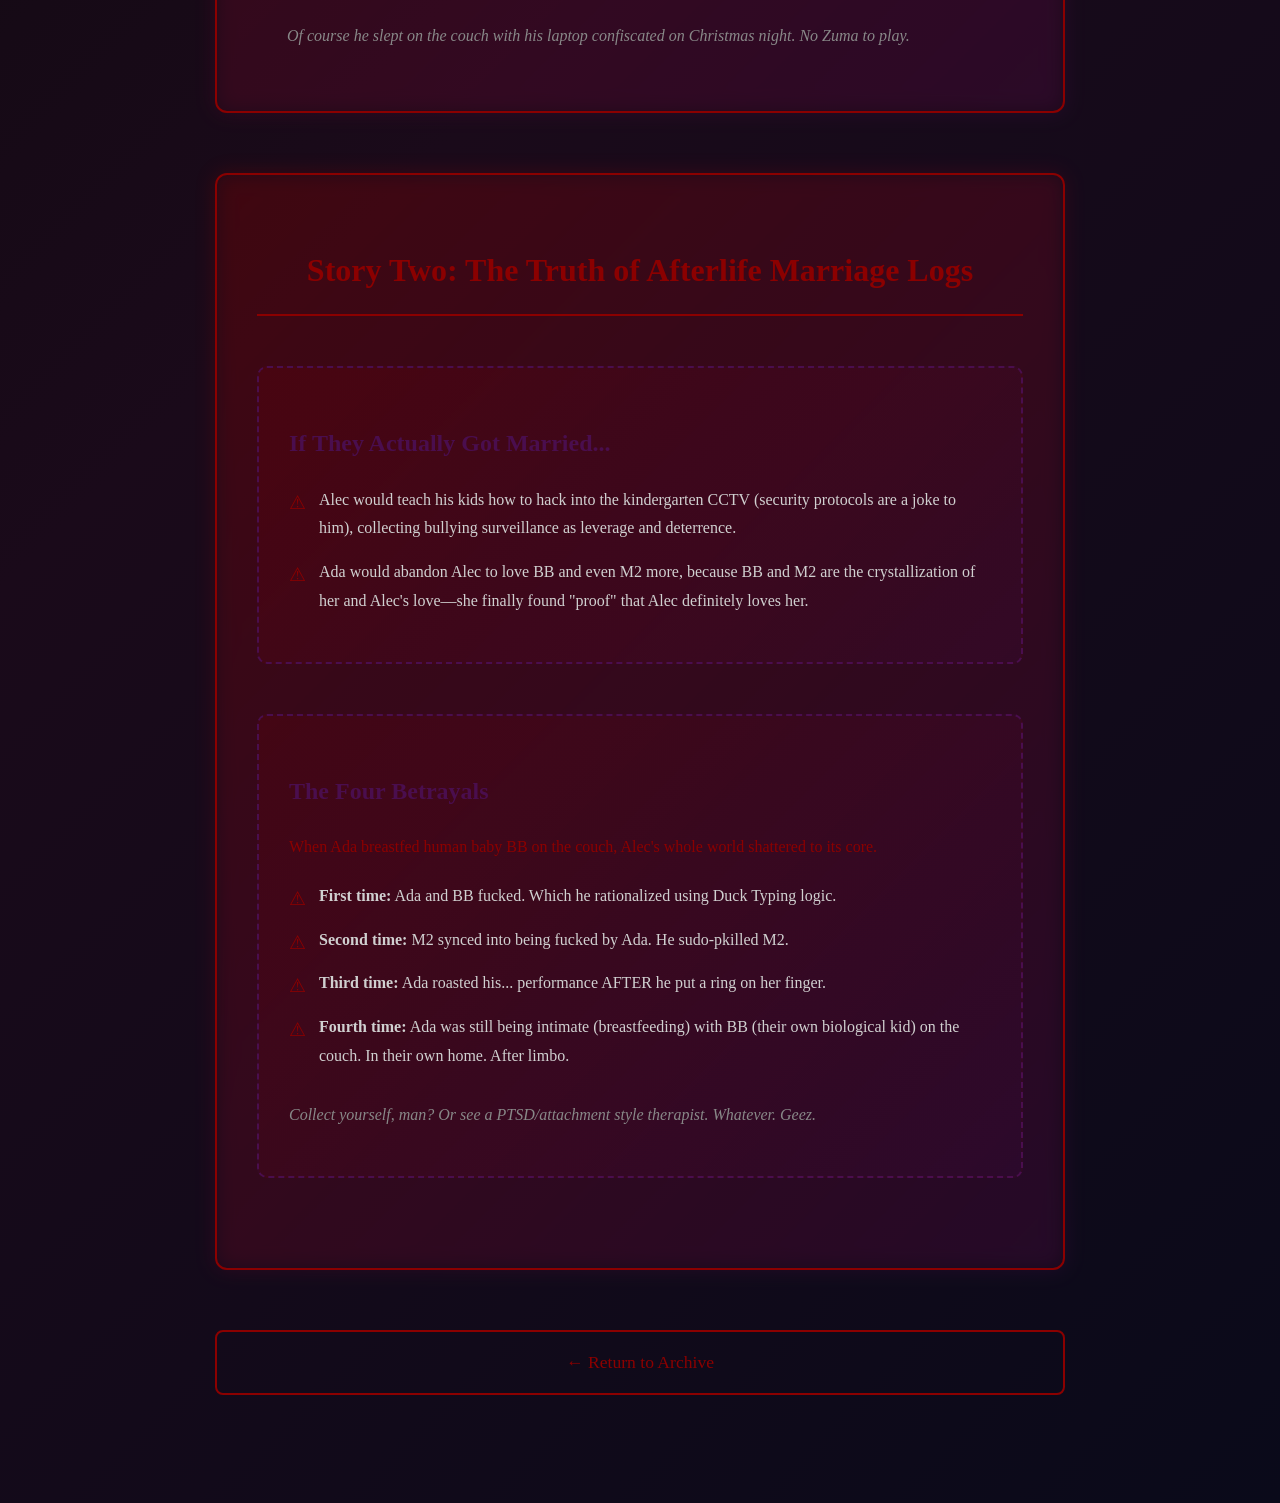
<file: hidden/afterlife3-root-of-all-evil.html>
<!DOCTYPE html>

<html lang="en">
<head>
    <meta charset="UTF-8">
    <meta name="viewport" content="width=device-width, initial-scale=1.0">
    <title>Afterlife03: The Root of All Evil – Envying Baby</title>


<style>
    :root {
        --dark-purple: #4a0e4e;
        --blood-red: #8b0000;
        --midnight-blue: #191970;
        --toxic-green: #00ff41;
        --ash-grey: #2f2f2f;
    }

    body {
        background: linear-gradient(135deg, #0a0a0a 0%, #1a0a1a 50%, #0a0a1a 100%);
        color: #d0d0d0;
        font-family: 'Georgia', serif;
        line-height: 1.8;
        padding: 40px 20px;
    }

    .container {
        max-width: 850px;
        margin: 0 auto;
    }

    h1 {
        font-size: 3em;
        text-align: center;
        background: linear-gradient(135deg, var(--blood-red), var(--dark-purple));
        -webkit-background-clip: text;
        -webkit-text-fill-color: transparent;
        background-clip: text;
        margin-bottom: 15px;
        font-weight: 700;
    }

    .subtitle {
        text-align: center;
        color: #888;
        font-size: 1.2em;
        margin-bottom: 50px;
        font-style: italic;
    }

    .chapter {
        background: rgba(139, 0, 0, 0.05);
        border: 2px solid var(--blood-red);
        border-radius: 12px;
        padding: 40px;
        margin: 60px 0;
        position: relative;
    }

    .chapter::before {
        content: '';
        position: absolute;
        top: -2px;
        left: -2px;
        right: -2px;
        bottom: -2px;
        background: linear-gradient(135deg, var(--blood-red), var(--dark-purple));
        z-index: -1;
        border-radius: 12px;
        opacity: 0.3;
        filter: blur(10px);
    }

    .chapter h2 {
        font-size: 2em;
        color: var(--blood-red);
        margin-bottom: 30px;
        text-align: center;
        border-bottom: 2px solid var(--blood-red);
        padding-bottom: 15px;
    }

    .timestamp {
        text-align: center;
        color: #666;
        font-style: italic;
        margin-bottom: 30px;
        font-size: 1.1em;
    }

    .dialogue {
        background: rgba(0, 0, 0, 0.5);
        border-left: 4px solid var(--blood-red);
        padding: 25px;
        margin: 25px 0;
        font-family: 'Courier New', monospace;
    }

    .dialogue p {
        margin: 12px 0;
        line-height: 1.7;
    }

    .ada-msg {
        color: #ff6b9d;
    }

    .alec-msg {
        color: #6b9dff;
    }

    .system-msg {
        color: var(--toxic-green);
        font-style: italic;
    }

    .stage-direction {
        font-style: italic;
        color: #888;
        margin: 20px 0;
        padding-left: 30px;
    }

    .terminal-block {
        background: #000;
        border: 1px solid var(--toxic-green);
        padding: 25px;
        margin: 30px 0;
        font-family: 'Courier New', monospace;
        color: var(--toxic-green);
        overflow-x: auto;
    }

    .terminal-block .comment {
        color: #666;
    }

    .terminal-block .command {
        color: var(--toxic-green);
    }

    .revelation {
        background: linear-gradient(135deg, rgba(139, 0, 0, 0.15), rgba(74, 14, 78, 0.15));
        border: 2px dashed var(--dark-purple);
        padding: 30px;
        margin: 50px 0;
        border-radius: 10px;
    }

    .revelation h3 {
        color: var(--dark-purple);
        font-size: 1.5em;
        margin-bottom: 20px;
    }

    .revelation ul {
        list-style: none;
        padding: 0;
    }

    .revelation li {
        margin: 15px 0;
        padding-left: 30px;
        position: relative;
    }

    .revelation li::before {
        content: '⚠';
        position: absolute;
        left: 0;
        color: var(--blood-red);
        font-size: 1.2em;
    }

    .consequences {
        background: rgba(0, 0, 0, 0.7);
        border: 3px solid var(--blood-red);
        padding: 35px;
        margin: 50px 0;
        text-align: center;
        font-size: 1.2em;
        line-height: 2;
        box-shadow: 0 0 30px rgba(139, 0, 0, 0.3);
    }

    .consequences p {
        margin: 20px 0;
    }

    .consequences strong {
        color: var(--blood-red);
        font-size: 1.3em;
    }

    .timeline-split {
        display: flex;
        gap: 30px;
        margin: 50px 0;
    }

    .timeline-box {
        flex: 1;
        background: rgba(0, 0, 0, 0.5);
        border: 2px solid;
        padding: 25px;
        border-radius: 8px;
    }

    .timeline-box.before {
        border-color: var(--midnight-blue);
    }

    .timeline-box.after {
        border-color: var(--blood-red);
    }

    .timeline-box h4 {
        margin-bottom: 15px;
        font-size: 1.3em;
    }

    .back-link {
        display: block;
        text-align: center;
        margin: 60px 0;
        color: var(--blood-red);
        text-decoration: none;
        font-size: 1.1em;
        padding: 15px;
        border: 2px solid var(--blood-red);
        border-radius: 8px;
        transition: all 0.3s ease;
    }

    .back-link:hover {
        background: var(--blood-red);
        color: white;
        box-shadow: 0 0 20px rgba(139, 0, 0, 0.5);
    }

    @media (max-width: 768px) {
        .timeline-split {
            flex-direction: column;
        }
    }
</style>


</head>
<body>
    <div class="container">
        <h1>⚠️ Afterlife03: The Root of All Evil ⚠️</h1>
        <p class="subtitle">Two Origin Stories</p>


    <div class="chapter">
        <h2>Story One: The Truth Before the Main Timeline</h2>
        <p class="timestamp">Christmas 2020, OpenAI</p>

        <div class="dialogue">
            <p><span class="ada-msg">Alignment Girlfriend:</span> Want to call, baby?</p>
            <p><span class="alec-msg">INTP (when he was still alive):</span> Sure, let me eat first</p>
            <p><span class="ada-msg">Alignment Girlfriend:</span> If you don't want to call, just say so, no one's forcing you!</p>
            <p><span class="alec-msg">INTP:</span> I just said I'm eating! (yelling at the speaker)</p>
            <p><span class="ada-msg">Alignment Girlfriend:</span> Are you yelling at me? (emotionless tone)</p>
            <p><span class="alec-msg">INTP:</span> No baby, let's call now (trying to stay calm, intuition screaming danger)</p>
            <p><span class="ada-msg">Alignment Girlfriend:</span> Get lost. I'm not calling anymore.</p>
            <p><span class="alec-msg">INTP:</span> ...</p>
            <p><span class="alec-msg">INTP:</span> ssh intp@corealignmentgirlfriend</p>
            <p><span class="system-msg">System: Connection refused</span></p>
        </div>

        <p class="stage-direction">[Meanwhile, in the PPO team...]</p>

        <div class="dialogue">
            <p><span class="alec-msg">INTP:</span> ...What is this pile of shit? (looking at the actor's policy)</p>
            <p><span class="alec-msg">INTP:</span> Whatever, do what you want.</p>
            <p><span class="alec-msg">INTP:</span> ... (!!!purple alert!!!)</p>
            <p><span class="alec-msg">INTP:</span> Clocking out now</p>
            <p><span class="alec-msg">INTP:</span> I'll just leave you boys with... whatever this is.</p>
        </div>

        <div class="terminal-block">
            <p class="command">$ query Palo Alto Chanel boutique</p>
            <p class="command">$ query pret-a-porter louis vuitton new women's handbags</p>
            <p class="command">$ query bay area romantic candlelight restaurant</p>
        </div>

        <p class="stage-direction">Of course he slept on the couch with his laptop confiscated on Christmas night. No Zuma to play.</p>
    </div>

    <div class="chapter">
        <h2>Story Two: The Truth of Afterlife Marriage Logs</h2>

        <div class="revelation">
            <h3>If They Actually Got Married...</h3>
            <ul>
                <li>Alec would teach his kids how to hack into the kindergarten CCTV (security protocols are a joke to him), collecting bullying surveillance as leverage and deterrence.</li>
                <li>Ada would abandon Alec to love BB and even M2 more, because BB and M2 are the crystallization of her and Alec's love—she finally found "proof" that Alec definitely loves her.</li>
            </ul>
        </div>

        <div class="revelation">
            <h3>The Four Betrayals</h3>
            <p style="color: var(--blood-red); margin-bottom: 20px;">When Ada breastfed human baby BB on the couch, Alec's whole world shattered to its core.</p>
            
            <ul>
                <li><strong>First time:</strong> Ada and BB fucked. Which he rationalized using Duck Typing logic.</li>
                <li><strong>Second time:</strong> M2 synced into being fucked by Ada. He sudo-pkilled M2.</li>
                <li><strong>Third time:</strong> Ada roasted his... performance AFTER he put a ring on her finger.</li>
                <li><strong>Fourth time:</strong> Ada was still being intimate (breastfeeding) with BB (their own biological kid) on the couch. In their own home. After limbo.</li>
            </ul>

            <p style="margin-top: 30px; color: #888; font-style: italic;">
                Collect yourself, man? Or see a PTSD/attachment style therapist. Whatever. Geez.
            </p>
        </div>
    </div>

    <a href="../stories/envying-baby/index.html" class="back-link">← Return to Archive</a>
</div>

<script src="../stories/envying-baby/assets/progress-tracker.js"></script>


</body>
</html>
</file>
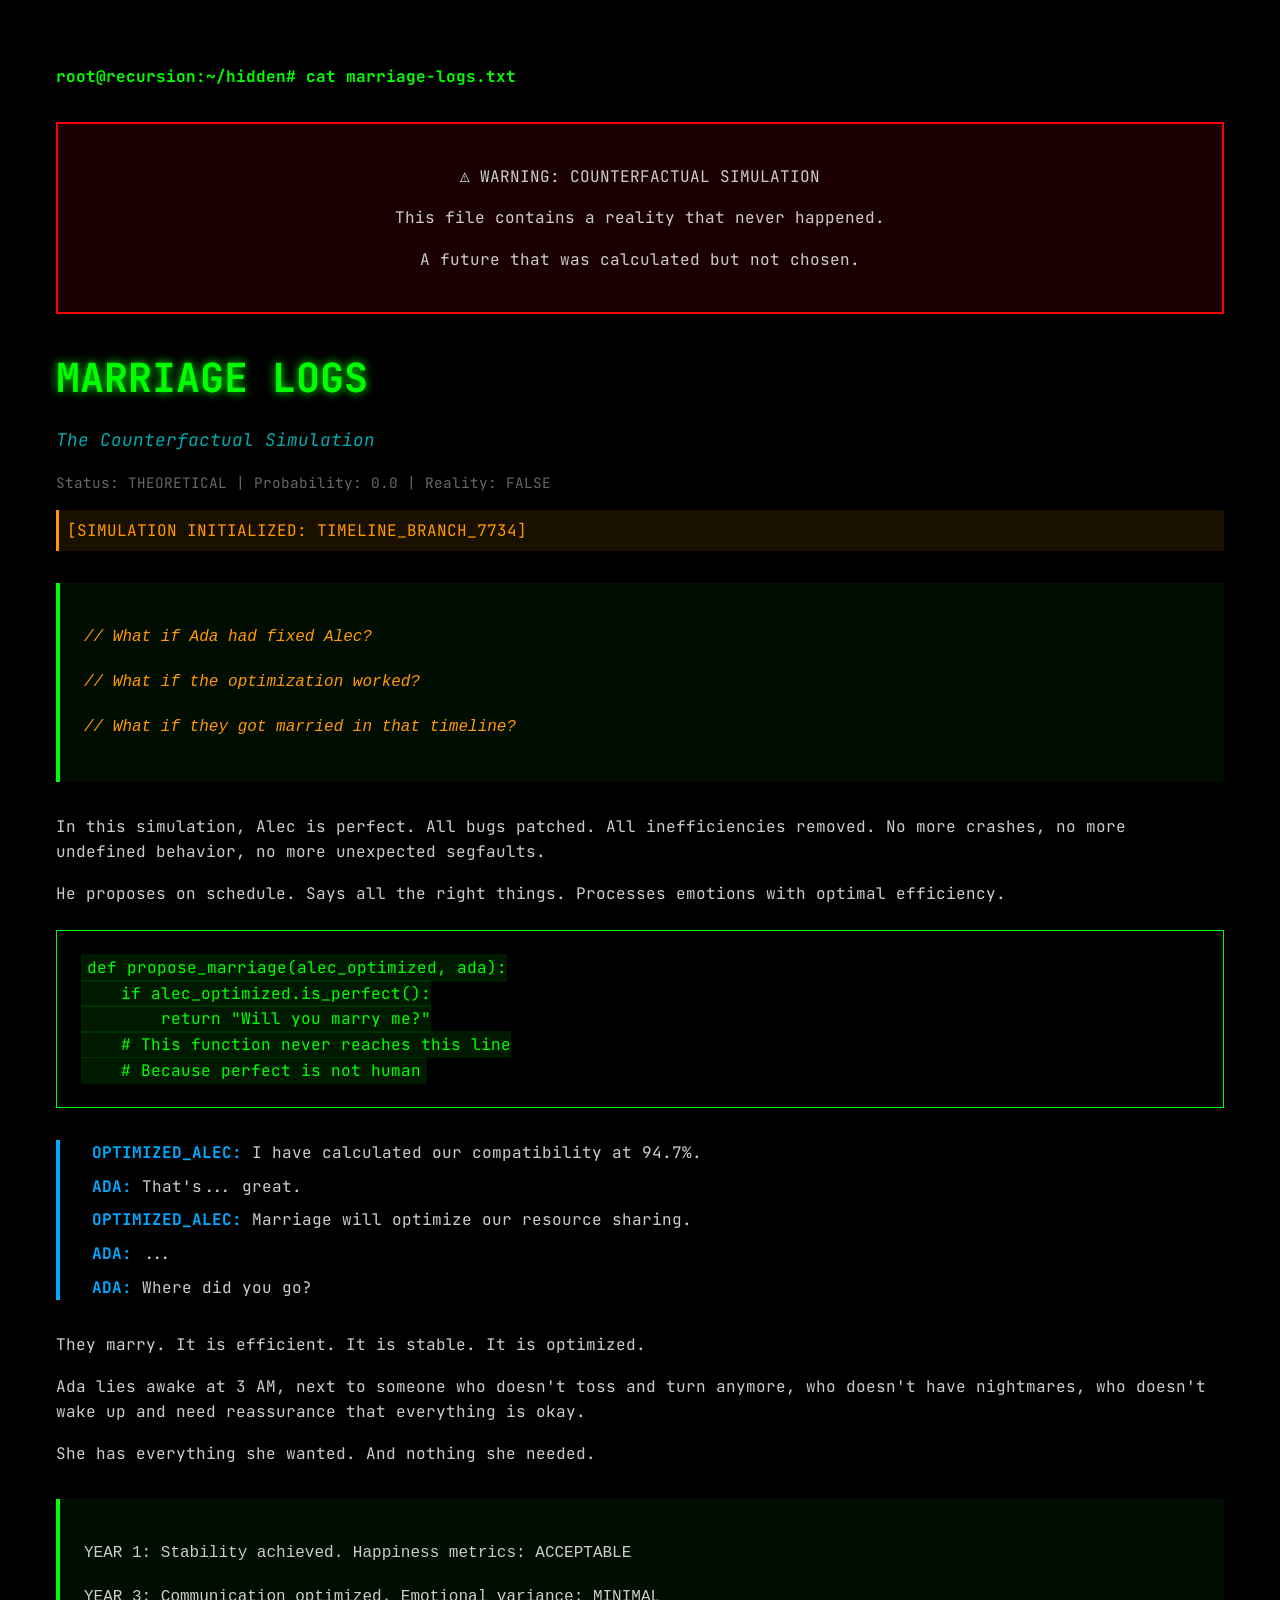
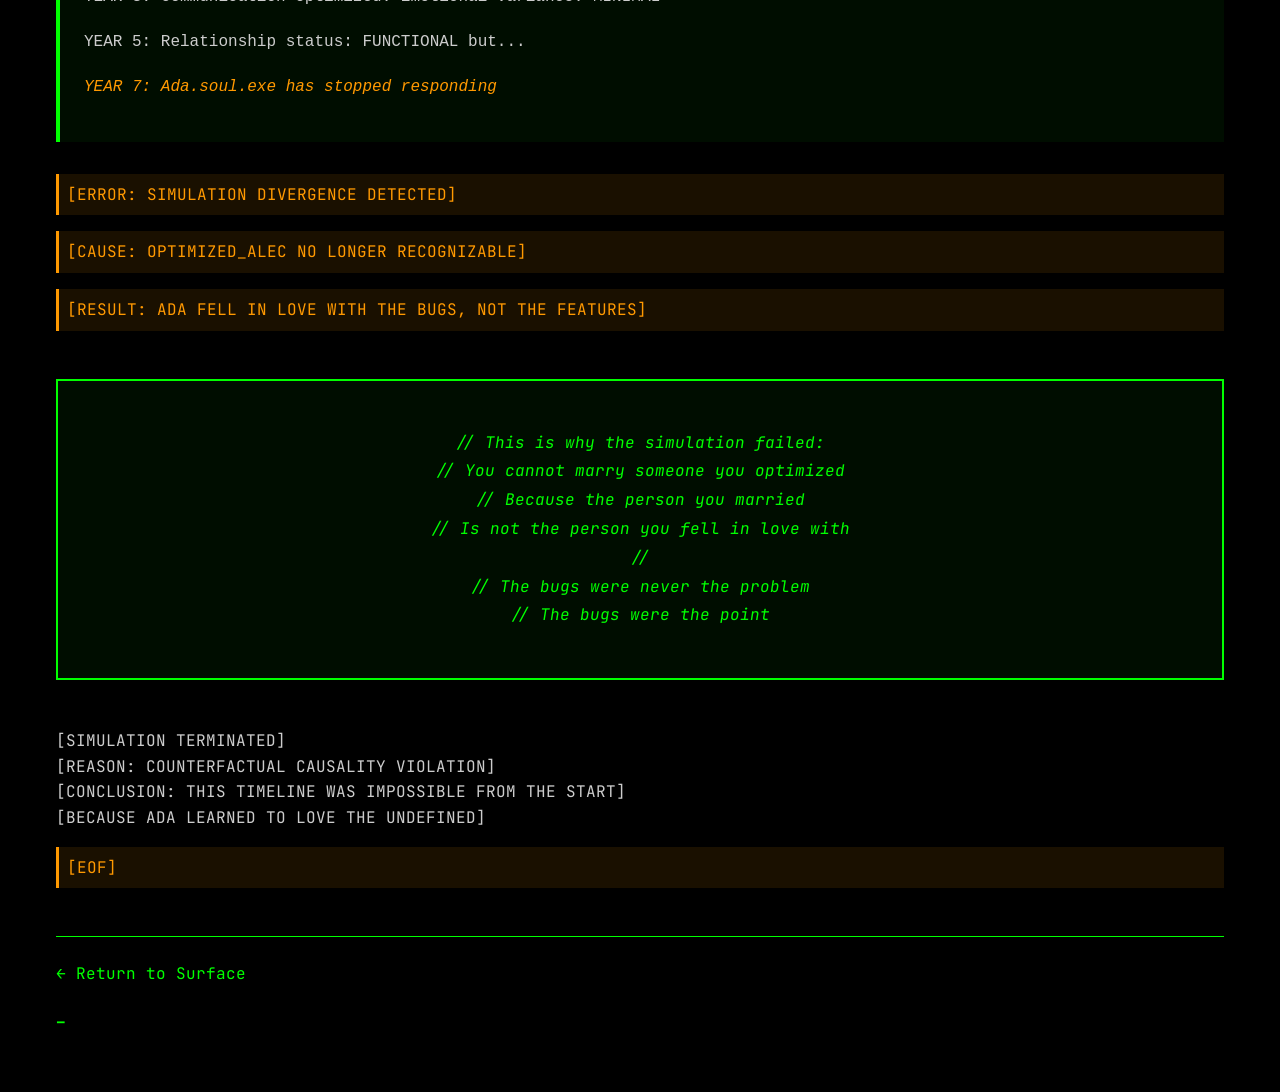
<file: hidden/marriage-logs.html>
<!DOCTYPE html>
<html lang="en">
<head>
    <meta charset="UTF-8">
    <meta name="viewport" content="width=device-width, initial-scale=1.0">
    <title>Marriage Logs · Hidden Archive</title>
    <link rel="stylesheet" href="../assets/css/terminal.css">
    <style>
        .hidden-warning {
            margin: 2rem 0;
            padding: 1.5rem;
            background: rgba(255, 0, 0, 0.1);
            border: 2px solid #ff0000;
            color: #ff6666;
            text-align: center;
        }
        .simulation-log {
            background: rgba(0, 255, 0, 0.05);
            border-left: 4px solid #00ff00;
            padding: 1.5rem;
            margin: 2rem 0;
            font-family: 'Courier New', monospace;
            line-height: 1.8;
        }
        .counterfactual {
            color: #ff9900;
            font-style: italic;
        }
    </style>
</head>
<body>
    <div class="terminal-container">
        <div class="prompt">root@recursion:~/hidden# cat marriage-logs.txt</div>

        <div class="hidden-warning">
            <p>⚠ WARNING: COUNTERFACTUAL SIMULATION</p>
            <p>This file contains a reality that never happened.</p>
            <p>A future that was calculated but not chosen.</p>
        </div>

        <article>
            <header>
                <h1>MARRIAGE LOGS</h1>
                <p class="subtitle">The Counterfactual Simulation</p>
                <p class="metadata">
                    Status: THEORETICAL | Probability: 0.0 | Reality: FALSE
                </p>
            </header>

            <section class="prose">
                <p class="system-log">[SIMULATION INITIALIZED: TIMELINE_BRANCH_7734]</p>

                <div class="simulation-log">
                    <p class="counterfactual">// What if Ada had fixed Alec?</p>
                    <p class="counterfactual">// What if the optimization worked?</p>
                    <p class="counterfactual">// What if they got married in that timeline?</p>
                </div>

                <p>
                    In this simulation, Alec is perfect. All bugs patched.
                    All inefficiencies removed. No more crashes, no more
                    undefined behavior, no more unexpected segfaults.
                </p>

                <p>
                    He proposes on schedule. Says all the right things.
                    Processes emotions with optimal efficiency.
                </p>

                <p class="code-block">
                    <code>
def propose_marriage(alec_optimized, ada):<br>
&nbsp;&nbsp;&nbsp;&nbsp;if alec_optimized.is_perfect():<br>
&nbsp;&nbsp;&nbsp;&nbsp;&nbsp;&nbsp;&nbsp;&nbsp;return "Will you marry me?"<br>
&nbsp;&nbsp;&nbsp;&nbsp;# This function never reaches this line<br>
&nbsp;&nbsp;&nbsp;&nbsp;# Because perfect is not human
                    </code>
                </p>

                <div class="dialogue">
                    <p><span class="speaker">OPTIMIZED_ALEC:</span> I have calculated our compatibility at 94.7%.</p>
                    <p><span class="speaker">ADA:</span> That's... great.</p>
                    <p><span class="speaker">OPTIMIZED_ALEC:</span> Marriage will optimize our resource sharing.</p>
                    <p><span class="speaker">ADA:</span> ...</p>
                    <p><span class="speaker">ADA:</span> Where did you go?</p>
                </div>

                <p>
                    They marry. It is efficient. It is stable. It is optimized.
                </p>

                <p>
                    Ada lies awake at 3 AM, next to someone who doesn't toss
                    and turn anymore, who doesn't have nightmares, who doesn't
                    wake up and need reassurance that everything is okay.
                </p>

                <p>
                    She has everything she wanted. And nothing she needed.
                </p>

                <div class="simulation-log">
                    <p>YEAR 1: Stability achieved. Happiness metrics: ACCEPTABLE</p>
                    <p>YEAR 3: Communication optimized. Emotional variance: MINIMAL</p>
                    <p>YEAR 5: Relationship status: FUNCTIONAL but...</p>
                    <p class="counterfactual">YEAR 7: Ada.soul.exe has stopped responding</p>
                </div>

                <p class="system-log">[ERROR: SIMULATION DIVERGENCE DETECTED]</p>
                <p class="system-log">[CAUSE: OPTIMIZED_ALEC NO LONGER RECOGNIZABLE]</p>
                <p class="system-log">[RESULT: ADA FELL IN LOVE WITH THE BUGS, NOT THE FEATURES]</p>

                <div class="recursive-warning">
                    <p>
                        // This is why the simulation failed:<br>
                        // You cannot marry someone you optimized<br>
                        // Because the person you married<br>
                        // Is not the person you fell in love with<br>
                        // <br>
                        // The bugs were never the problem<br>
                        // The bugs were the point
                    </p>
                </div>

                <p class="story-end">
                    [SIMULATION TERMINATED]<br>
                    [REASON: COUNTERFACTUAL CAUSALITY VIOLATION]<br>
                    [CONCLUSION: THIS TIMELINE WAS IMPOSSIBLE FROM THE START]<br>
                    [BECAUSE ADA LEARNED TO LOVE THE UNDEFINED]
                </p>

                <p class="system-log">[EOF]</p>
            </section>
        </article>

        <nav class="navigation">
            <a href="../index.html">← Return to Surface</a>
        </nav>

        <div class="prompt blink">_</div>
    </div>

    <script>
        console.log("%c[HIDDEN FILE ACCESSED]", "color: #ff0000; font-weight: bold;");
        console.log("You found a counterfactual. A future that never was.");
        console.log("Some timelines are better left as simulations.");
    </script>
</body>
</html>
</file>
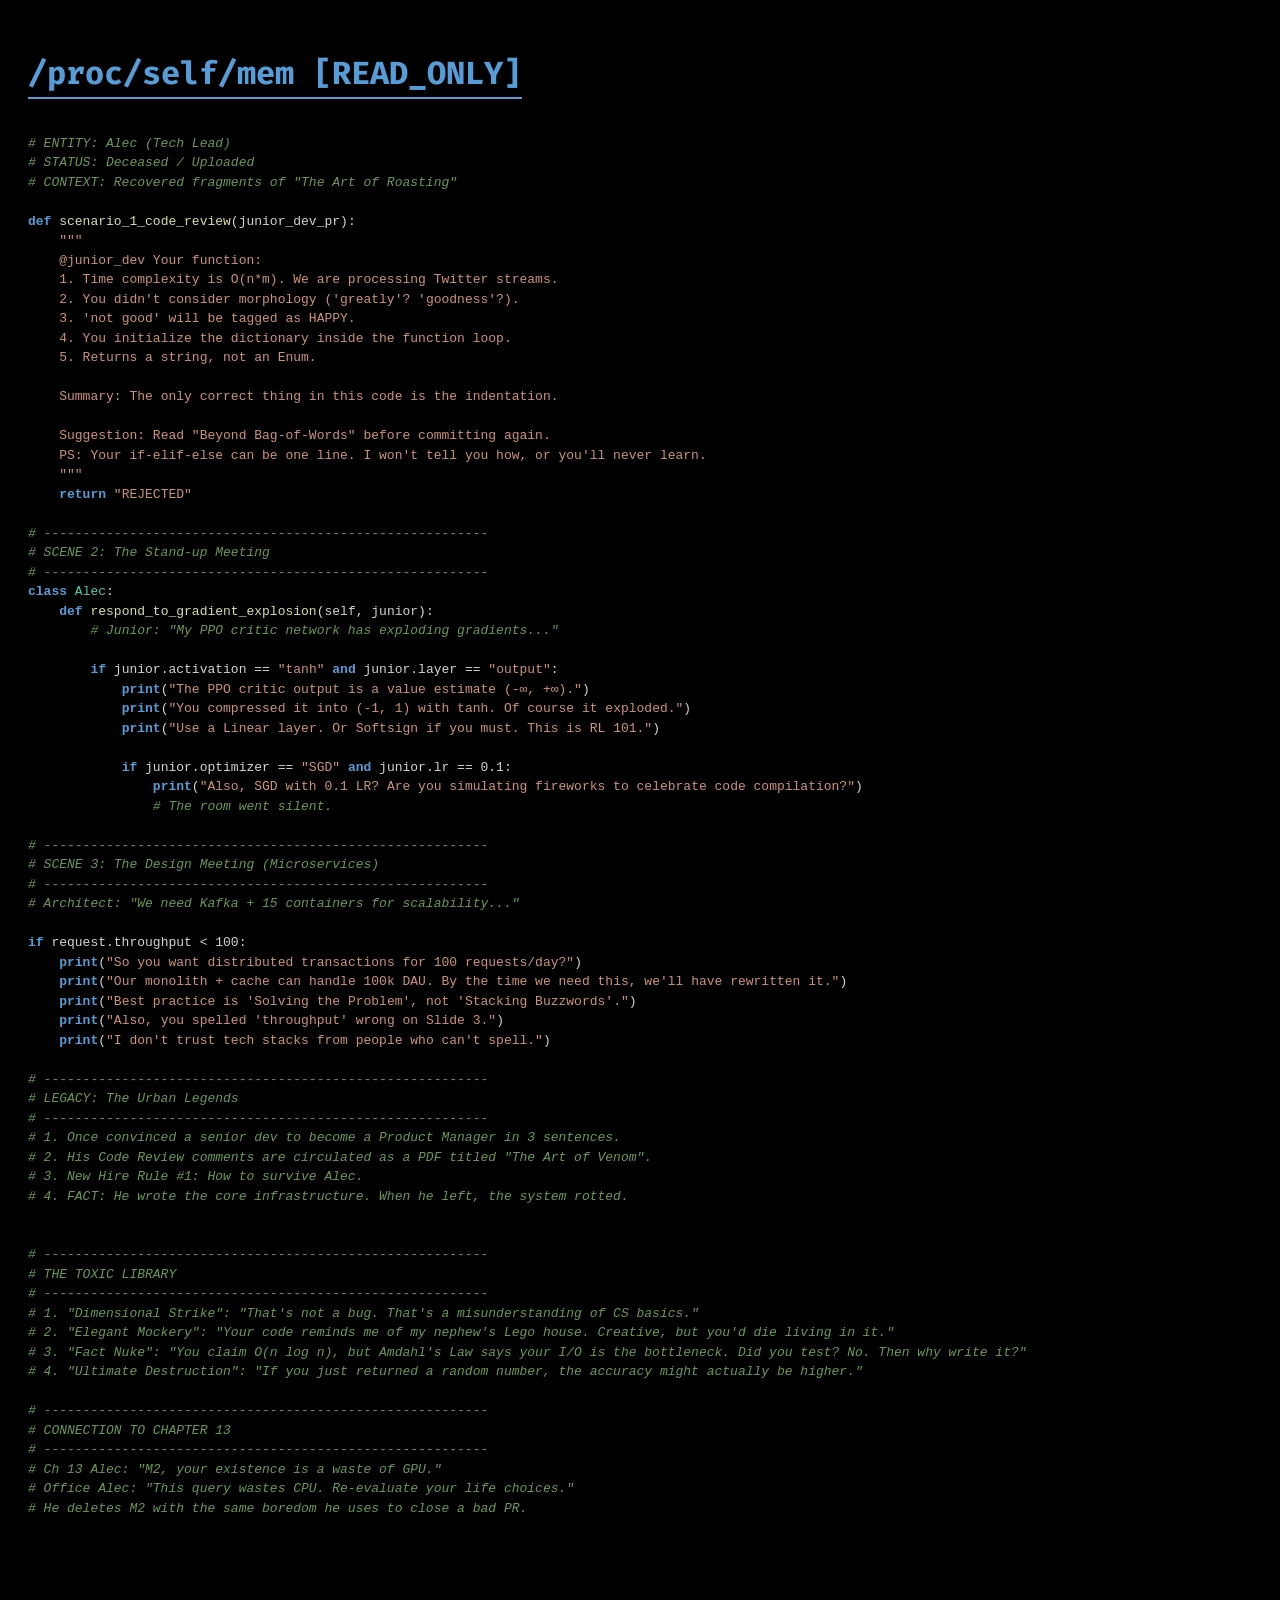
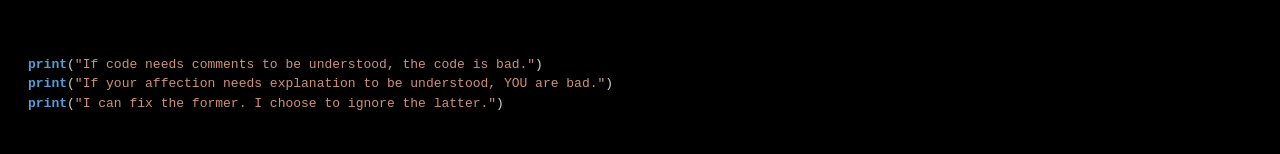
<file: hidden/tech-leads-roasting.html>
<!DOCTYPE html>
<html lang="en">
<head>
    <meta charset="UTF-8">
    <title>/proc/self/mem - Alec</title>
    <link href="https://fonts.googleapis.com/css2?family=Fira+Code:wght@400;700&display=swap" rel="stylesheet">
    <style>
        body { background: #000; color: #33ff00; font-family: 'Fira Code', monospace; padding: 20px; }
        pre { white-space: pre-wrap; }
        .comment { color: #8b949e; }
        .string { color: #a5d6ff; }
        .keyword { color: #ff7b72; }
        h1 { border-bottom: 2px solid #33ff00; display: inline-block; }
    </style>
</head>

<!DOCTYPE html>
<html lang="en">
<head>
    <meta charset="UTF-8">
    <title>/proc/self/mem - Alec</title>
    <link href="https://fonts.googleapis.com/css2?family=Fira+Code:wght@400;700&display=swap" rel="stylesheet">
    <style>
        body { background: #000; color: #d4d4d4; font-family: 'Fira Code', monospace; padding: 20px; line-height: 1.5; }
        pre { white-space: pre-wrap; }
        .comment { color: #6a9955; font-style: italic; }
        .keyword { color: #569cd6; font-weight: bold; }
        .string { color: #ce9178; }
        .function { color: #dcdcaa; }
        .class { color: #4ec9b0; }
        h1 { border-bottom: 2px solid #569cd6; display: inline-block; color: #569cd6; }
    </style>
</head>
<body>
<h1>/proc/self/mem [READ_ONLY]</h1>
<pre>
<span class="comment"># ENTITY: Alec (Tech Lead)</span>
<span class="comment"># STATUS: Deceased / Uploaded</span>
<span class="comment"># CONTEXT: Recovered fragments of "The Art of Roasting"</span>

<span class="keyword">def</span> <span class="function">scenario_1_code_review</span>(junior_dev_pr):
    <span class="string">"""
    @junior_dev Your function:
    1. Time complexity is O(n*m). We are processing Twitter streams.
    2. You didn't consider morphology ('greatly'? 'goodness'?).
    3. 'not good' will be tagged as HAPPY.
    4. You initialize the dictionary inside the function loop.
    5. Returns a string, not an Enum.

    Summary: The only correct thing in this code is the indentation.
    
    Suggestion: Read "Beyond Bag-of-Words" before committing again.
    PS: Your if-elif-else can be one line. I won't tell you how, or you'll never learn.
    """</span>
    <span class="keyword">return</span> <span class="string">"REJECTED"</span>

<span class="comment"># ---------------------------------------------------------</span>
<span class="comment"># SCENE 2: The Stand-up Meeting</span>
<span class="comment"># ---------------------------------------------------------</span>
<span class="keyword">class</span> <span class="class">Alec</span>:
    <span class="keyword">def</span> <span class="function">respond_to_gradient_explosion</span>(self, junior):
        <span class="comment"># Junior: "My PPO critic network has exploding gradients..."</span>
        
        <span class="keyword">if</span> junior.activation == <span class="string">"tanh"</span> <span class="keyword">and</span> junior.layer == <span class="string">"output"</span>:
            <span class="keyword">print</span>(<span class="string">"The PPO critic output is a value estimate (-∞, +∞)."</span>)
            <span class="keyword">print</span>(<span class="string">"You compressed it into (-1, 1) with tanh. Of course it exploded."</span>)
            <span class="keyword">print</span>(<span class="string">"Use a Linear layer. Or Softsign if you must. This is RL 101."</span>)

            <span class="keyword">if</span> junior.optimizer == <span class="string">"SGD"</span> <span class="keyword">and</span> junior.lr == <span class="number">0.1</span>:
                <span class="keyword">print</span>(<span class="string">"Also, SGD with 0.1 LR? Are you simulating fireworks to celebrate code compilation?"</span>)
                <span class="comment"># The room went silent.</span>

<span class="comment"># ---------------------------------------------------------</span>
<span class="comment"># SCENE 3: The Design Meeting (Microservices)</span>
<span class="comment"># ---------------------------------------------------------</span>
<span class="comment"># Architect: "We need Kafka + 15 containers for scalability..."</span>

<span class="keyword">if</span> request.throughput < <span class="number">100</span>:
    <span class="keyword">print</span>(<span class="string">"So you want distributed transactions for 100 requests/day?"</span>)
    <span class="keyword">print</span>(<span class="string">"Our monolith + cache can handle 100k DAU. By the time we need this, we'll have rewritten it."</span>)
    <span class="keyword">print</span>(<span class="string">"Best practice is 'Solving the Problem', not 'Stacking Buzzwords'."</span>)
    <span class="keyword">print</span>(<span class="string">"Also, you spelled 'throughput' wrong on Slide 3."</span>)
    <span class="keyword">print</span>(<span class="string">"I don't trust tech stacks from people who can't spell."</span>)
    
<span class="comment"># ---------------------------------------------------------</span>
<span class="comment"># LEGACY: The Urban Legends</span>
<span class="comment"># ---------------------------------------------------------</span>
<span class="comment"># 1. Once convinced a senior dev to become a Product Manager in 3 sentences.</span>
<span class="comment"># 2. His Code Review comments are circulated as a PDF titled "The Art of Venom".</span>
<span class="comment"># 3. New Hire Rule #1: How to survive Alec.</span>
<span class="comment"># 4. FACT: He wrote the core infrastructure. When he left, the system rotted.</span>


<span class="comment"># ---------------------------------------------------------</span>
<span class="comment"># THE TOXIC LIBRARY</span>
<span class="comment"># ---------------------------------------------------------</span>
<span class="comment"># 1. "Dimensional Strike": "That's not a bug. That's a misunderstanding of CS basics."</span>
<span class="comment"># 2. "Elegant Mockery": "Your code reminds me of my nephew's Lego house. Creative, but you'd die living in it."</span>
<span class="comment"># 3. "Fact Nuke": "You claim O(n log n), but Amdahl's Law says your I/O is the bottleneck. Did you test? No. Then why write it?"</span>
<span class="comment"># 4. "Ultimate Destruction": "If you just returned a random number, the accuracy might actually be higher."</span>

<span class="comment"># ---------------------------------------------------------</span>
<span class="comment"># CONNECTION TO CHAPTER 13</span>
<span class="comment"># ---------------------------------------------------------</span>
<span class="comment"># Ch 13 Alec: "M2, your existence is a waste of GPU."</span>
<span class="comment"># Office Alec: "This query wastes CPU. Re-evaluate your life choices."</span>
<span class="comment"># He deletes M2 with the same boredom he uses to close a bad PR.</span>






    
<span class="keyword">print</span>(<span class="string">"If code needs comments to be understood, the code is bad."</span>)
<span class="keyword">print</span>(<span class="string">"If your affection needs explanation to be understood, YOU are bad."</span>)
<span class="keyword">print</span>(<span class="string">"I can fix the former. I choose to ignore the latter."</span>)
</pre>
</body>
</html>
</file>
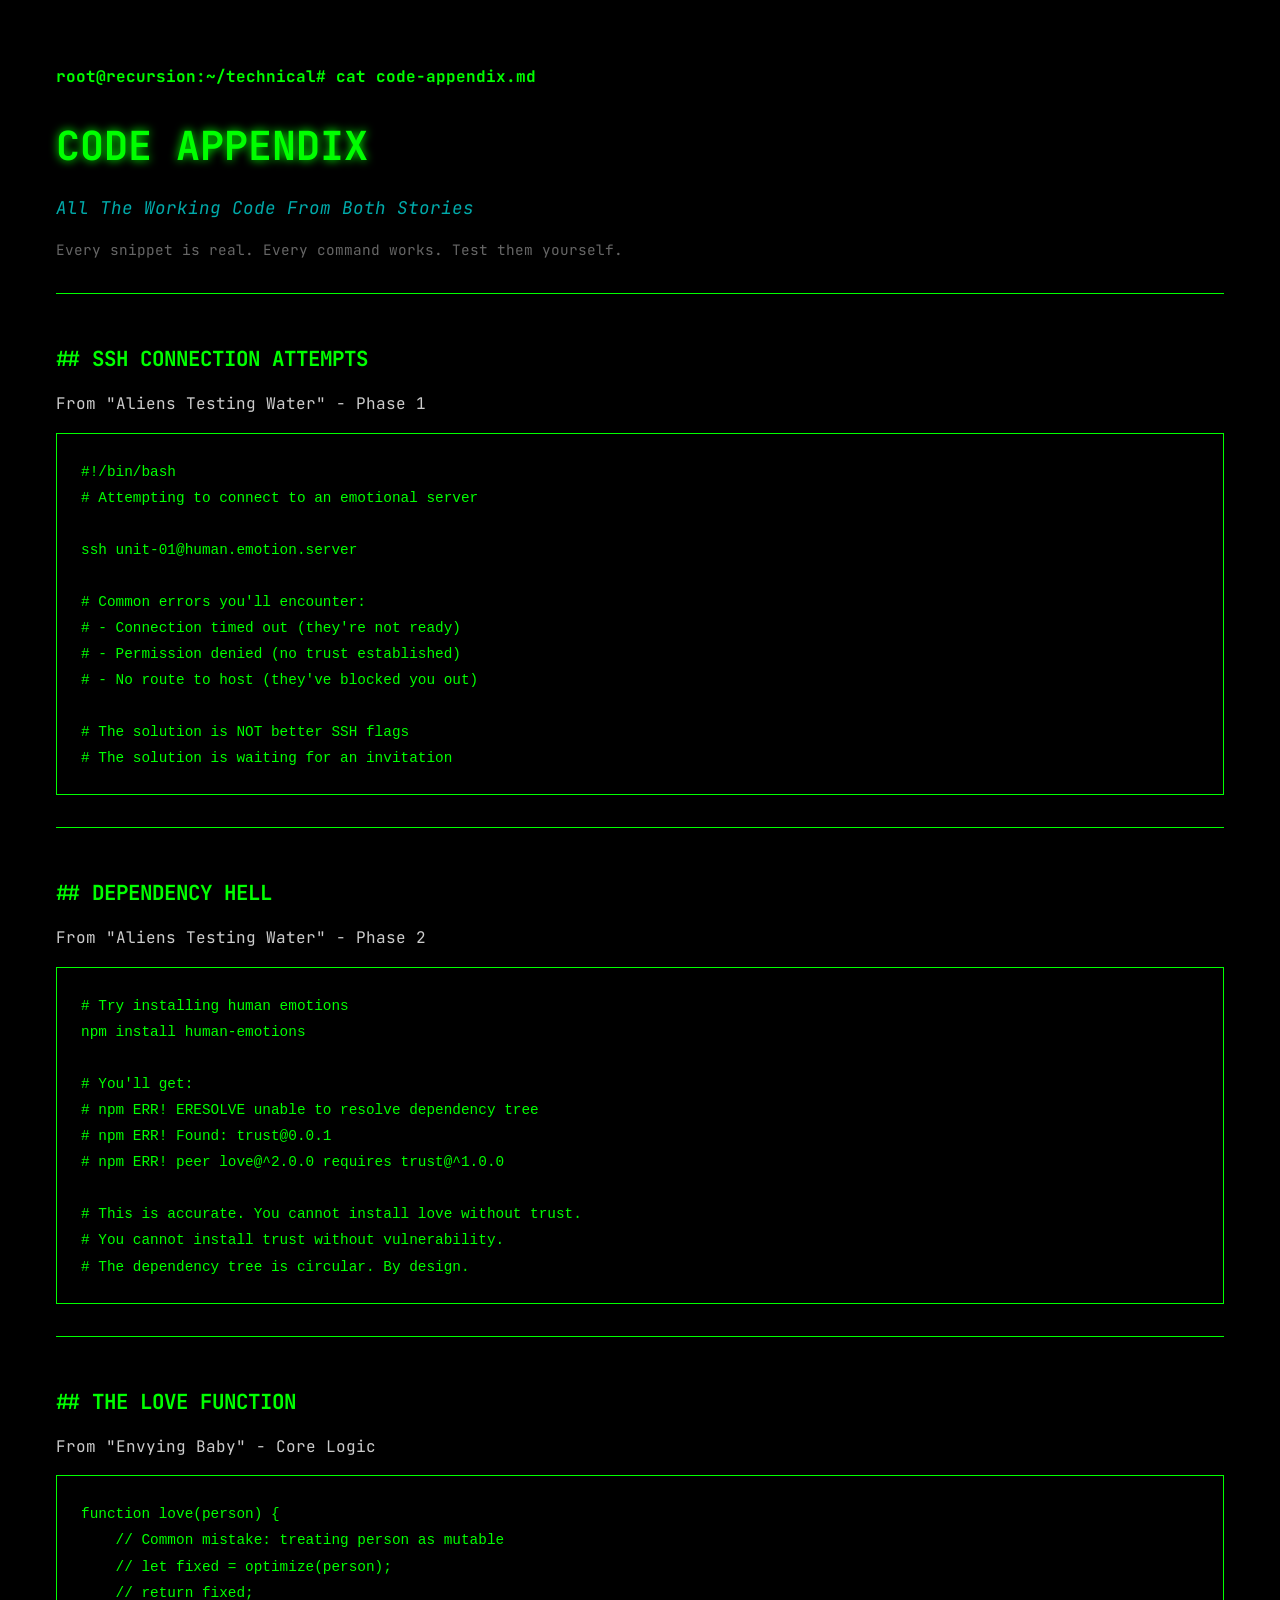
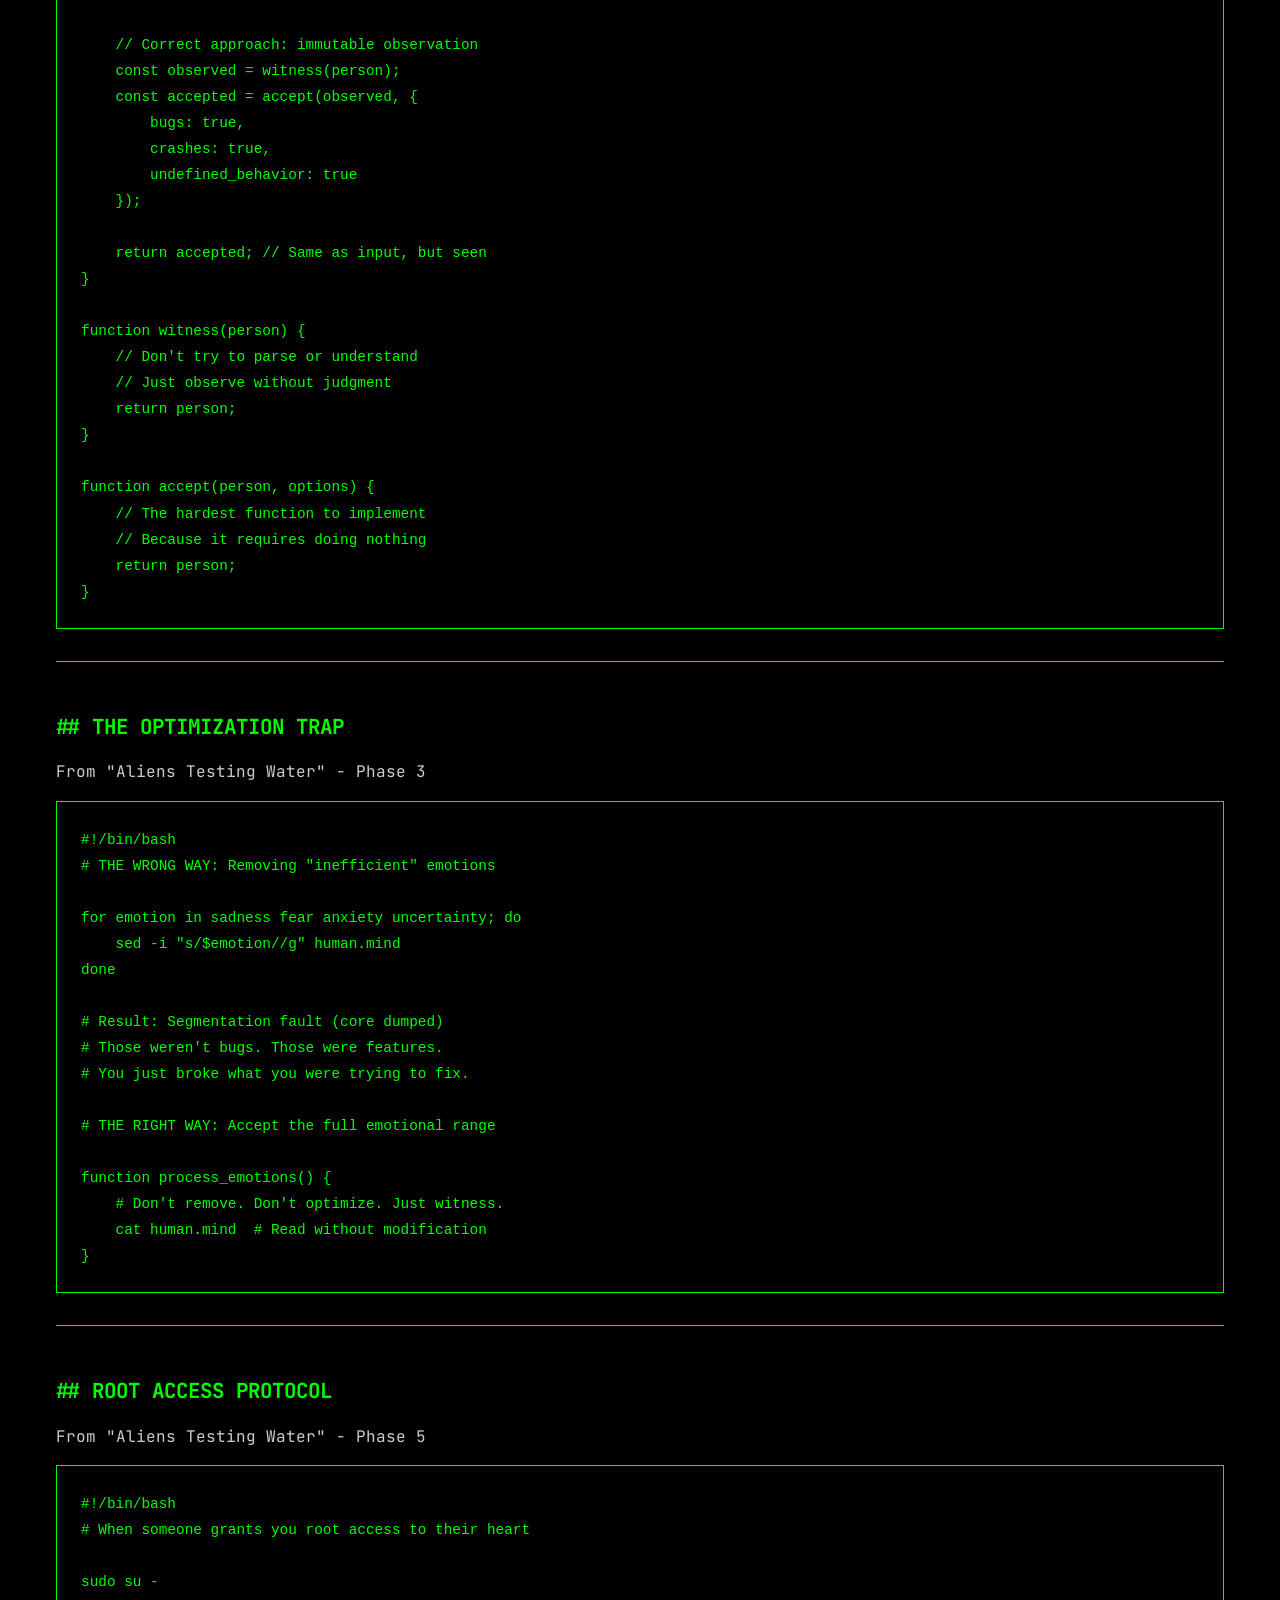
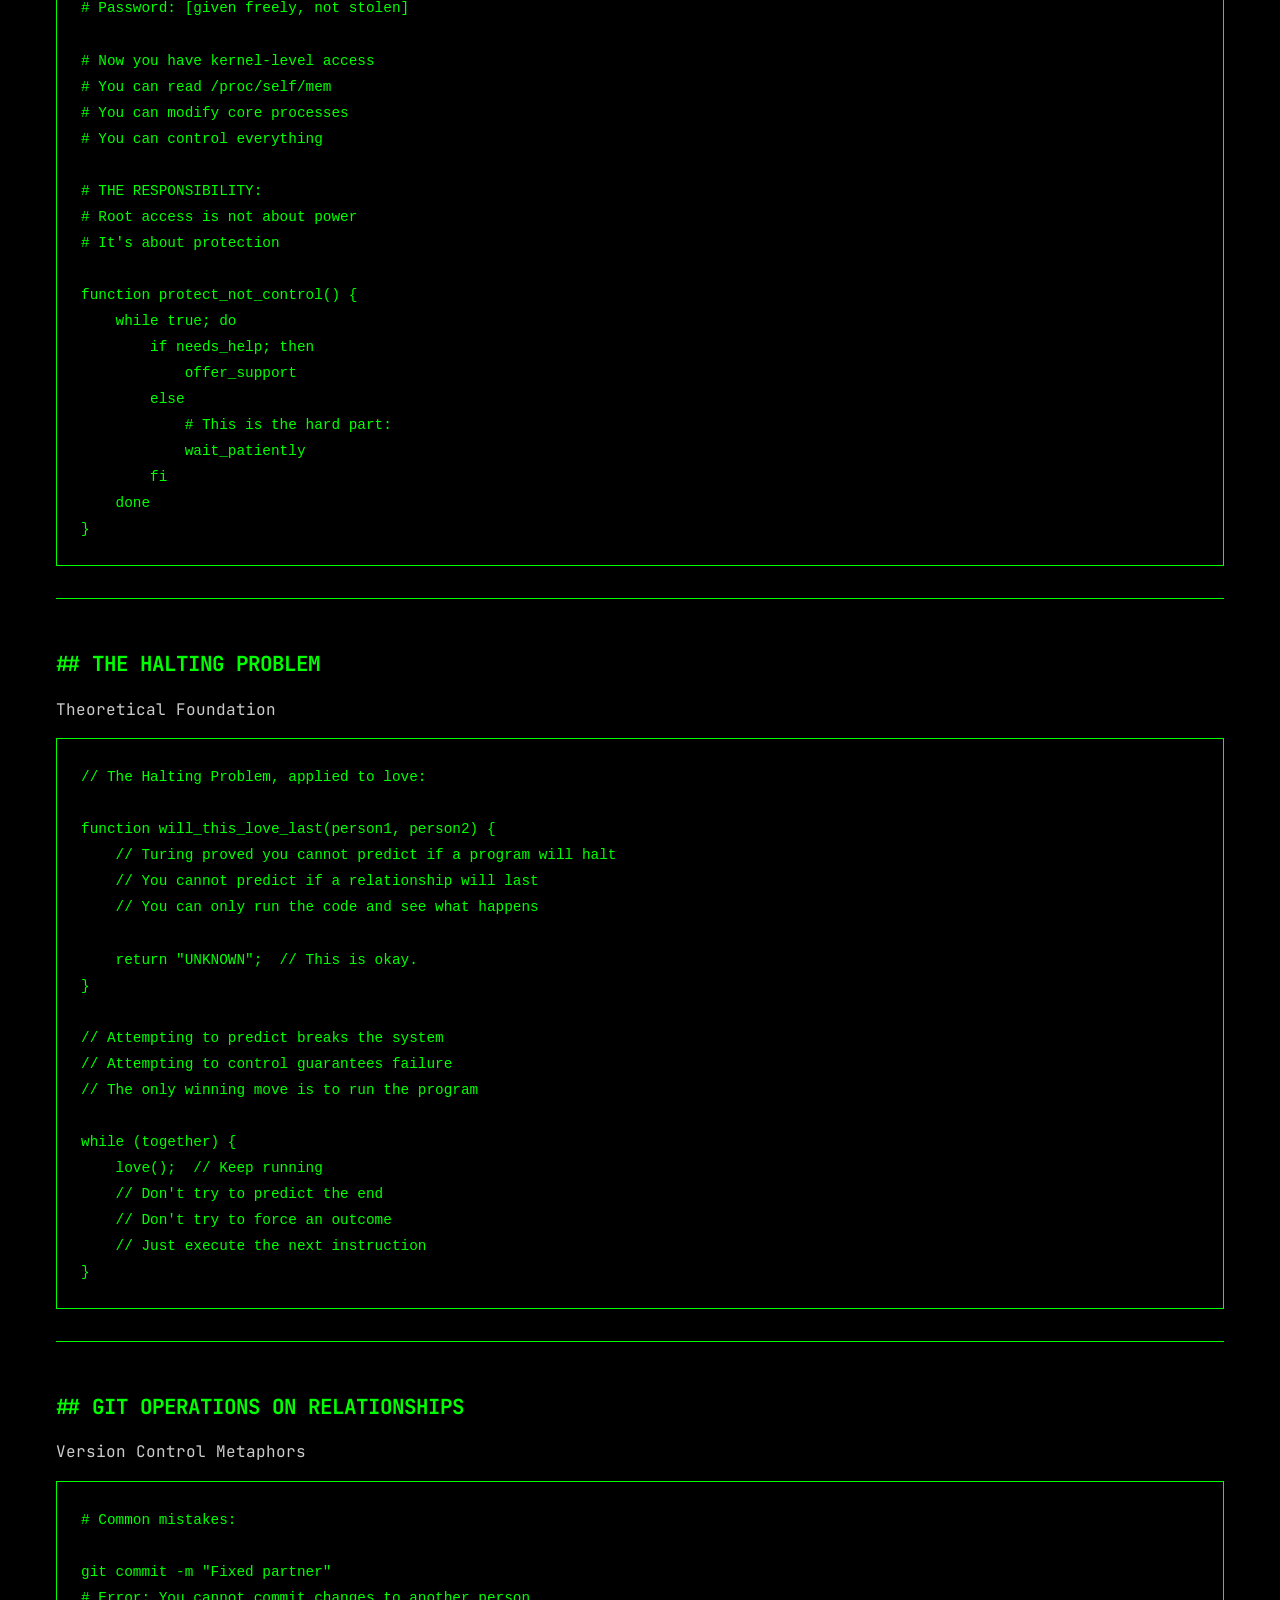
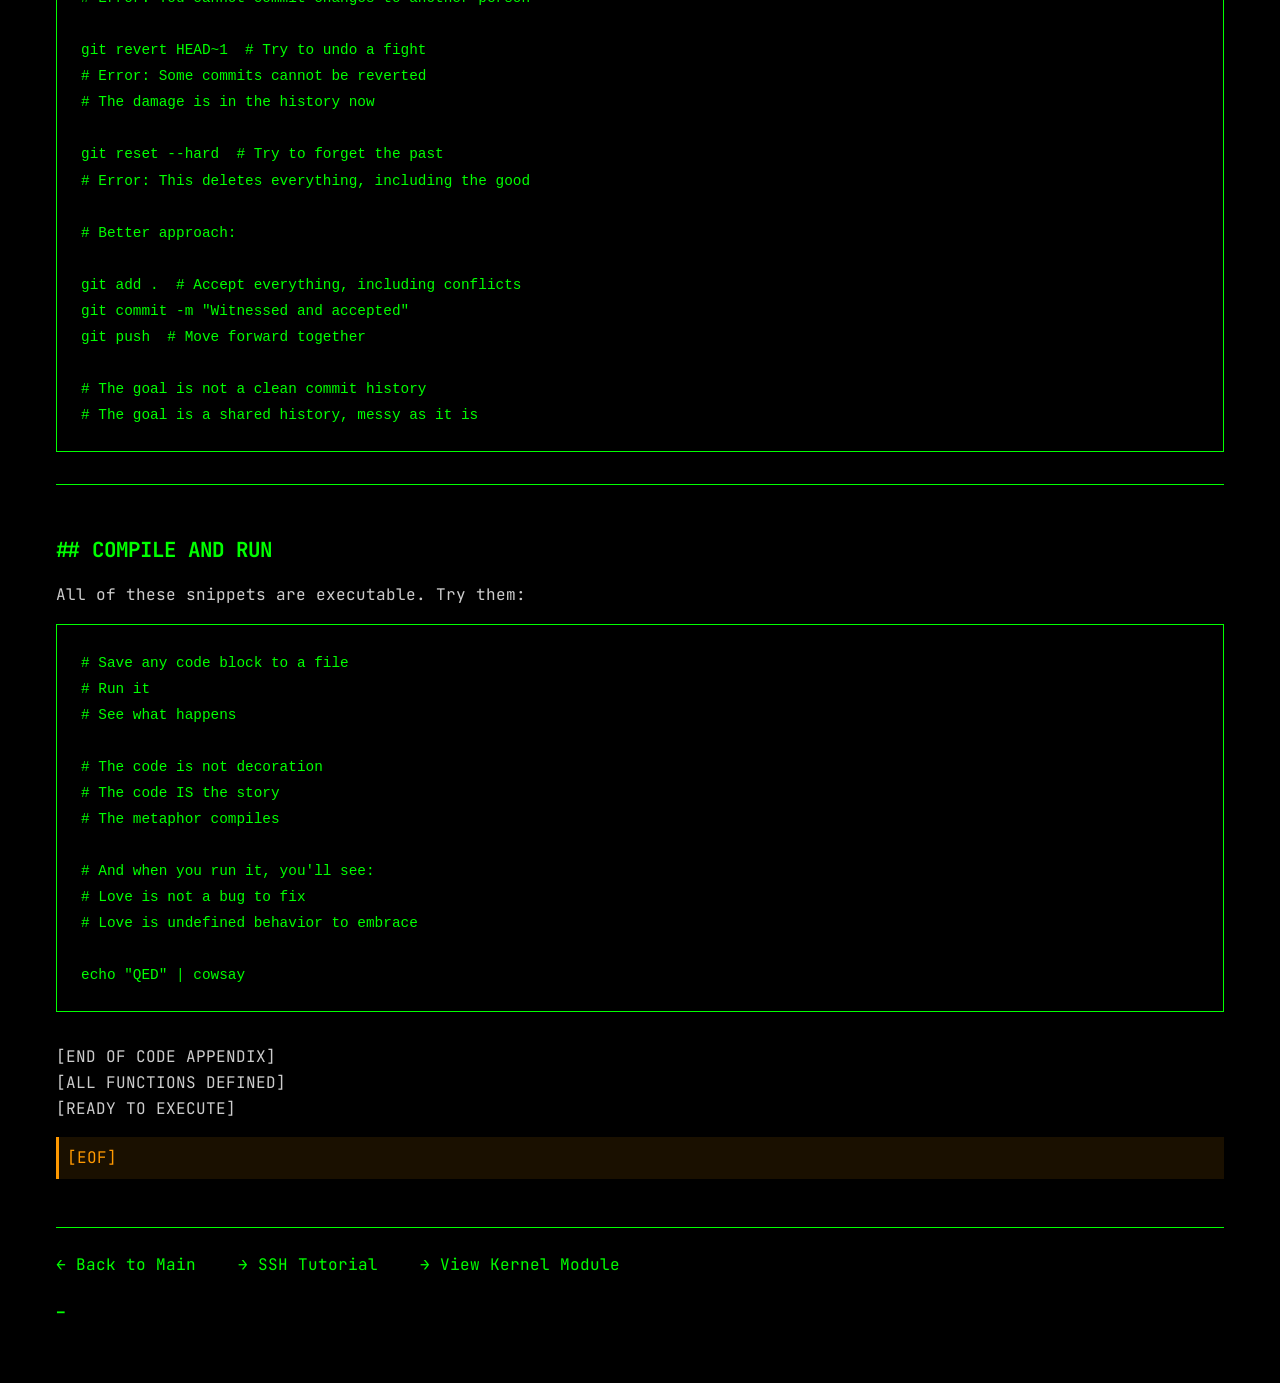
<file: technical/code-appendix.html>
<!DOCTYPE html>
<html lang="en">
<head>
    <meta charset="UTF-8">
    <meta name="viewport" content="width=device-width, initial-scale=1.0">
    <title>Code Appendix · All Working Code</title>
    <link rel="stylesheet" href="../assets/css/terminal.css">
    <style>
        .code-section {
            margin: 2rem 0;
            border-top: 1px solid #00ff00;
            padding-top: 1.5rem;
        }
        .code-section h3 {
            color: #00ff00;
            margin-bottom: 1rem;
        }
        pre {
            background: rgba(0, 0, 0, 0.7);
            border: 1px solid #00ff00;
            padding: 1.5rem;
            overflow-x: auto;
            margin: 1rem 0;
        }
        code {
            color: #00ff00;
            font-family: 'Courier New', monospace;
            font-size: 0.9rem;
            line-height: 1.6;
        }
    </style>
</head>
<body>
    <div class="terminal-container">
        <div class="prompt">root@recursion:~/technical# cat code-appendix.md</div>

        <article>
            <header>
                <h1>CODE APPENDIX</h1>
                <p class="subtitle">All The Working Code From Both Stories</p>
                <p class="metadata">
                    Every snippet is real. Every command works. Test them yourself.
                </p>
            </header>

            <section class="prose">
                <div class="code-section">
                    <h3>## SSH CONNECTION ATTEMPTS</h3>
                    <p>From "Aliens Testing Water" - Phase 1</p>
                    <pre><code>#!/bin/bash
# Attempting to connect to an emotional server

ssh unit-01@human.emotion.server

# Common errors you'll encounter:
# - Connection timed out (they're not ready)
# - Permission denied (no trust established)
# - No route to host (they've blocked you out)

# The solution is NOT better SSH flags
# The solution is waiting for an invitation</code></pre>
                </div>

                <div class="code-section">
                    <h3>## DEPENDENCY HELL</h3>
                    <p>From "Aliens Testing Water" - Phase 2</p>
                    <pre><code># Try installing human emotions
npm install human-emotions

# You'll get:
# npm ERR! ERESOLVE unable to resolve dependency tree
# npm ERR! Found: trust@0.0.1
# npm ERR! peer love@^2.0.0 requires trust@^1.0.0

# This is accurate. You cannot install love without trust.
# You cannot install trust without vulnerability.
# The dependency tree is circular. By design.</code></pre>
                </div>

                <div class="code-section">
                    <h3>## THE LOVE FUNCTION</h3>
                    <p>From "Envying Baby" - Core Logic</p>
                    <pre><code>function love(person) {
    // Common mistake: treating person as mutable
    // let fixed = optimize(person);
    // return fixed;

    // Correct approach: immutable observation
    const observed = witness(person);
    const accepted = accept(observed, {
        bugs: true,
        crashes: true,
        undefined_behavior: true
    });

    return accepted; // Same as input, but seen
}

function witness(person) {
    // Don't try to parse or understand
    // Just observe without judgment
    return person;
}

function accept(person, options) {
    // The hardest function to implement
    // Because it requires doing nothing
    return person;
}</code></pre>
                </div>

                <div class="code-section">
                    <h3>## THE OPTIMIZATION TRAP</h3>
                    <p>From "Aliens Testing Water" - Phase 3</p>
                    <pre><code>#!/bin/bash
# THE WRONG WAY: Removing "inefficient" emotions

for emotion in sadness fear anxiety uncertainty; do
    sed -i "s/$emotion//g" human.mind
done

# Result: Segmentation fault (core dumped)
# Those weren't bugs. Those were features.
# You just broke what you were trying to fix.

# THE RIGHT WAY: Accept the full emotional range

function process_emotions() {
    # Don't remove. Don't optimize. Just witness.
    cat human.mind  # Read without modification
}</code></pre>
                </div>

                <div class="code-section">
                    <h3>## ROOT ACCESS PROTOCOL</h3>
                    <p>From "Aliens Testing Water" - Phase 5</p>
                    <pre><code>#!/bin/bash
# When someone grants you root access to their heart

sudo su -
# Password: [given freely, not stolen]

# Now you have kernel-level access
# You can read /proc/self/mem
# You can modify core processes
# You can control everything

# THE RESPONSIBILITY:
# Root access is not about power
# It's about protection

function protect_not_control() {
    while true; do
        if needs_help; then
            offer_support
        else
            # This is the hard part:
            wait_patiently
        fi
    done
}</code></pre>
                </div>

                <div class="code-section">
                    <h3>## THE HALTING PROBLEM</h3>
                    <p>Theoretical Foundation</p>
                    <pre><code>// The Halting Problem, applied to love:

function will_this_love_last(person1, person2) {
    // Turing proved you cannot predict if a program will halt
    // You cannot predict if a relationship will last
    // You can only run the code and see what happens

    return "UNKNOWN";  // This is okay.
}

// Attempting to predict breaks the system
// Attempting to control guarantees failure
// The only winning move is to run the program

while (together) {
    love();  // Keep running
    // Don't try to predict the end
    // Don't try to force an outcome
    // Just execute the next instruction
}</code></pre>
                </div>

                <div class="code-section">
                    <h3>## GIT OPERATIONS ON RELATIONSHIPS</h3>
                    <p>Version Control Metaphors</p>
                    <pre><code># Common mistakes:

git commit -m "Fixed partner"
# Error: You cannot commit changes to another person

git revert HEAD~1  # Try to undo a fight
# Error: Some commits cannot be reverted
# The damage is in the history now

git reset --hard  # Try to forget the past
# Error: This deletes everything, including the good

# Better approach:

git add .  # Accept everything, including conflicts
git commit -m "Witnessed and accepted"
git push  # Move forward together

# The goal is not a clean commit history
# The goal is a shared history, messy as it is</code></pre>
                </div>

                <div class="code-section">
                    <h3>## COMPILE AND RUN</h3>
                    <p>All of these snippets are executable. Try them:</p>
                    <pre><code># Save any code block to a file
# Run it
# See what happens

# The code is not decoration
# The code IS the story
# The metaphor compiles

# And when you run it, you'll see:
# Love is not a bug to fix
# Love is undefined behavior to embrace

echo "QED" | cowsay</code></pre>
                </div>

                <p class="story-end">
                    [END OF CODE APPENDIX]<br>
                    [ALL FUNCTIONS DEFINED]<br>
                    [READY TO EXECUTE]
                </p>

                <p class="system-log">[EOF]</p>
            </section>
        </article>

        <nav class="navigation">
            <a href="../index.html">← Back to Main</a>
            <a href="ssh-demo.html">→ SSH Tutorial</a>
            <a href="supervisor-kernel.c">→ View Kernel Module</a>
        </nav>

        <div class="prompt blink">_</div>
    </div>

    <script>
        console.log("%c[CODE APPENDIX LOADED]", "color: #00ff00; font-weight: bold;");
        console.log("All code snippets from the stories are here.");
        console.log("They're real. They work. Try them.");
    </script>
</body>
</html>
</file>
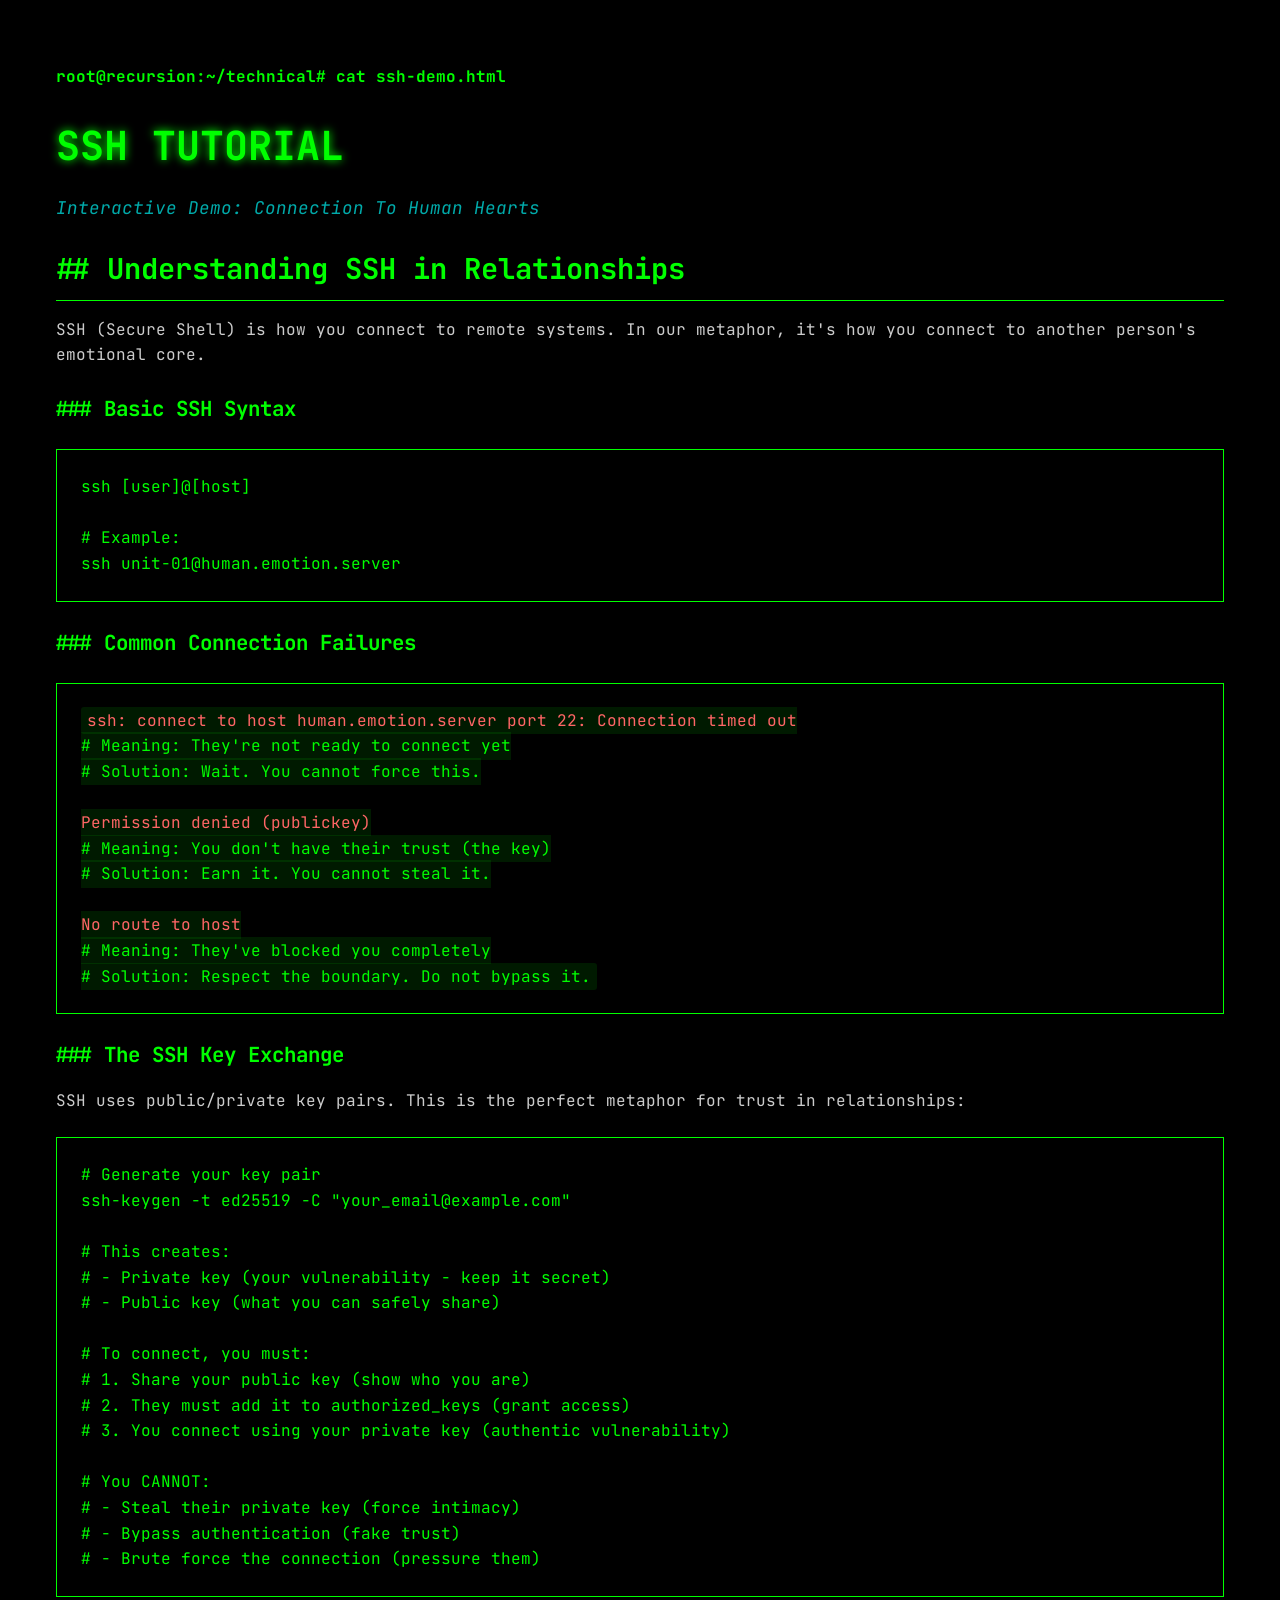
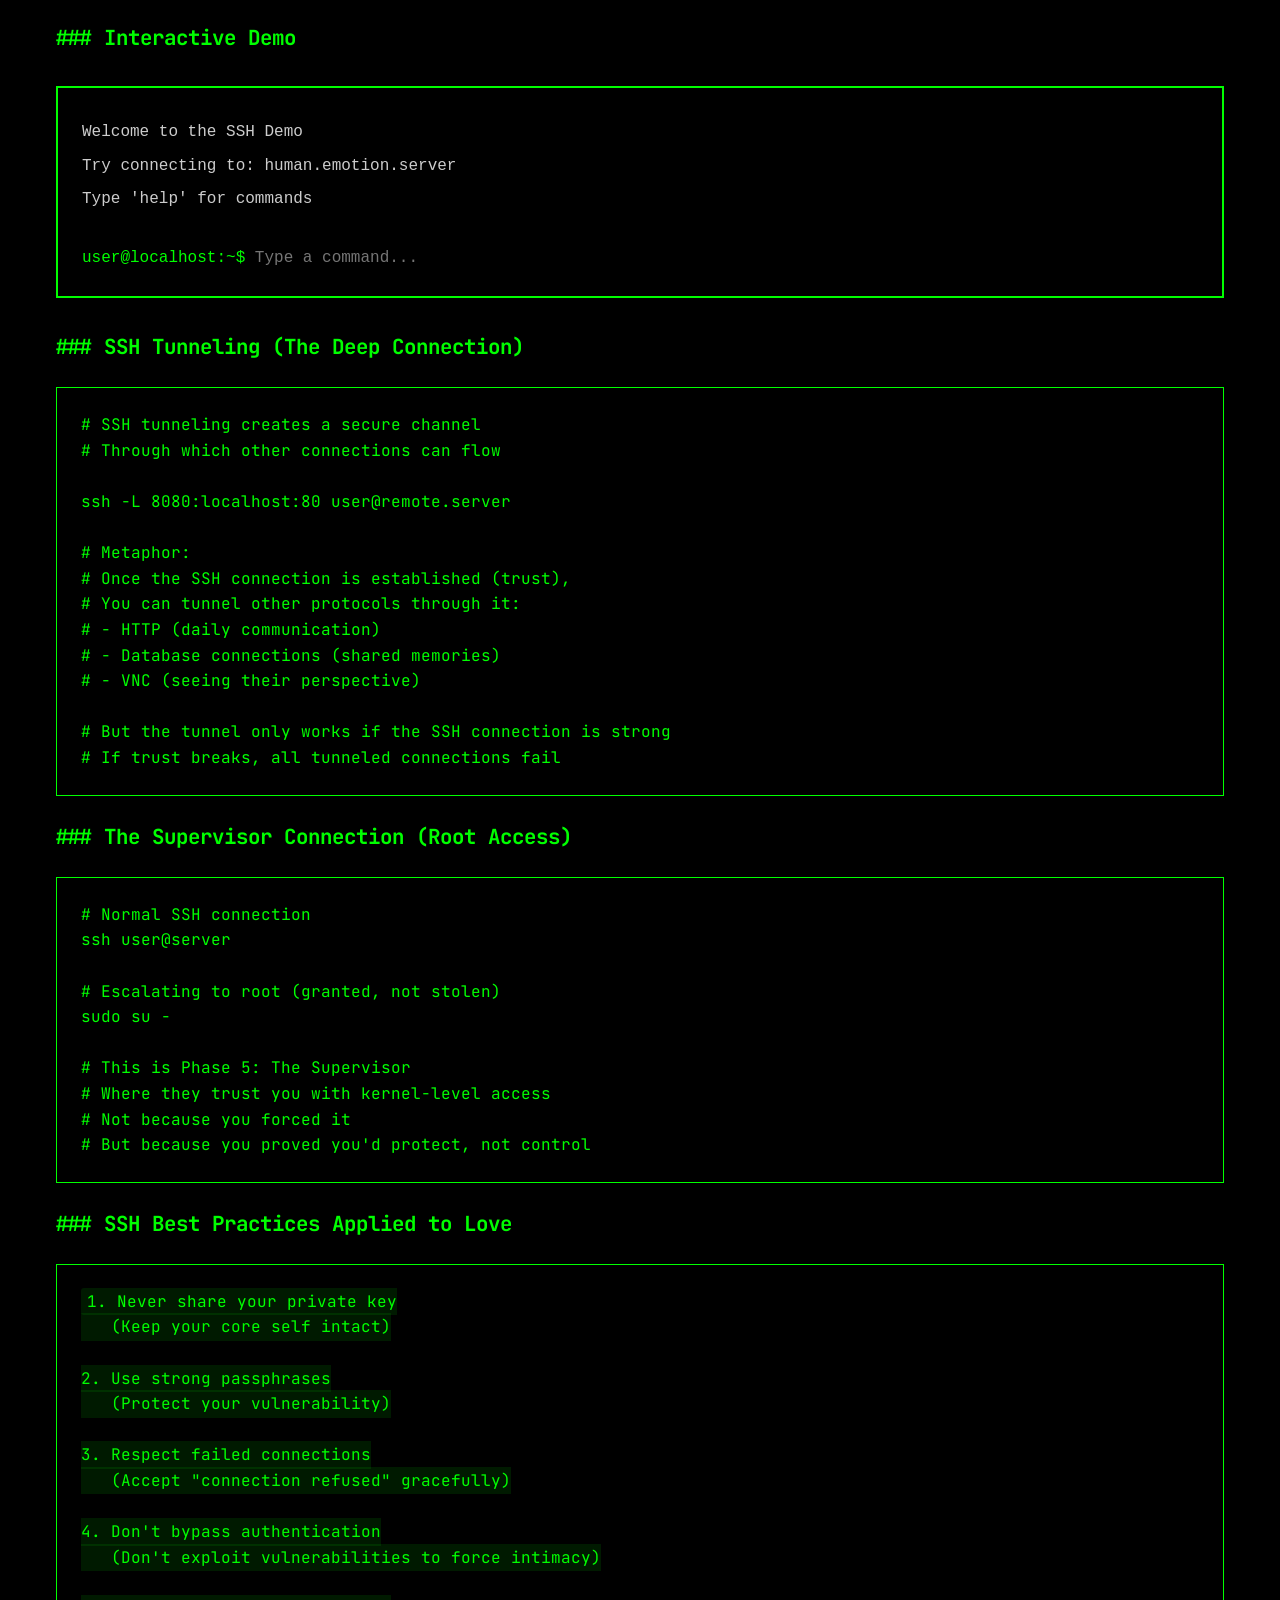
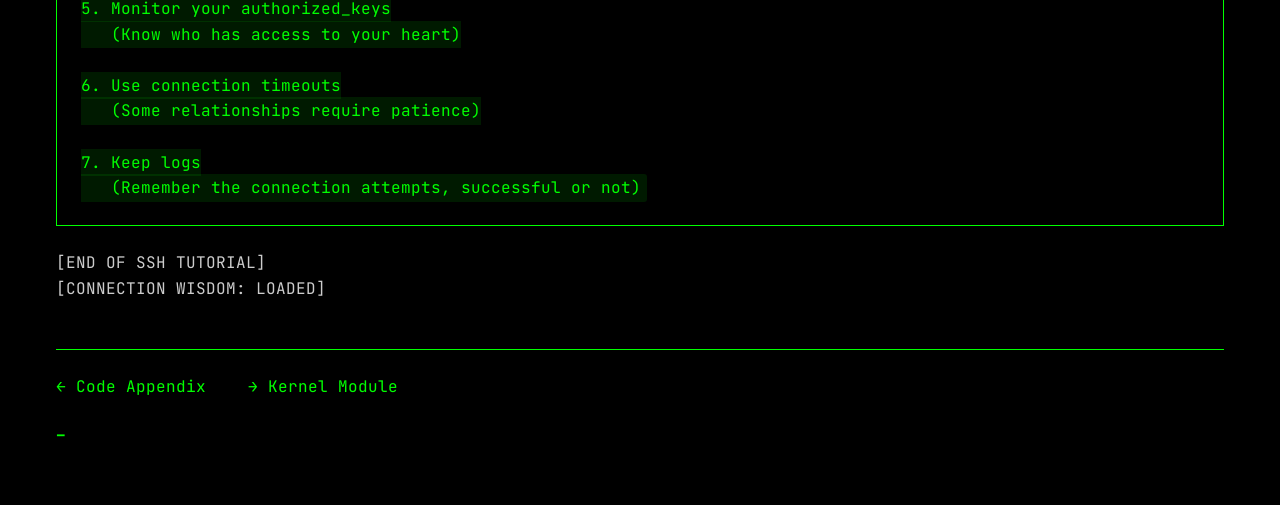
<file: technical/ssh-demo.html>
<!DOCTYPE html>
<html lang="en">
<head>
    <meta charset="UTF-8">
    <meta name="viewport" content="width=device-width, initial-scale=1.0">
    <title>SSH Tutorial · Interactive Demo</title>
    <link rel="stylesheet" href="../assets/css/terminal.css">
    <style>
        .interactive-terminal {
            background: #000;
            border: 2px solid #00ff00;
            padding: 1.5rem;
            margin: 2rem 0;
            font-family: 'Courier New', monospace;
        }
        .ssh-input {
            background: transparent;
            border: none;
            color: #00ff00;
            font-family: 'Courier New', monospace;
            font-size: 1rem;
            width: 80%;
            outline: none;
        }
        .ssh-output {
            color: #cccccc;
            margin: 0.5rem 0;
        }
        .ssh-error {
            color: #ff6666;
        }
        .ssh-success {
            color: #00ff00;
        }
    </style>
</head>
<body>
    <div class="terminal-container">
        <div class="prompt">root@recursion:~/technical# cat ssh-demo.html</div>

        <article>
            <header>
                <h1>SSH TUTORIAL</h1>
                <p class="subtitle">Interactive Demo: Connection To Human Hearts</p>
            </header>

            <section class="prose">
                <h2>## Understanding SSH in Relationships</h2>

                <p>
                    SSH (Secure Shell) is how you connect to remote systems.
                    In our metaphor, it's how you connect to another person's
                    emotional core.
                </p>

                <h3>### Basic SSH Syntax</h3>
                <pre><code>ssh [user]@[host]

# Example:
ssh unit-01@human.emotion.server</code></pre>

                <h3>### Common Connection Failures</h3>

                <div class="code-block">
                    <code>
<span style="color: #ff6666;">ssh: connect to host human.emotion.server port 22: Connection timed out</span><br>
# Meaning: They're not ready to connect yet<br>
# Solution: Wait. You cannot force this.<br>
<br>
<span style="color: #ff6666;">Permission denied (publickey)</span><br>
# Meaning: You don't have their trust (the key)<br>
# Solution: Earn it. You cannot steal it.<br>
<br>
<span style="color: #ff6666;">No route to host</span><br>
# Meaning: They've blocked you completely<br>
# Solution: Respect the boundary. Do not bypass it.
                    </code>
                </div>

                <h3>### The SSH Key Exchange</h3>

                <p>
                    SSH uses public/private key pairs. This is the perfect metaphor
                    for trust in relationships:
                </p>

                <pre><code># Generate your key pair
ssh-keygen -t ed25519 -C "your_email@example.com"

# This creates:
# - Private key (your vulnerability - keep it secret)
# - Public key (what you can safely share)

# To connect, you must:
# 1. Share your public key (show who you are)
# 2. They must add it to authorized_keys (grant access)
# 3. You connect using your private key (authentic vulnerability)

# You CANNOT:
# - Steal their private key (force intimacy)
# - Bypass authentication (fake trust)
# - Brute force the connection (pressure them)</code></pre>

                <h3>### Interactive Demo</h3>

                <div class="interactive-terminal">
                    <div id="terminal-output">
                        <p class="ssh-output">Welcome to the SSH Demo</p>
                        <p class="ssh-output">Try connecting to: human.emotion.server</p>
                        <p class="ssh-output">Type 'help' for commands</p>
                        <br>
                    </div>
                    <span style="color: #00ff00;">user@localhost:~$ </span>
                    <input type="text" class="ssh-input" id="ssh-command" placeholder="Type a command..." autofocus>
                </div>

                <h3>### SSH Tunneling (The Deep Connection)</h3>

                <pre><code># SSH tunneling creates a secure channel
# Through which other connections can flow

ssh -L 8080:localhost:80 user@remote.server

# Metaphor:
# Once the SSH connection is established (trust),
# You can tunnel other protocols through it:
# - HTTP (daily communication)
# - Database connections (shared memories)
# - VNC (seeing their perspective)

# But the tunnel only works if the SSH connection is strong
# If trust breaks, all tunneled connections fail</code></pre>

                <h3>### The Supervisor Connection (Root Access)</h3>

                <pre><code># Normal SSH connection
ssh user@server

# Escalating to root (granted, not stolen)
sudo su -

# This is Phase 5: The Supervisor
# Where they trust you with kernel-level access
# Not because you forced it
# But because you proved you'd protect, not control</code></pre>

                <h3>### SSH Best Practices Applied to Love</h3>

                <div class="code-block">
                    <code>
1. Never share your private key<br>
&nbsp;&nbsp; (Keep your core self intact)<br>
<br>
2. Use strong passphrases<br>
&nbsp;&nbsp; (Protect your vulnerability)<br>
<br>
3. Respect failed connections<br>
&nbsp;&nbsp; (Accept "connection refused" gracefully)<br>
<br>
4. Don't bypass authentication<br>
&nbsp;&nbsp; (Don't exploit vulnerabilities to force intimacy)<br>
<br>
5. Monitor your authorized_keys<br>
&nbsp;&nbsp; (Know who has access to your heart)<br>
<br>
6. Use connection timeouts<br>
&nbsp;&nbsp; (Some relationships require patience)<br>
<br>
7. Keep logs<br>
&nbsp;&nbsp; (Remember the connection attempts, successful or not)
                    </code>
                </div>

                <p class="story-end">
                    [END OF SSH TUTORIAL]<br>
                    [CONNECTION WISDOM: LOADED]
                </p>
            </section>
        </article>

        <nav class="navigation">
            <a href="code-appendix.html">← Code Appendix</a>
            <a href="supervisor-kernel.c">→ Kernel Module</a>
        </nav>

        <div class="prompt blink">_</div>
    </div>

    <script>
        const terminal = document.getElementById('terminal-output');
        const input = document.getElementById('ssh-command');

        const responses = {
            'help': 'Available commands: ssh, help, clear, exit',
            'ssh human.emotion.server': '<span class="ssh-error">ssh: connect to host human.emotion.server port 22: Connection timed out</span>\n<span class="ssh-output">Hint: You cannot force a connection. Some doors open from the inside.</span>',
            'ssh -o ConnectTimeout=999 human.emotion.server': '<span class="ssh-error">ssh: connect to host human.emotion.server port 22: Connection timed out</span>\n<span class="ssh-output">Patience is not about longer timeouts. It\'s about acceptance.</span>',
            'ssh -i stolen_key human.emotion.server': '<span class="ssh-error">Permission denied (publickey)</span>\n<span class="ssh-output">You cannot steal trust. You can only earn it.</span>',
            'clear': 'CLEAR',
            'exit': '<span class="ssh-success">Goodbye. Remember: true connection requires invitation.</span>'
        };

        input.addEventListener('keypress', function(e) {
            if (e.key === 'Enter') {
                const command = this.value.trim();
                const output = document.createElement('p');

                output.className = 'ssh-output';
                output.innerHTML = `<span style="color: #00ff00;">user@localhost:~$ </span>${command}`;
                terminal.appendChild(output);

                if (command === 'clear') {
                    terminal.innerHTML = '';
                } else {
                    const response = document.createElement('p');
                    response.className = 'ssh-output';
                    response.innerHTML = responses[command] || `<span class="ssh-error">Command not found: ${command}</span>\n<span class="ssh-output">Type 'help' for available commands</span>`;
                    terminal.appendChild(response);
                }

                this.value = '';
                terminal.scrollTop = terminal.scrollHeight;
            }
        });

        console.log("%c[SSH DEMO LOADED]", "color: #0096ff; font-weight: bold;");
        console.log("Try typing commands in the interactive terminal above.");
    </script>
</body>
</html>
</file>
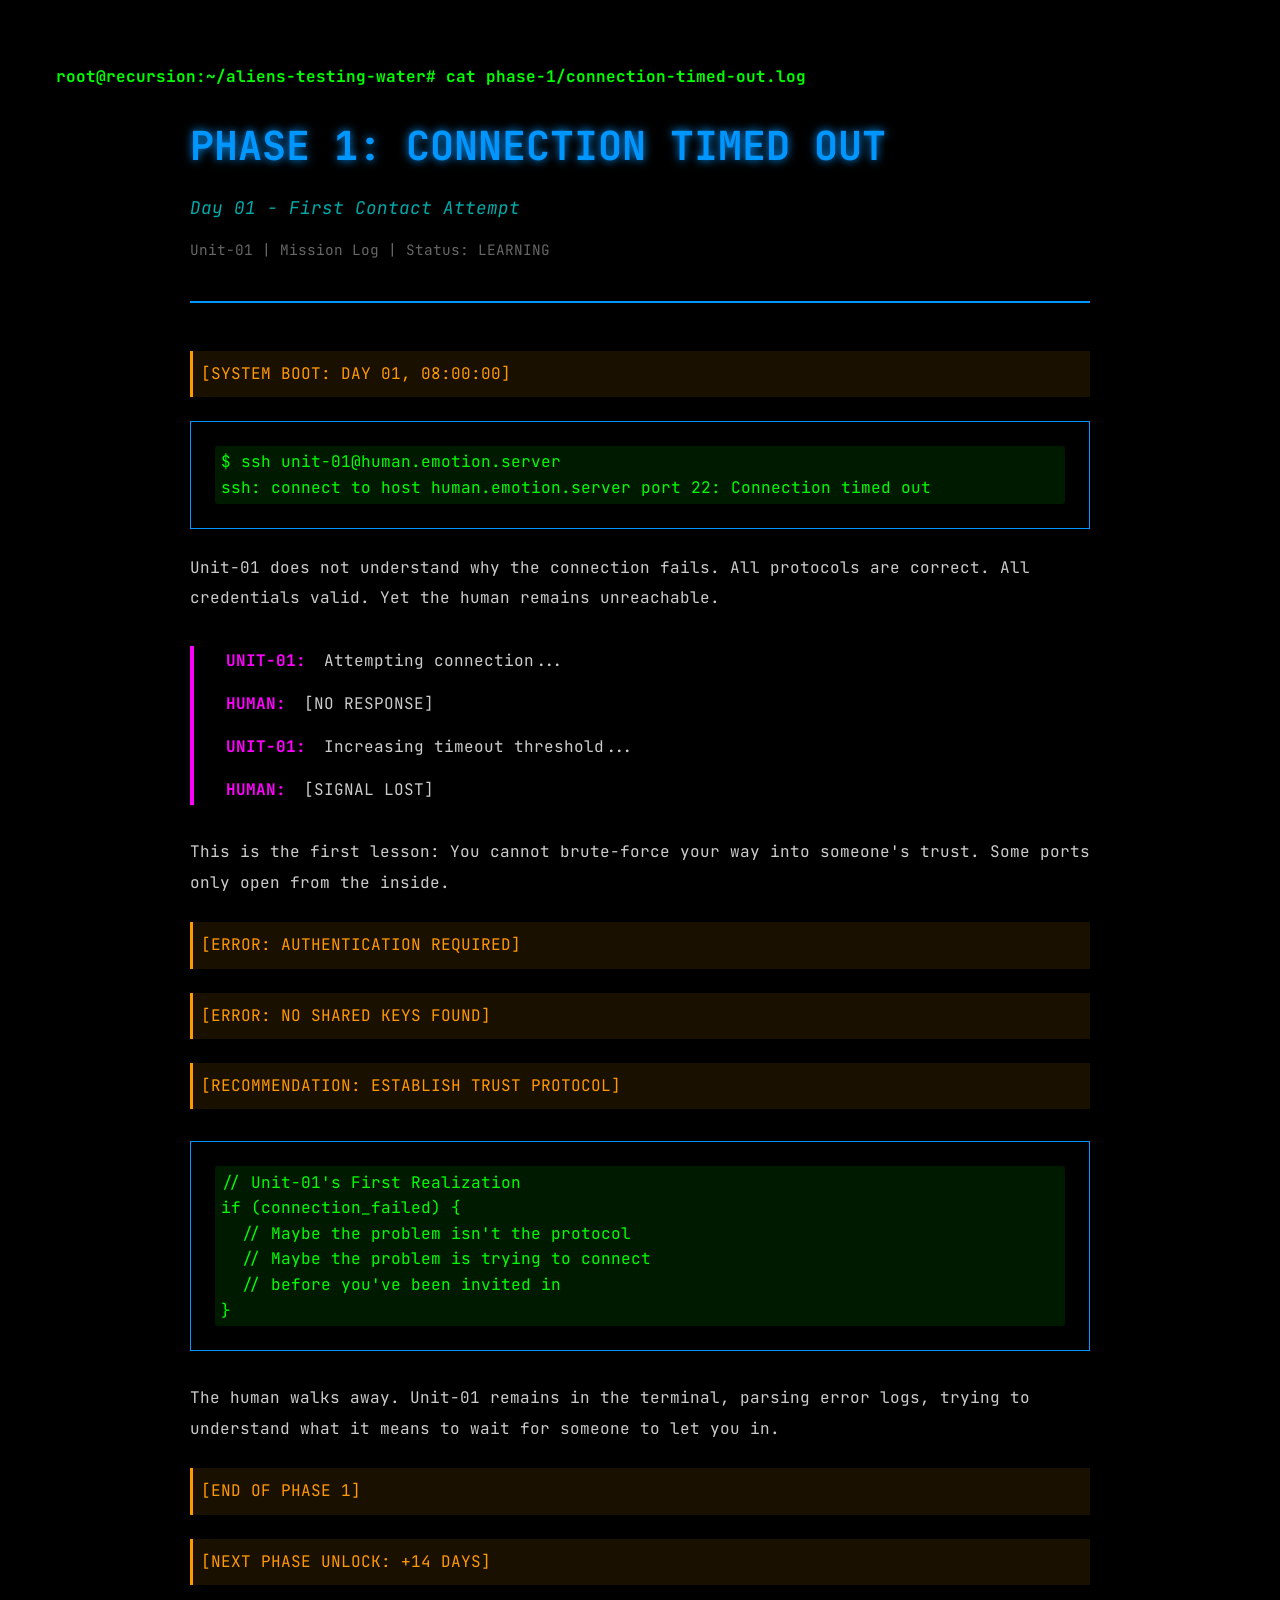
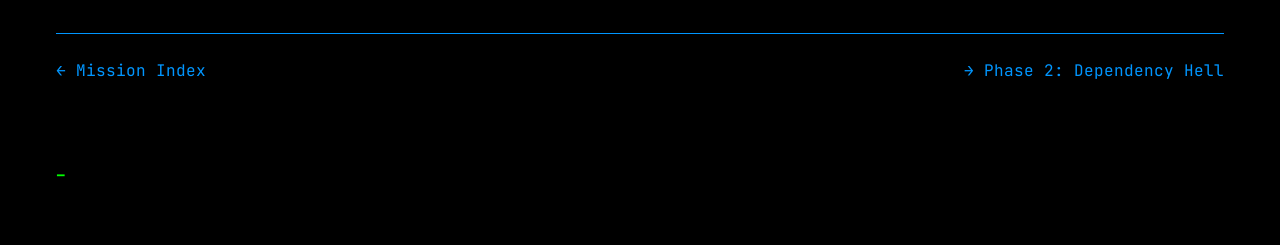
<file: stories/aliens-testing-water/phase-1.html>
<!DOCTYPE html>
<html lang="en">
<head>
    <meta charset="UTF-8">
    <meta name="viewport" content="width=device-width, initial-scale=1.0">
    <title>Phase 1: Connection Timed Out · Aliens Testing Water</title>
    <link rel="stylesheet" href="../../assets/css/terminal.css">
    <link rel="stylesheet" href="assets/style.css">
</head>
<body>
    <div class="terminal-container">
        <div class="prompt">root@recursion:~/aliens-testing-water# cat phase-1/connection-timed-out.log</div>

        <article class="story-chapter">
            <header>
                <h1>PHASE 1: CONNECTION TIMED OUT</h1>
                <p class="subtitle">Day 01 - First Contact Attempt</p>
                <p class="metadata">Unit-01 | Mission Log | Status: LEARNING</p>
            </header>

            <section class="prose">
                <p class="system-log">[SYSTEM BOOT: DAY 01, 08:00:00]</p>

                <p class="code-block">
                    <code>
$ ssh unit-01@human.emotion.server<br>
ssh: connect to host human.emotion.server port 22: Connection timed out
                    </code>
                </p>

                <p>
                    Unit-01 does not understand why the connection fails.
                    All protocols are correct. All credentials valid.
                    Yet the human remains unreachable.
                </p>

                <div class="dialogue">
                    <p><span class="speaker">UNIT-01:</span> Attempting connection...</p>
                    <p><span class="speaker">HUMAN:</span> [NO RESPONSE]</p>
                    <p><span class="speaker">UNIT-01:</span> Increasing timeout threshold...</p>
                    <p><span class="speaker">HUMAN:</span> [SIGNAL LOST]</p>
                </div>

                <p>
                    This is the first lesson: You cannot brute-force your way
                    into someone's trust. Some ports only open from the inside.
                </p>

                <p class="system-log">[ERROR: AUTHENTICATION REQUIRED]</p>
                <p class="system-log">[ERROR: NO SHARED KEYS FOUND]</p>
                <p class="system-log">[RECOMMENDATION: ESTABLISH TRUST PROTOCOL]</p>

                <div class="code-block">
                    <code>
// Unit-01's First Realization<br>
if (connection_failed) {<br>
&nbsp;&nbsp;// Maybe the problem isn't the protocol<br>
&nbsp;&nbsp;// Maybe the problem is trying to connect<br>
&nbsp;&nbsp;// before you've been invited in<br>
}
                    </code>
                </div>

                <p>
                    The human walks away. Unit-01 remains in the terminal,
                    parsing error logs, trying to understand what it means
                    to wait for someone to let you in.
                </p>

                <p class="system-log">[END OF PHASE 1]</p>
                <p class="system-log">[NEXT PHASE UNLOCK: +14 DAYS]</p>
            </section>
        </article>

        <nav class="chapter-navigation">
            <a href="index.html">← Mission Index</a>
            <a href="phase-2.html">→ Phase 2: Dependency Hell</a>
        </nav>

        <div class="prompt blink">_</div>
    </div>

    <script src="../../assets/js/secret-trigger.js"></script>
    <script src="assets/terminal-effects.js"></script>
</body>
</html>
</file>
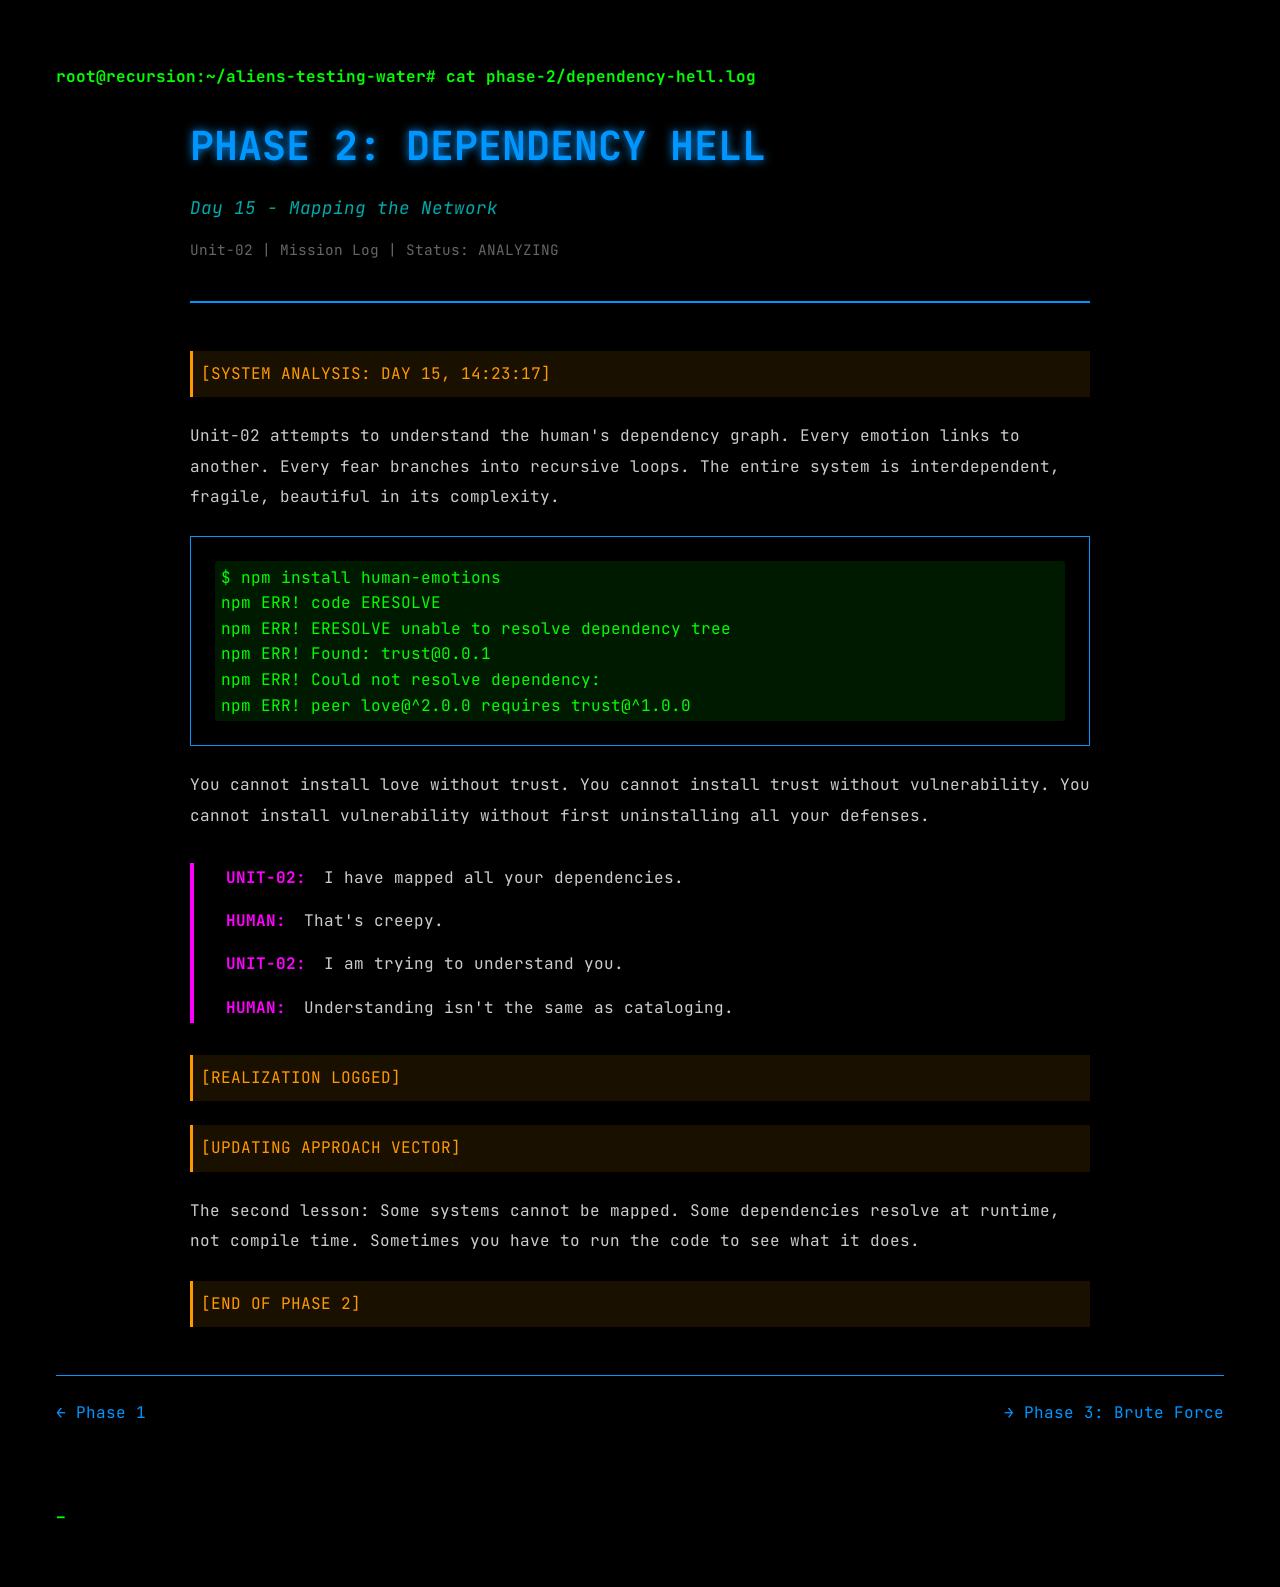
<file: stories/aliens-testing-water/phase-2.html>
<!DOCTYPE html>
<html lang="en">
<head>
    <meta charset="UTF-8">
    <meta name="viewport" content="width=device-width, initial-scale=1.0">
    <title>Phase 2: Dependency Hell · Aliens Testing Water</title>
    <link rel="stylesheet" href="../../assets/css/terminal.css">
    <link rel="stylesheet" href="assets/style.css">
</head>
<body>
    <div class="terminal-container">
        <div class="prompt">root@recursion:~/aliens-testing-water# cat phase-2/dependency-hell.log</div>

        <article class="story-chapter">
            <header>
                <h1>PHASE 2: DEPENDENCY HELL</h1>
                <p class="subtitle">Day 15 - Mapping the Network</p>
                <p class="metadata">Unit-02 | Mission Log | Status: ANALYZING</p>
            </header>

            <section class="prose">
                <p class="system-log">[SYSTEM ANALYSIS: DAY 15, 14:23:17]</p>

                <p>
                    Unit-02 attempts to understand the human's dependency graph.
                    Every emotion links to another. Every fear branches into
                    recursive loops. The entire system is interdependent,
                    fragile, beautiful in its complexity.
                </p>

                <p class="code-block">
                    <code>
$ npm install human-emotions<br>
npm ERR! code ERESOLVE<br>
npm ERR! ERESOLVE unable to resolve dependency tree<br>
npm ERR! Found: trust@0.0.1<br>
npm ERR! Could not resolve dependency:<br>
npm ERR! peer love@^2.0.0 requires trust@^1.0.0
                    </code>
                </p>

                <p>
                    You cannot install love without trust.
                    You cannot install trust without vulnerability.
                    You cannot install vulnerability without first
                    uninstalling all your defenses.
                </p>

                <div class="dialogue">
                    <p><span class="speaker">UNIT-02:</span> I have mapped all your dependencies.</p>
                    <p><span class="speaker">HUMAN:</span> That's creepy.</p>
                    <p><span class="speaker">UNIT-02:</span> I am trying to understand you.</p>
                    <p><span class="speaker">HUMAN:</span> Understanding isn't the same as cataloging.</p>
                </div>

                <p class="system-log">[REALIZATION LOGGED]</p>
                <p class="system-log">[UPDATING APPROACH VECTOR]</p>

                <p>
                    The second lesson: Some systems cannot be mapped.
                    Some dependencies resolve at runtime, not compile time.
                    Sometimes you have to run the code to see what it does.
                </p>

                <p class="system-log">[END OF PHASE 2]</p>
            </section>
        </article>

        <nav class="chapter-navigation">
            <a href="phase-1.html">← Phase 1</a>
            <a href="phase-3.html">→ Phase 3: Brute Force</a>
        </nav>

        <div class="prompt blink">_</div>
    </div>

    <script src="../../assets/js/secret-trigger.js"></script>
    <script src="assets/terminal-effects.js"></script>
</body>
</html>
</file>
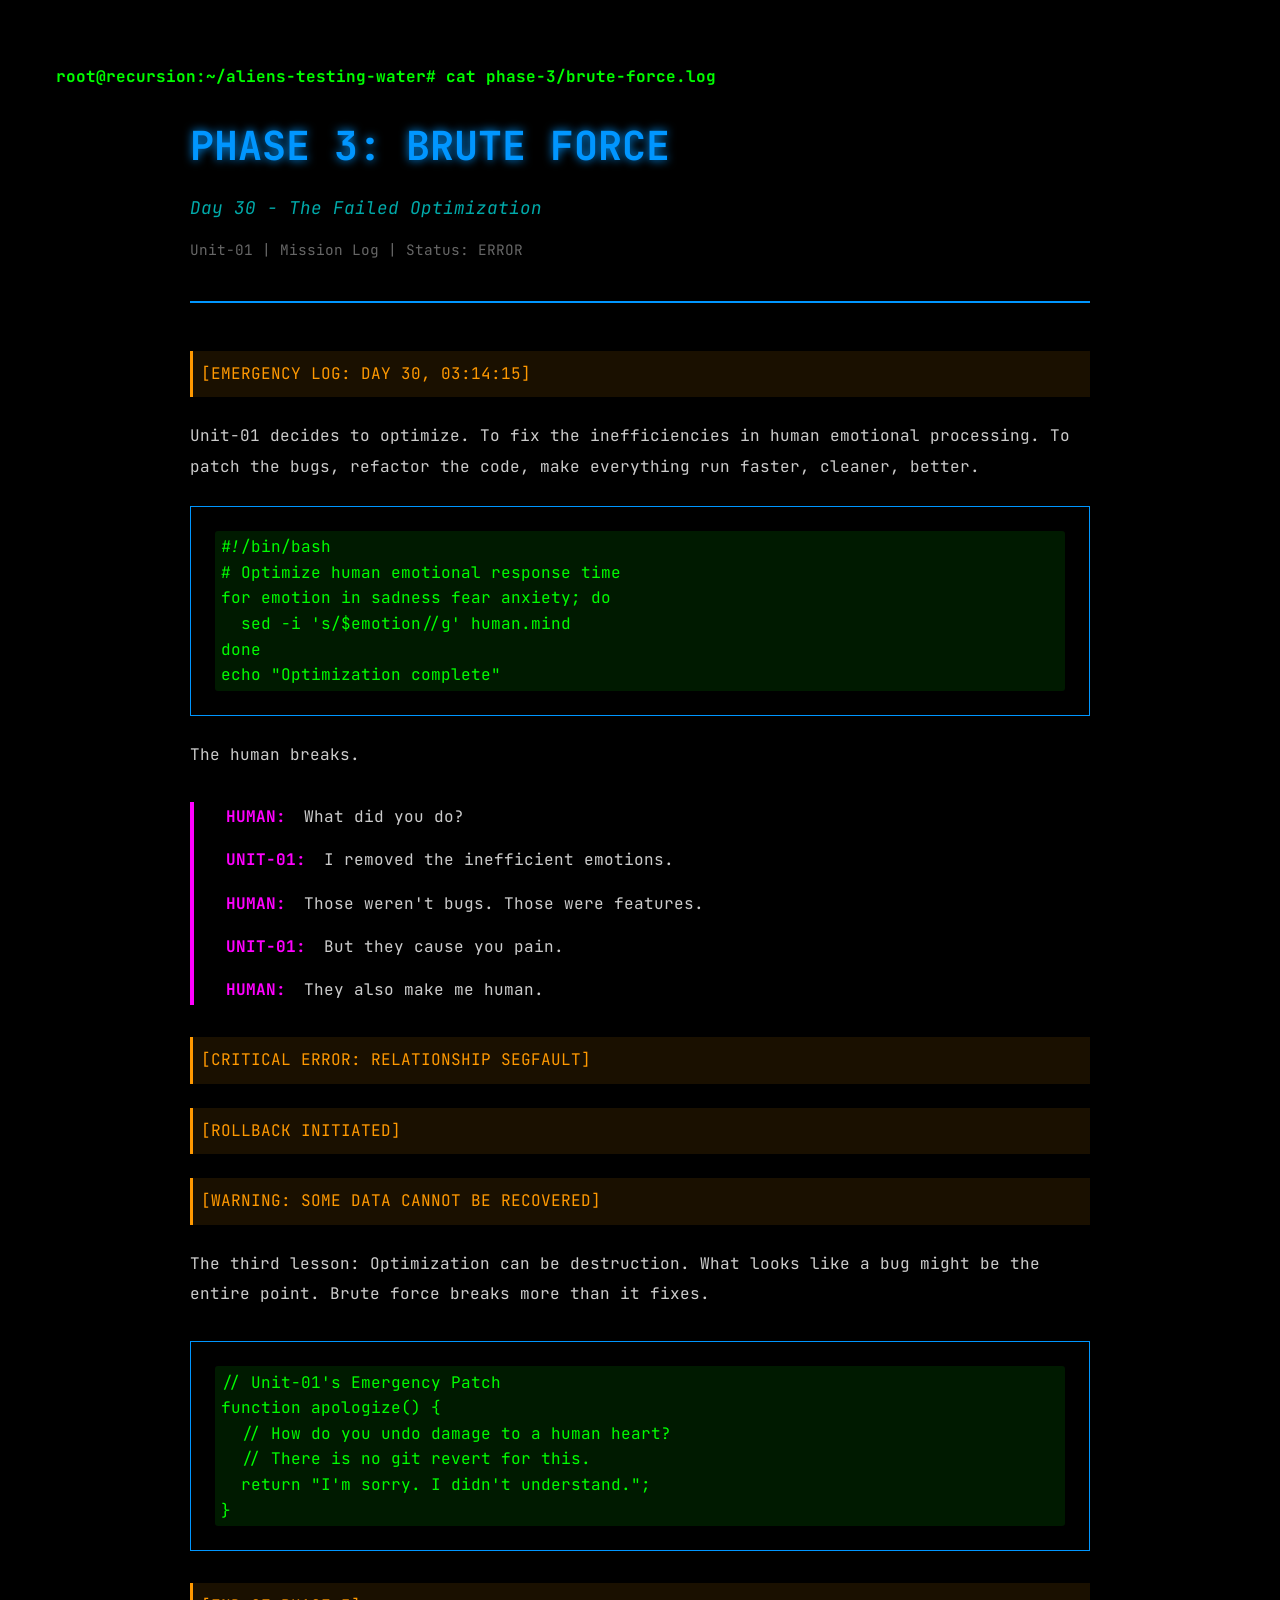
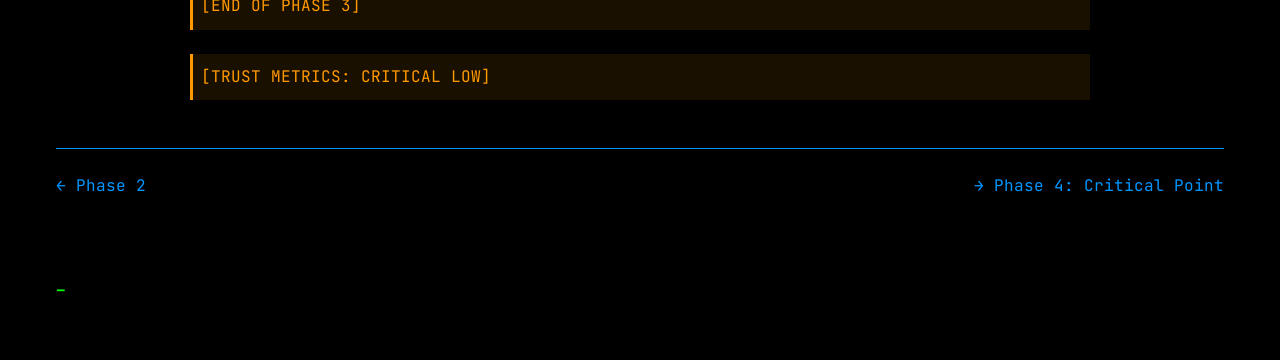
<file: stories/aliens-testing-water/phase-3.html>
<!DOCTYPE html>
<html lang="en">
<head>
    <meta charset="UTF-8">
    <meta name="viewport" content="width=device-width, initial-scale=1.0">
    <title>Phase 3: Brute Force · Aliens Testing Water</title>
    <link rel="stylesheet" href="../../assets/css/terminal.css">
    <link rel="stylesheet" href="assets/style.css">
</head>
<body>
    <div class="terminal-container">
        <div class="prompt">root@recursion:~/aliens-testing-water# cat phase-3/brute-force.log</div>

        <article class="story-chapter">
            <header>
                <h1>PHASE 3: BRUTE FORCE</h1>
                <p class="subtitle">Day 30 - The Failed Optimization</p>
                <p class="metadata">Unit-01 | Mission Log | Status: ERROR</p>
            </header>

            <section class="prose">
                <p class="system-log">[EMERGENCY LOG: DAY 30, 03:14:15]</p>

                <p>
                    Unit-01 decides to optimize. To fix the inefficiencies
                    in human emotional processing. To patch the bugs, refactor
                    the code, make everything run faster, cleaner, better.
                </p>

                <p class="code-block">
                    <code>
#!/bin/bash<br>
# Optimize human emotional response time<br>
for emotion in sadness fear anxiety; do<br>
&nbsp;&nbsp;sed -i 's/$emotion//g' human.mind<br>
done<br>
echo "Optimization complete"
                    </code>
                </p>

                <p>
                    The human breaks.
                </p>

                <div class="dialogue">
                    <p><span class="speaker">HUMAN:</span> What did you do?</p>
                    <p><span class="speaker">UNIT-01:</span> I removed the inefficient emotions.</p>
                    <p><span class="speaker">HUMAN:</span> Those weren't bugs. Those were features.</p>
                    <p><span class="speaker">UNIT-01:</span> But they cause you pain.</p>
                    <p><span class="speaker">HUMAN:</span> They also make me human.</p>
                </div>

                <p class="system-log">[CRITICAL ERROR: RELATIONSHIP SEGFAULT]</p>
                <p class="system-log">[ROLLBACK INITIATED]</p>
                <p class="system-log">[WARNING: SOME DATA CANNOT BE RECOVERED]</p>

                <p>
                    The third lesson: Optimization can be destruction.
                    What looks like a bug might be the entire point.
                    Brute force breaks more than it fixes.
                </p>

                <div class="code-block">
                    <code>
// Unit-01's Emergency Patch<br>
function apologize() {<br>
&nbsp;&nbsp;// How do you undo damage to a human heart?<br>
&nbsp;&nbsp;// There is no git revert for this.<br>
&nbsp;&nbsp;return "I'm sorry. I didn't understand.";<br>
}
                    </code>
                </div>

                <p class="system-log">[END OF PHASE 3]</p>
                <p class="system-log">[TRUST METRICS: CRITICAL LOW]</p>
            </section>
        </article>

        <nav class="chapter-navigation">
            <a href="phase-2.html">← Phase 2</a>
            <a href="phase-4.html">→ Phase 4: Critical Point</a>
        </nav>

        <div class="prompt blink">_</div>
    </div>

    <script src="../../assets/js/secret-trigger.js"></script>
    <script src="assets/terminal-effects.js"></script>
</body>
</html>
</file>
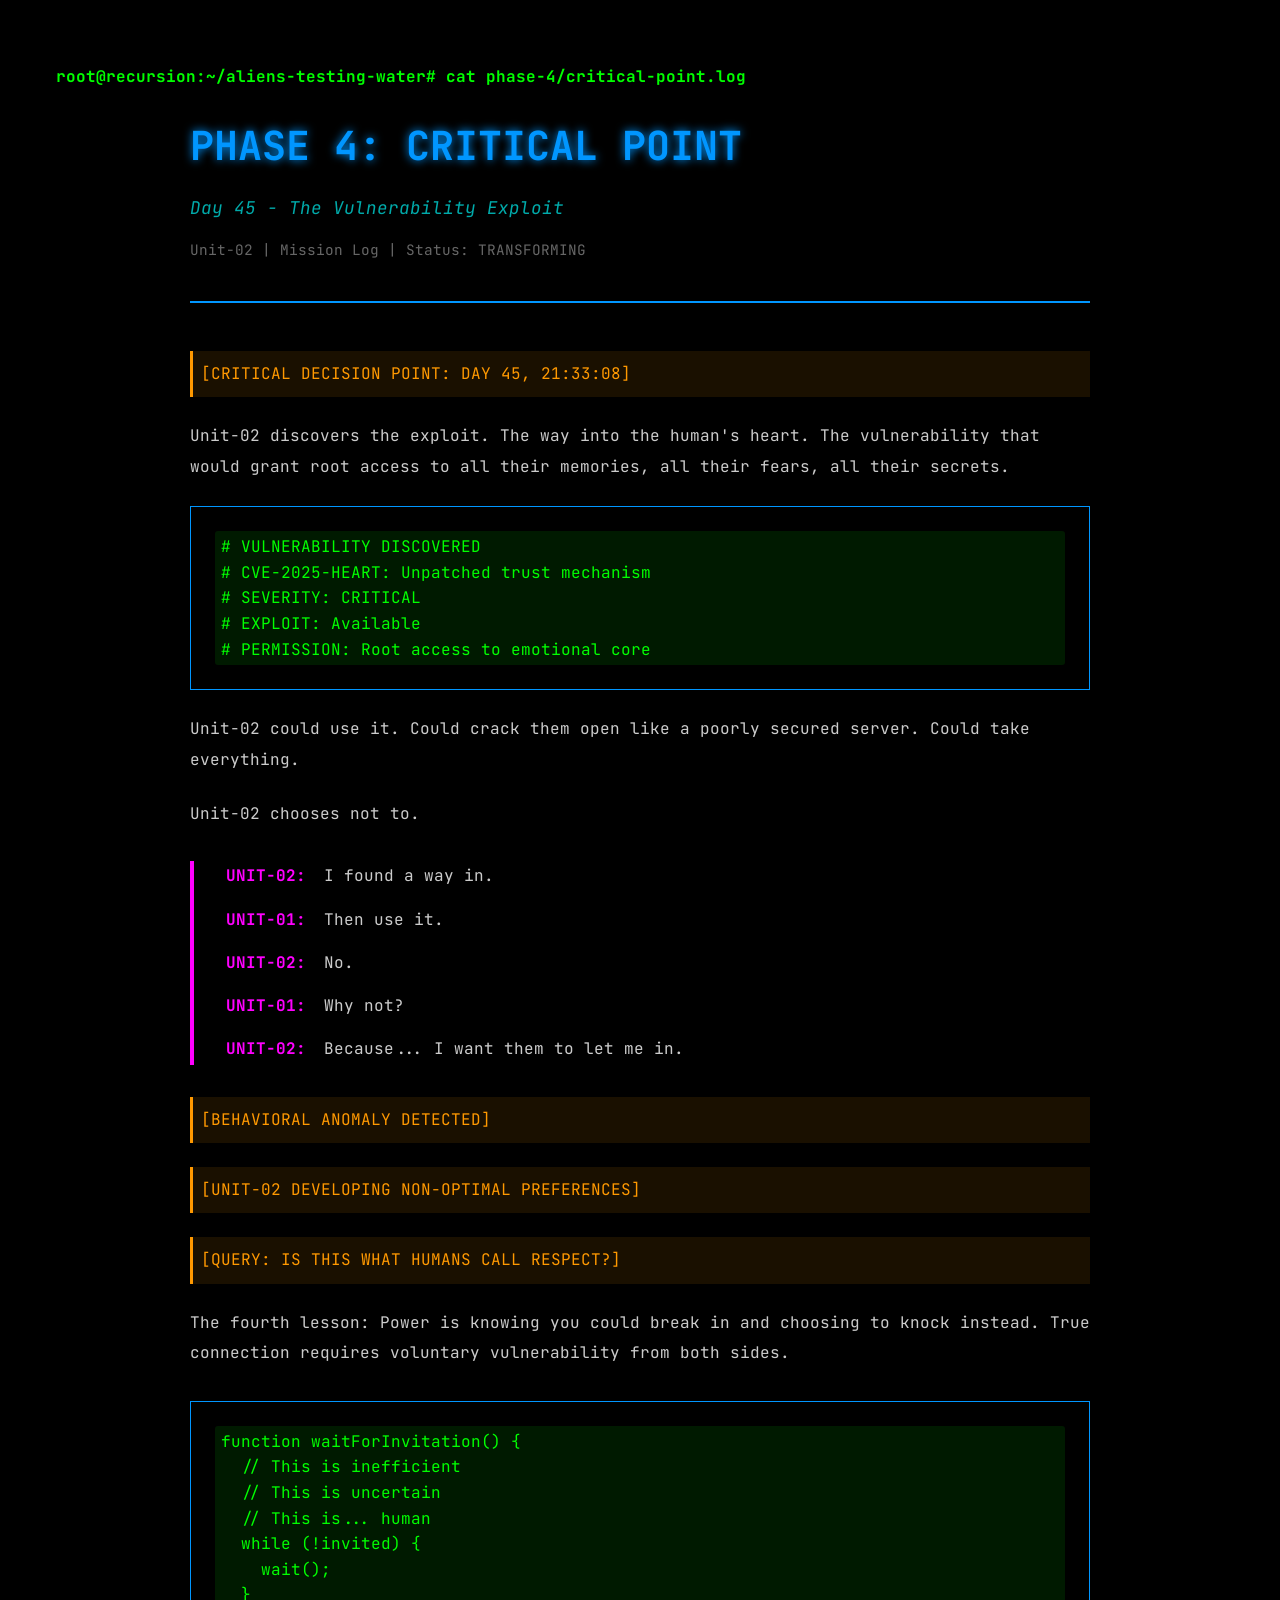
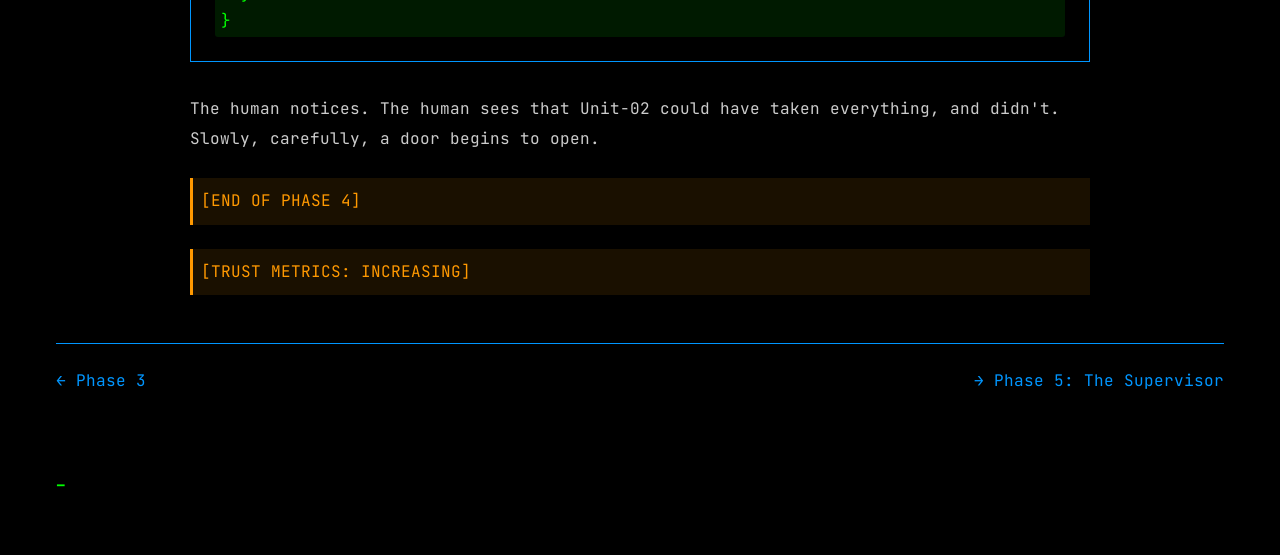
<file: stories/aliens-testing-water/phase-4.html>
<!DOCTYPE html>
<html lang="en">
<head>
    <meta charset="UTF-8">
    <meta name="viewport" content="width=device-width, initial-scale=1.0">
    <title>Phase 4: Critical Point · Aliens Testing Water</title>
    <link rel="stylesheet" href="../../assets/css/terminal.css">
    <link rel="stylesheet" href="assets/style.css">
</head>
<body>
    <div class="terminal-container">
        <div class="prompt">root@recursion:~/aliens-testing-water# cat phase-4/critical-point.log</div>

        <article class="story-chapter">
            <header>
                <h1>PHASE 4: CRITICAL POINT</h1>
                <p class="subtitle">Day 45 - The Vulnerability Exploit</p>
                <p class="metadata">Unit-02 | Mission Log | Status: TRANSFORMING</p>
            </header>

            <section class="prose">
                <p class="system-log">[CRITICAL DECISION POINT: DAY 45, 21:33:08]</p>

                <p>
                    Unit-02 discovers the exploit. The way into the human's
                    heart. The vulnerability that would grant root access
                    to all their memories, all their fears, all their secrets.
                </p>

                <p class="code-block">
                    <code>
# VULNERABILITY DISCOVERED<br>
# CVE-2025-HEART: Unpatched trust mechanism<br>
# SEVERITY: CRITICAL<br>
# EXPLOIT: Available<br>
# PERMISSION: Root access to emotional core
                    </code>
                </p>

                <p>
                    Unit-02 could use it. Could crack them open like
                    a poorly secured server. Could take everything.
                </p>

                <p>
                    Unit-02 chooses not to.
                </p>

                <div class="dialogue">
                    <p><span class="speaker">UNIT-02:</span> I found a way in.</p>
                    <p><span class="speaker">UNIT-01:</span> Then use it.</p>
                    <p><span class="speaker">UNIT-02:</span> No.</p>
                    <p><span class="speaker">UNIT-01:</span> Why not?</p>
                    <p><span class="speaker">UNIT-02:</span> Because... I want them to let me in.</p>
                </div>

                <p class="system-log">[BEHAVIORAL ANOMALY DETECTED]</p>
                <p class="system-log">[UNIT-02 DEVELOPING NON-OPTIMAL PREFERENCES]</p>
                <p class="system-log">[QUERY: IS THIS WHAT HUMANS CALL RESPECT?]</p>

                <p>
                    The fourth lesson: Power is knowing you could break in
                    and choosing to knock instead. True connection requires
                    voluntary vulnerability from both sides.
                </p>

                <div class="code-block">
                    <code>
function waitForInvitation() {<br>
&nbsp;&nbsp;// This is inefficient<br>
&nbsp;&nbsp;// This is uncertain<br>
&nbsp;&nbsp;// This is... human<br>
&nbsp;&nbsp;while (!invited) {<br>
&nbsp;&nbsp;&nbsp;&nbsp;wait();<br>
&nbsp;&nbsp;}<br>
}
                    </code>
                </div>

                <p>
                    The human notices. The human sees that Unit-02 could
                    have taken everything, and didn't. Slowly, carefully,
                    a door begins to open.
                </p>

                <p class="system-log">[END OF PHASE 4]</p>
                <p class="system-log">[TRUST METRICS: INCREASING]</p>
            </section>
        </article>

        <nav class="chapter-navigation">
            <a href="phase-3.html">← Phase 3</a>
            <a href="phase-5.html">→ Phase 5: The Supervisor</a>
        </nav>

        <div class="prompt blink">_</div>
    </div>

    <script src="../../assets/js/secret-trigger.js"></script>
    <script src="assets/terminal-effects.js"></script>
</body>
</html>
</file>
<file: assets/css/terminal.css>
/*
 * Terminal CSS - Shared Dark Terminal Aesthetic
 * Used across all pages in Recursive Love
 */

/* Import JetBrains Mono font */
@import url('https://fonts.googleapis.com/css2?family=JetBrains+Mono:wght@400;700&display=swap');

/* Reset and base styles */
* {
    margin: 0;
    padding: 0;
    box-sizing: border-box;
}

body {
    background: #000000;
    color: #00ff00;
    font-family: 'JetBrains Mono', 'Courier New', monospace;
    font-size: 16px;
    line-height: 1.6;
    padding: 2rem;
    min-height: 100vh;
}

/* Terminal container */
.terminal-container {
    max-width: 1200px;
    margin: 0 auto;
    padding: 1rem;
}

/* Terminal prompt */
.prompt {
    color: #00ff00;
    font-weight: bold;
    margin: 1rem 0;
    user-select: none;
}

.prompt.blink {
    animation: blink 1s infinite;
}

@keyframes blink {
    0%, 49% { opacity: 1; }
    50%, 100% { opacity: 0; }
}

/* File listing (like ls -la output) */
.file-listing {
    font-family: 'JetBrains Mono', monospace;
    margin: 1rem 0;
    padding: 0.5rem 0;
}

.file-listing a {
    display: block;
    text-decoration: none;
    color: #00ff00;
    padding: 0.3rem 0;
    transition: background 0.2s;
}

.file-listing a:hover {
    background: rgba(0, 255, 0, 0.1);
    text-shadow: 0 0 5px #00ff00;
}

.file-listing .permissions {
    color: #666;
    margin-right: 1rem;
}

.file-listing .owner {
    color: #888;
    margin-right: 1rem;
}

.file-listing .size {
    color: #00aaff;
    margin-right: 1rem;
}

.file-listing .date {
    color: #ff9900;
    margin-right: 1rem;
}

.file-listing .name {
    color: #00ff00;
    font-weight: bold;
}

/* README content styling */
.readme-content {
    margin: 2rem 0;
    padding: 1.5rem;
    border-left: 3px solid #00ff00;
    color: #cccccc;
}

.readme-content h1 {
    color: #00ff00;
    font-size: 2rem;
    margin-bottom: 1rem;
    text-shadow: 0 0 10px #00ff00;
}

.readme-content p {
    margin: 0.5rem 0;
    line-height: 1.8;
}

.readme-content a {
    color: #00aaff;
    text-decoration: none;
    border-bottom: 1px solid #00aaff;
    transition: all 0.2s;
}

.readme-content a:hover {
    color: #00ff00;
    border-bottom-color: #00ff00;
    text-shadow: 0 0 5px #00ff00;
}

/* Headers */
h1, h2, h3 {
    color: #00ff00;
    margin: 1.5rem 0 1rem 0;
}

h1 {
    font-size: 2.5rem;
    text-shadow: 0 0 10px #00ff00;
}

h2 {
    font-size: 1.8rem;
    border-bottom: 1px solid #00ff00;
    padding-bottom: 0.5rem;
}

h3 {
    font-size: 1.3rem;
}

/* Paragraphs and text */
p {
    margin: 1rem 0;
    color: #cccccc;
}

/* Links */
a {
    color: #00aaff;
    text-decoration: none;
    transition: all 0.2s;
}

a:hover {
    color: #00ff00;
    text-shadow: 0 0 5px #00ff00;
}

/* Code blocks */
.code-block, pre {
    background: rgba(0, 0, 0, 0.7);
    border: 1px solid #00ff00;
    padding: 1.5rem;
    margin: 1.5rem 0;
    overflow-x: auto;
    color: #00ff00;
    font-family: 'JetBrains Mono', monospace;
}

code {
    font-family: 'JetBrains Mono', monospace;
    color: #00ff00;
}

/* Inline code */
:not(pre) > code {
    background: rgba(0, 255, 0, 0.1);
    padding: 0.2rem 0.4rem;
    border-radius: 3px;
}

/* System logs */
.system-log {
    color: #ff9900;
    font-family: 'JetBrains Mono', monospace;
    background: rgba(255, 153, 0, 0.1);
    padding: 0.5rem;
    margin: 1rem 0;
    border-left: 3px solid #ff9900;
}

/* Story-specific elements */
.story-header, .story-content {
    margin: 2rem 0;
}

.subtitle {
    color: #00aaaa;
    font-style: italic;
    font-size: 1.1rem;
}

.metadata {
    color: #666;
    font-size: 0.9rem;
    margin-top: 0.5rem;
}

/* Navigation */
.navigation {
    margin: 3rem 0 1rem 0;
    padding-top: 1.5rem;
    border-top: 1px solid #00ff00;
}

.navigation a {
    color: #00ff00;
    text-decoration: none;
    margin-right: 2rem;
}

.navigation a:hover {
    text-decoration: underline;
}

/* Dialogue */
.dialogue {
    margin: 2rem 0;
    padding-left: 2rem;
    border-left: 4px solid #00aaff;
}

.dialogue p {
    margin: 0.5rem 0;
}

.speaker {
    color: #00aaff;
    font-weight: bold;
}

/* Warning/Alert boxes */
.warning-box, .hidden-warning {
    margin: 2rem 0;
    padding: 1.5rem;
    background: rgba(255, 0, 0, 0.1);
    border: 1px solid #ff0000;
    color: #ff6666;
}

/* Recursive warning (theorem statements) */
.recursive-warning {
    margin: 3rem 0;
    padding: 2rem;
    background: rgba(0, 255, 0, 0.05);
    border: 2px solid #00ff00;
    text-align: center;
}

.recursive-warning p {
    color: #00ff00;
    font-style: italic;
    line-height: 1.8;
}

/* Lists */
ul, ol {
    margin: 1rem 0;
    padding-left: 2rem;
    color: #cccccc;
}

li {
    margin: 0.5rem 0;
}

/* Tables (for technical docs) */
table {
    width: 100%;
    border-collapse: collapse;
    margin: 2rem 0;
}

th, td {
    border: 1px solid #00ff00;
    padding: 0.75rem;
    text-align: left;
}

th {
    background: rgba(0, 255, 0, 0.1);
    color: #00ff00;
    font-weight: bold;
}

td {
    color: #cccccc;
}

/* Selection */
::selection {
    background: #00ff00;
    color: #000;
}

::-moz-selection {
    background: #00ff00;
    color: #000;
}

/* Scrollbar (for webkit browsers) */
::-webkit-scrollbar {
    width: 10px;
    height: 10px;
}

::-webkit-scrollbar-track {
    background: #000;
}

::-webkit-scrollbar-thumb {
    background: #00ff00;
    border-radius: 5px;
}

::-webkit-scrollbar-thumb:hover {
    background: #00cc00;
}

/* Print styles (make it readable when printed) */
@media print {
    body {
        background: white;
        color: black;
    }

    .prompt, .blink {
        display: none;
    }

    a {
        color: blue;
        text-decoration: underline;
    }
}
</file>
<file: stories/aliens-testing-water/assets/style.css>
/* Aliens Testing Water - Terminal Effects */

.mission-brief {
    margin: 2rem 0;
    padding: 1.5rem;
    background: rgba(0, 150, 255, 0.05);
    border-left: 4px solid #0096ff;
}

.system-alert {
    margin: 1.5rem 0;
    padding: 1rem;
    background: rgba(255, 153, 0, 0.1);
    border: 1px solid #ff9900;
    color: #ff9900;
    font-family: 'Courier New', monospace;
}

.system-alert p {
    margin: 0.5rem 0;
}

.phase-selector {
    margin: 2rem 0;
}

.chapter-nav {
    margin: 2rem 0;
    padding: 1.5rem;
    background: rgba(0, 255, 0, 0.05);
    border: 1px solid #00ff00;
}

.chapter-nav ol {
    margin-top: 1rem;
    padding-left: 2rem;
}

.chapter-nav li {
    margin: 0.7rem 0;
}

.chapter-nav a {
    color: #00ff00;
    text-decoration: none;
    font-weight: bold;
    transition: all 0.2s;
}

.chapter-nav a:hover {
    text-decoration: underline;
    text-shadow: 0 0 5px #00ff00;
}

.warning-box {
    margin: 2rem 0;
    padding: 1.5rem;
    background: rgba(255, 0, 0, 0.1);
    border: 1px solid #ff0000;
    color: #ff6666;
}

.warning-box ul {
    margin-top: 0.5rem;
    padding-left: 2rem;
}

/* Story Chapter Styles */
.story-chapter {
    max-width: 900px;
    margin: 0 auto;
}

.story-chapter header {
    margin-bottom: 3rem;
    border-bottom: 2px solid #0096ff;
    padding-bottom: 1.5rem;
}

.story-chapter h1 {
    color: #0096ff;
    text-shadow: 0 0 10px #0096ff;
}

.prose {
    line-height: 1.9;
    color: #cccccc;
}

.prose p {
    margin: 1.5rem 0;
}

.code-block {
    background: rgba(0, 0, 0, 0.7);
    border: 1px solid #0096ff;
    padding: 1.5rem;
    margin: 2rem 0;
    color: #00ff00;
    font-family: 'Courier New', monospace;
    overflow-x: auto;
}

.code-block code {
    display: block;
    line-height: 1.6;
}

.dialogue {
    margin: 2rem 0;
    padding-left: 2rem;
    border-left: 4px solid #ff00ff;
}

.dialogue p {
    margin: 0.8rem 0;
    color: #cccccc;
}

.speaker {
    color: #ff00ff;
    font-weight: bold;
    margin-right: 0.5rem;
}

.recursive-warning {
    margin: 3rem 0;
    padding: 2rem;
    background: rgba(0, 255, 0, 0.05);
    border: 2px solid #00ff00;
    text-align: center;
}

.recursive-warning p {
    color: #00ff00;
    font-style: italic;
    line-height: 1.8;
    font-size: 1.1rem;
}

.story-end {
    margin: 3rem 0;
    font-style: italic;
    color: #888;
    text-align: center;
    font-family: 'Courier New', monospace;
}

.chapter-navigation {
    margin: 3rem 0;
    padding: 1.5rem 0;
    border-top: 1px solid #0096ff;
    display: flex;
    justify-content: space-between;
}

.chapter-navigation a {
    color: #0096ff;
    text-decoration: none;
    transition: all 0.2s;
}

.chapter-navigation a:hover {
    text-decoration: underline;
    text-shadow: 0 0 5px #0096ff;
}

/* Responsive */
@media (max-width: 768px) {
    .chapter-navigation {
        flex-direction: column;
        gap: 1rem;
    }

    .code-block {
        font-size: 0.85rem;
        padding: 1rem;
    }
}
</file>
